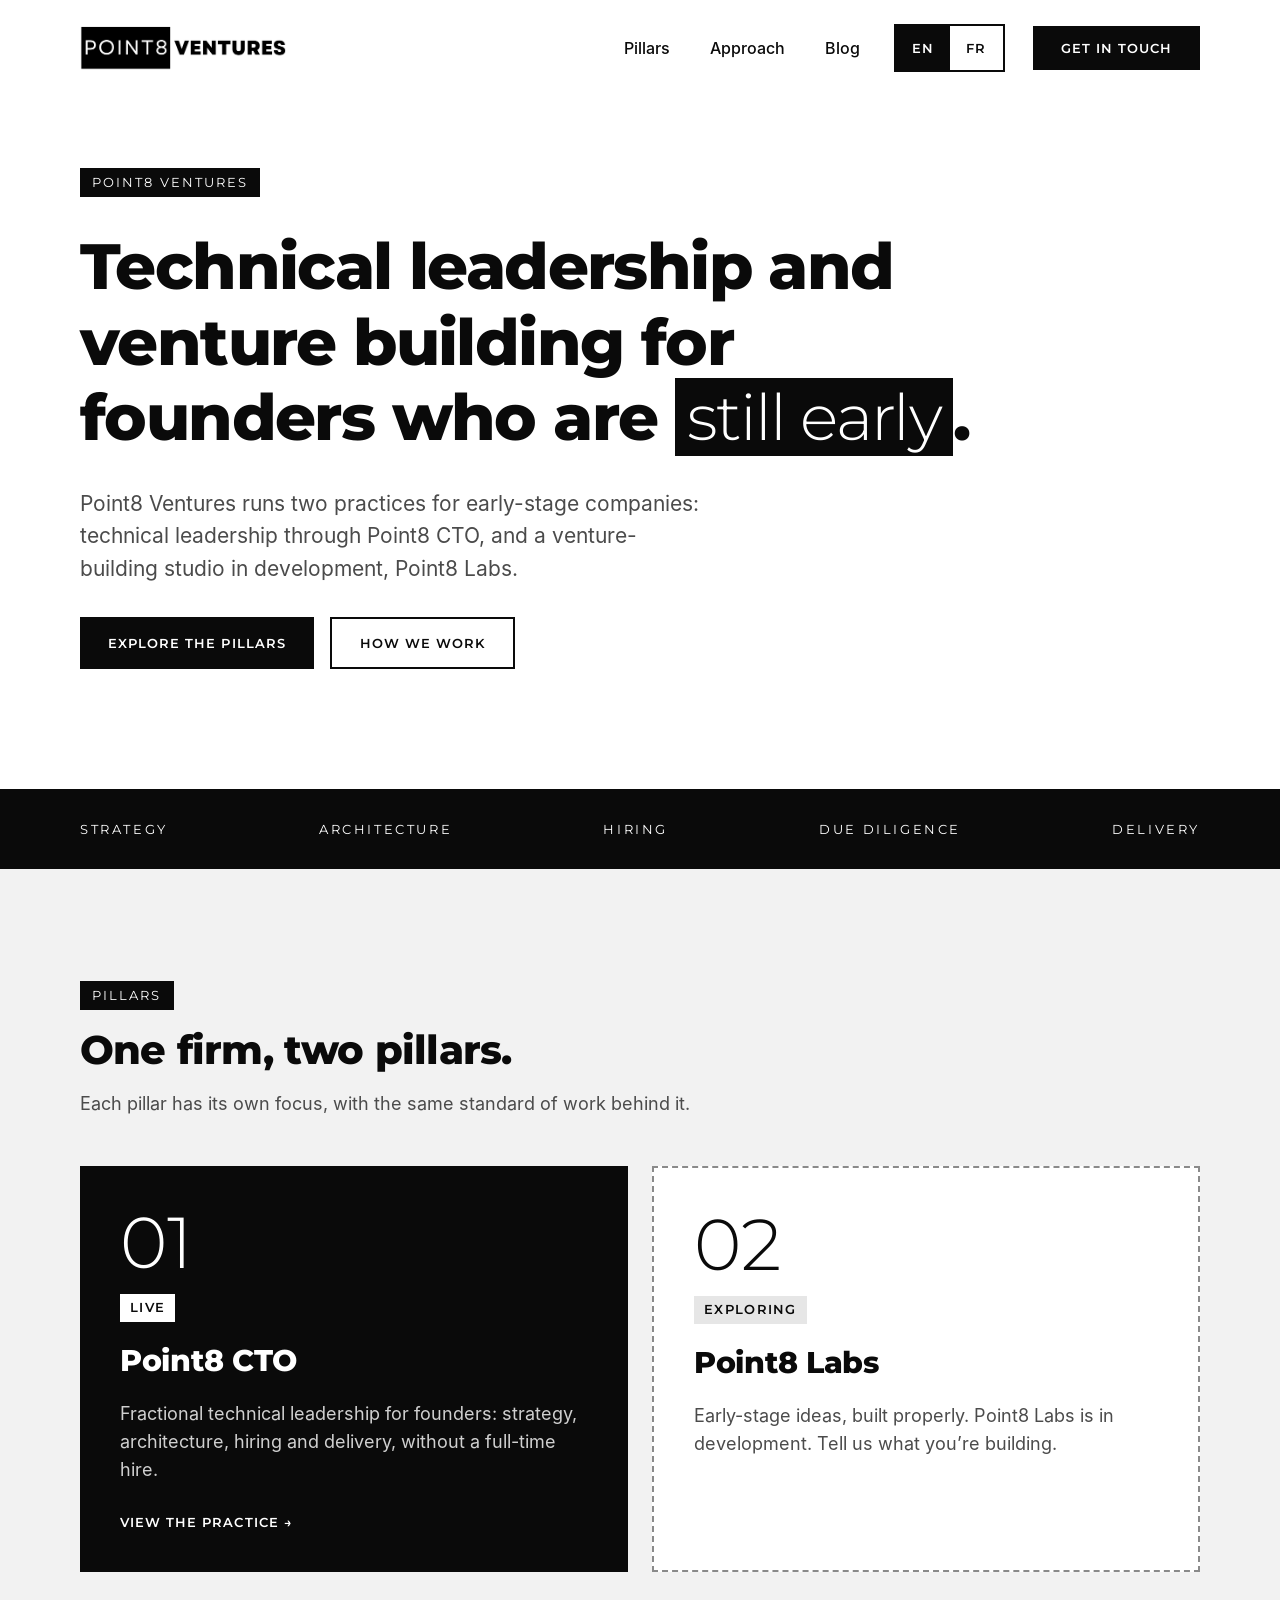
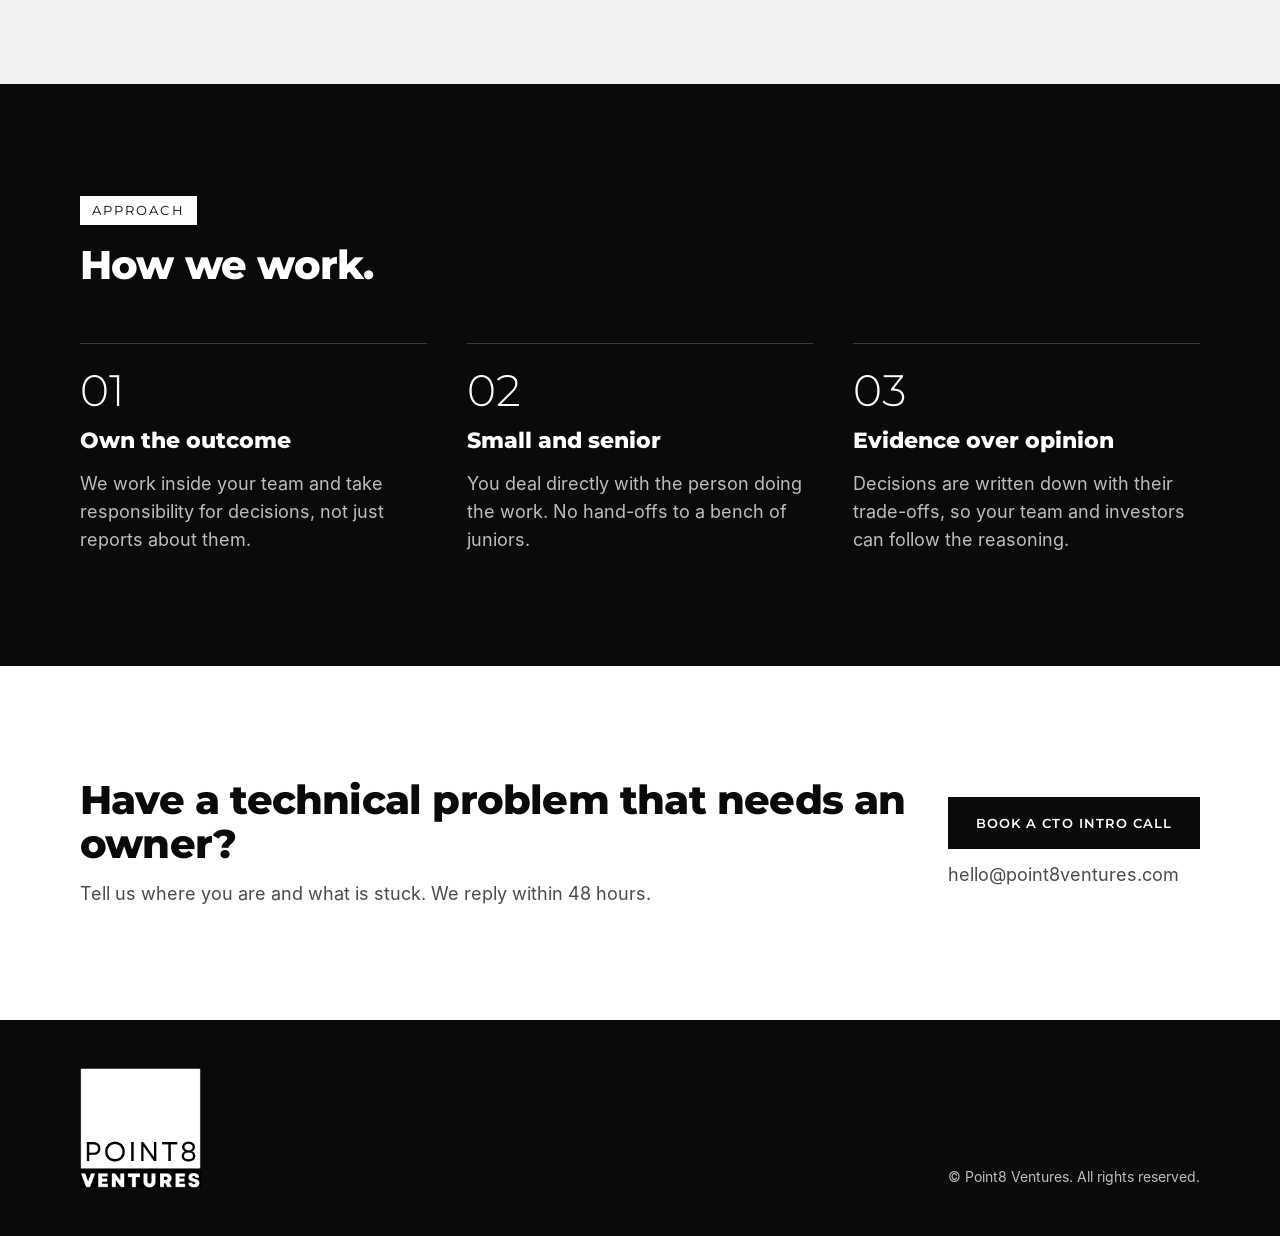
<file: index.html>
<!doctype html>
<html lang="en">
<head>
<meta charset="utf-8">
<meta name="viewport" content="width=device-width, initial-scale=1">
<title>Point8 Ventures | Technical leadership and venture building</title>
<meta name="description" content="Point8 Ventures runs two practices for early-stage companies: fractional technical leadership (Point8 CTO) and a venture-building studio in development (Point8 Labs).">
<meta name="theme-color" content="#0A0A0A">
<meta property="og:type" content="website">
<meta property="og:title" content="Point8 Ventures | Technical leadership and venture building">
<meta property="og:description" content="Point8 Ventures runs two practices for early-stage companies: fractional technical leadership (Point8 CTO) and a venture-building studio in development (Point8 Labs).">
<meta property="og:image" content="/assets/og-image.png">
<link rel="icon" type="image/png" href="/assets/favicon.png">
<link rel="apple-touch-icon" href="/assets/apple-touch-icon.png">
<link rel="stylesheet" href="/assets/site.css">
</head>
<body>
<div style="width: 100%; background: #FFFFFF; color: #0A0A0A; font-family: 'Inter', system-ui, sans-serif; font-size: 18px; line-height: 1.55">
<a class="skip" href="#main">Skip to content</a>
<header>
<!-- NAV -->
<div style="max-width: 1200px; margin: 0 auto; box-sizing: border-box; padding: 24px clamp(20px, 5vw, 40px); display: flex; flex-wrap: wrap; align-items: center; justify-content: space-between; gap: 16px">
<a href="/" style="display: block; line-height: 0"><img src="/assets/logo-horizontal.png" alt="Point8 Ventures" style="height: 44px; width: auto; display: block"></a>
<nav aria-label="Primary" style="display: flex; flex-wrap: wrap; align-items: center; gap: 28px">
<a href="#pillars" style="display: inline-flex; align-items: center; min-height: 44px; padding: 0 6px; color: #0A0A0A; text-decoration: none; font-weight: 500; font-size: 16px">Pillars</a>
<a href="#approach" style="display: inline-flex; align-items: center; min-height: 44px; padding: 0 6px; color: #0A0A0A; text-decoration: none; font-weight: 500; font-size: 16px">Approach</a>
<a href="/blog/" style="display: inline-flex; align-items: center; min-height: 44px; padding: 0 6px; color: #0A0A0A; text-decoration: none; font-weight: 500; font-size: 16px">Blog</a>
<div role="group" aria-label="Language / Langue" style="display: inline-flex; border: 2px solid #0A0A0A"><a href="/" lang="en" aria-current="page" style="display: inline-flex; align-items: center; min-height: 44px; padding: 0 16px; box-sizing: border-box; text-decoration: none; font-family: 'Montserrat', sans-serif; font-weight: 600; font-size: 13px; letter-spacing: 0.08em; background: #0A0A0A; color: #FFFFFF">EN</a><a href="/fr/" lang="fr" style="display: inline-flex; align-items: center; min-height: 44px; padding: 0 16px; box-sizing: border-box; text-decoration: none; font-family: 'Montserrat', sans-serif; font-weight: 600; font-size: 13px; letter-spacing: 0.08em; background: transparent; color: #0A0A0A">FR</a></div>
<a href="#contact" style="display: inline-flex; align-items: center; min-height: 44px; padding: 0 28px; box-sizing: border-box; text-decoration: none; font-family: 'Montserrat', sans-serif; font-weight: 600; font-size: 13px; letter-spacing: 0.08em; text-transform: uppercase; background: #0A0A0A; color: #FFFFFF">Get in touch</a>
</nav>
</div>

</header>
<main id="main"><!-- HERO -->
<div style="max-width: 1200px; margin: 0 auto; box-sizing: border-box; padding: clamp(40px, 12vw, 72px) clamp(20px, 5vw, 40px) clamp(66px, 12vw, 120px); display: flex; flex-wrap: wrap; align-items: center; gap: 56px">
<div style="flex: 1 1 520px; min-width: 0; max-width: 940px; display: flex; flex-direction: column; gap: 32px">
<span style="align-self: flex-start; display: inline-block; background: #0A0A0A; color: #FFFFFF; font-family: 'Montserrat', sans-serif; font-weight: 400; font-size: 13px; letter-spacing: 0.16em; text-transform: uppercase; padding: 8px 12px; line-height: 1">Point8 Ventures</span>
<h1 style="margin: 0; font-family: 'Montserrat', sans-serif; font-weight: 800; font-size: clamp(36px, 9vw, 64px); line-height: 1.18; letter-spacing: -0.025em">Technical leadership and venture building for founders who are <span style="background: #0A0A0A; color: #FFFFFF; font-weight: 300; padding: 0 12px; -webkit-box-decoration-break: clone; box-decoration-break: clone">still early</span>.</h1>
<p style="margin: 0; font-size: 21px; color: #4B4B4B; max-width: 620px">Point8 Ventures runs two practices for early-stage companies: technical leadership through Point8 CTO, and a venture-building studio in development, Point8 Labs.</p>
<div style="display: flex; flex-wrap: wrap; gap: 16px">
<a href="#pillars" style="display: inline-flex; align-items: center; min-height: 52px; padding: 0 28px; box-sizing: border-box; text-decoration: none; font-family: 'Montserrat', sans-serif; font-weight: 600; font-size: 13px; letter-spacing: 0.08em; text-transform: uppercase; background: #0A0A0A; color: #FFFFFF">Explore the pillars</a>
<a href="#approach" style="display: inline-flex; align-items: center; min-height: 52px; padding: 0 28px; box-sizing: border-box; text-decoration: none; font-family: 'Montserrat', sans-serif; font-weight: 600; font-size: 13px; letter-spacing: 0.08em; text-transform: uppercase; border: 2px solid #0A0A0A; color: #0A0A0A">How we work</a>
</div>
</div>
</div>

<!-- BAND -->
<div style="background: #0A0A0A; color: #FFFFFF">
<ul style="max-width: 1200px; margin: 0 auto; box-sizing: border-box; list-style: none; padding: 30px clamp(20px, 5vw, 40px); display: flex; flex-wrap: wrap; justify-content: space-between; gap: 14px 36px; font-family: 'Montserrat', sans-serif; font-weight: 400; font-size: 13px; letter-spacing: 0.2em; text-transform: uppercase">
<li>Strategy</li><li>Architecture</li><li>Hiring</li><li>Due diligence</li><li>Delivery</li>
</ul>
</div>

<!-- PILLARS -->
<div id="pillars" style="background: #F2F2F2">
<div style="max-width: 1200px; margin: 0 auto; box-sizing: border-box; padding: clamp(62px, 12vw, 112px) clamp(20px, 5vw, 40px); display: flex; flex-direction: column; gap: 48px">
<div style="display: flex; flex-direction: column; gap: 18px; max-width: 640px">
<span style="align-self: flex-start; display: inline-block; background: #0A0A0A; color: #FFFFFF; font-family: 'Montserrat', sans-serif; font-weight: 400; font-size: 13px; letter-spacing: 0.16em; text-transform: uppercase; padding: 8px 12px; line-height: 1">Pillars</span>
<h2 style="margin: 0; font-family: 'Montserrat', sans-serif; font-weight: 800; font-size: clamp(28px, 6.5vw, 40px); line-height: 1.1; letter-spacing: -0.02em; color: #0A0A0A">One firm, two pillars.</h2>
<p style="margin: 0; color: #4B4B4B">Each pillar has its own focus, with the same standard of work behind it.</p>
</div>
<div style="display: flex; flex-wrap: wrap; gap: 24px">
<a href="/cto/" style="flex: 1 1 440px; min-width: 0; box-sizing: border-box; display: flex; flex-direction: column; gap: 16px; padding: clamp(24px, 6vw, 40px); background: #0A0A0A; color: #FFFFFF; text-decoration: none">
<span aria-hidden="true" style="font-family: 'Montserrat', sans-serif; font-weight: 300; font-size: clamp(48px, 12vw, 72px); line-height: 1">01</span>
<span style="align-self: flex-start; display: inline-block; background: #FFFFFF; color: #0A0A0A; font-family: 'Montserrat', sans-serif; font-weight: 600; font-size: 13px; letter-spacing: 0.1em; text-transform: uppercase; padding: 6px 10px; line-height: 1.2">Live</span>
<span style="font-family: 'Montserrat', sans-serif; font-weight: 800; font-size: 30px; letter-spacing: -0.01em">Point8 CTO</span>
<span style="color: #D0D0D0">Fractional technical leadership for founders: strategy, architecture, hiring and delivery, without a full-time hire.</span>
<span style="margin-top: auto; padding-top: 12px; font-family: 'Montserrat', sans-serif; font-weight: 600; font-size: 13px; letter-spacing: 0.08em; text-transform: uppercase">View the practice →</span>
</a>
<div style="flex: 1 1 440px; min-width: 0; box-sizing: border-box; display: flex; flex-direction: column; gap: 16px; padding: clamp(24px, 6vw, 40px); background: #FFFFFF; border: 2px dashed #8A8A8A">
<span aria-hidden="true" style="font-family: 'Montserrat', sans-serif; font-weight: 300; font-size: clamp(48px, 12vw, 72px); line-height: 1">02</span>
<span style="align-self: flex-start; display: inline-block; background: #E6E6E6; color: #0A0A0A; font-family: 'Montserrat', sans-serif; font-weight: 600; font-size: 13px; letter-spacing: 0.1em; text-transform: uppercase; padding: 6px 10px; line-height: 1.2">Exploring</span>
<span style="font-family: 'Montserrat', sans-serif; font-weight: 800; font-size: 30px; letter-spacing: -0.01em">Point8 Labs</span>
<span style="color: #4B4B4B">Early-stage ideas, built properly. Point8 Labs is in development. Tell us what you’re building.</span>
</div>
</div>
</div>
</div>

<!-- APPROACH -->
<div id="approach" style="background: #0A0A0A; color: #FFFFFF">
<div style="max-width: 1200px; margin: 0 auto; box-sizing: border-box; padding: clamp(62px, 12vw, 112px) clamp(20px, 5vw, 40px); display: flex; flex-direction: column; gap: 56px">
<div style="display: flex; flex-direction: column; gap: 18px; max-width: 640px">
<span style="align-self: flex-start; display: inline-block; background: #FFFFFF; color: #0A0A0A; font-family: 'Montserrat', sans-serif; font-weight: 400; font-size: 13px; letter-spacing: 0.16em; text-transform: uppercase; padding: 8px 12px; line-height: 1">Approach</span>
<h2 style="margin: 0; font-family: 'Montserrat', sans-serif; font-weight: 800; font-size: clamp(28px, 6.5vw, 40px); line-height: 1.1; letter-spacing: -0.02em; color: #FFFFFF">How we work.</h2>
</div>
<div style="display: flex; flex-wrap: wrap; gap: 40px">
<div style="flex: 1 1 280px; min-width: 0; display: flex; flex-direction: column; gap: 12px; border-top: 1px solid #3A3A3A; padding-top: 24px">
<span aria-hidden="true" style="font-family: 'Montserrat', sans-serif; font-weight: 300; font-size: clamp(34px, 8vw, 44px); line-height: 1; color: #FFFFFF">01</span>
<span style="font-family: 'Montserrat', sans-serif; font-weight: 800; font-size: 22px; color: #FFFFFF">Own the outcome</span>
<span style="color: #BDBDBD">We work inside your team and take responsibility for decisions, not just reports about them.</span>
</div>
<div style="flex: 1 1 280px; min-width: 0; display: flex; flex-direction: column; gap: 12px; border-top: 1px solid #3A3A3A; padding-top: 24px">
<span aria-hidden="true" style="font-family: 'Montserrat', sans-serif; font-weight: 300; font-size: clamp(34px, 8vw, 44px); line-height: 1; color: #FFFFFF">02</span>
<span style="font-family: 'Montserrat', sans-serif; font-weight: 800; font-size: 22px; color: #FFFFFF">Small and senior</span>
<span style="color: #BDBDBD">You deal directly with the person doing the work. No hand-offs to a bench of juniors.</span>
</div>
<div style="flex: 1 1 280px; min-width: 0; display: flex; flex-direction: column; gap: 12px; border-top: 1px solid #3A3A3A; padding-top: 24px">
<span aria-hidden="true" style="font-family: 'Montserrat', sans-serif; font-weight: 300; font-size: clamp(34px, 8vw, 44px); line-height: 1; color: #FFFFFF">03</span>
<span style="font-family: 'Montserrat', sans-serif; font-weight: 800; font-size: 22px; color: #FFFFFF">Evidence over opinion</span>
<span style="color: #BDBDBD">Decisions are written down with their trade-offs, so your team and investors can follow the reasoning.</span>
</div>
</div>
</div>
</div>

<!-- CONTACT -->
<div id="contact" style="max-width: 1200px; margin: 0 auto; box-sizing: border-box; padding: clamp(62px, 12vw, 112px) clamp(20px, 5vw, 40px); display: flex; flex-wrap: wrap; align-items: center; justify-content: space-between; gap: 32px">
<div style="flex: 1 1 480px; min-width: 0; display: flex; flex-direction: column; gap: 14px">
<h2 style="margin: 0; font-family: 'Montserrat', sans-serif; font-weight: 800; font-size: clamp(28px, 6.5vw, 40px); line-height: 1.1; letter-spacing: -0.02em; color: #0A0A0A">Have a technical problem that needs an owner?</h2>
<p style="margin: 0; color: #4B4B4B">Tell us where you are and what is stuck. We reply within 48 hours.</p>
</div>
<div style="display: flex; flex-direction: column; gap: 12px; align-items: flex-start">
<a href="https://calendar.app.google/M366KqrWx67xcpdGA" style="display: inline-flex; align-items: center; min-height: 52px; padding: 0 28px; box-sizing: border-box; text-decoration: none; font-family: 'Montserrat', sans-serif; font-weight: 600; font-size: 13px; letter-spacing: 0.08em; text-transform: uppercase; background: #0A0A0A; color: #FFFFFF">Book a CTO intro call</a>
<span style="color: #4B4B4B">hello@point8ventures.com</span>
</div>
</div>

</main>
<footer><!-- FOOTER -->
<div style="background: #0A0A0A; color: #BDBDBD">
<div style="max-width: 1200px; margin: 0 auto; box-sizing: border-box; padding: 48px clamp(20px, 5vw, 40px); display: flex; flex-wrap: wrap; align-items: flex-end; justify-content: space-between; gap: 24px; font-size: 14px">
<img src="/assets/logo-stacked.png" alt="Point8 Ventures" style="height: 120px; width: auto; display: block; filter: invert(1)">
<div style="display: flex; flex-direction: column; gap: 6px; text-align: right">
<span>© Point8 Ventures. All rights reserved.</span>
<!-- <span>[YOUR CITY] · [LINKEDIN URL]</span> -->
</div>
</div>
</div>
</footer>
</div>
</body>
</html>
</file>
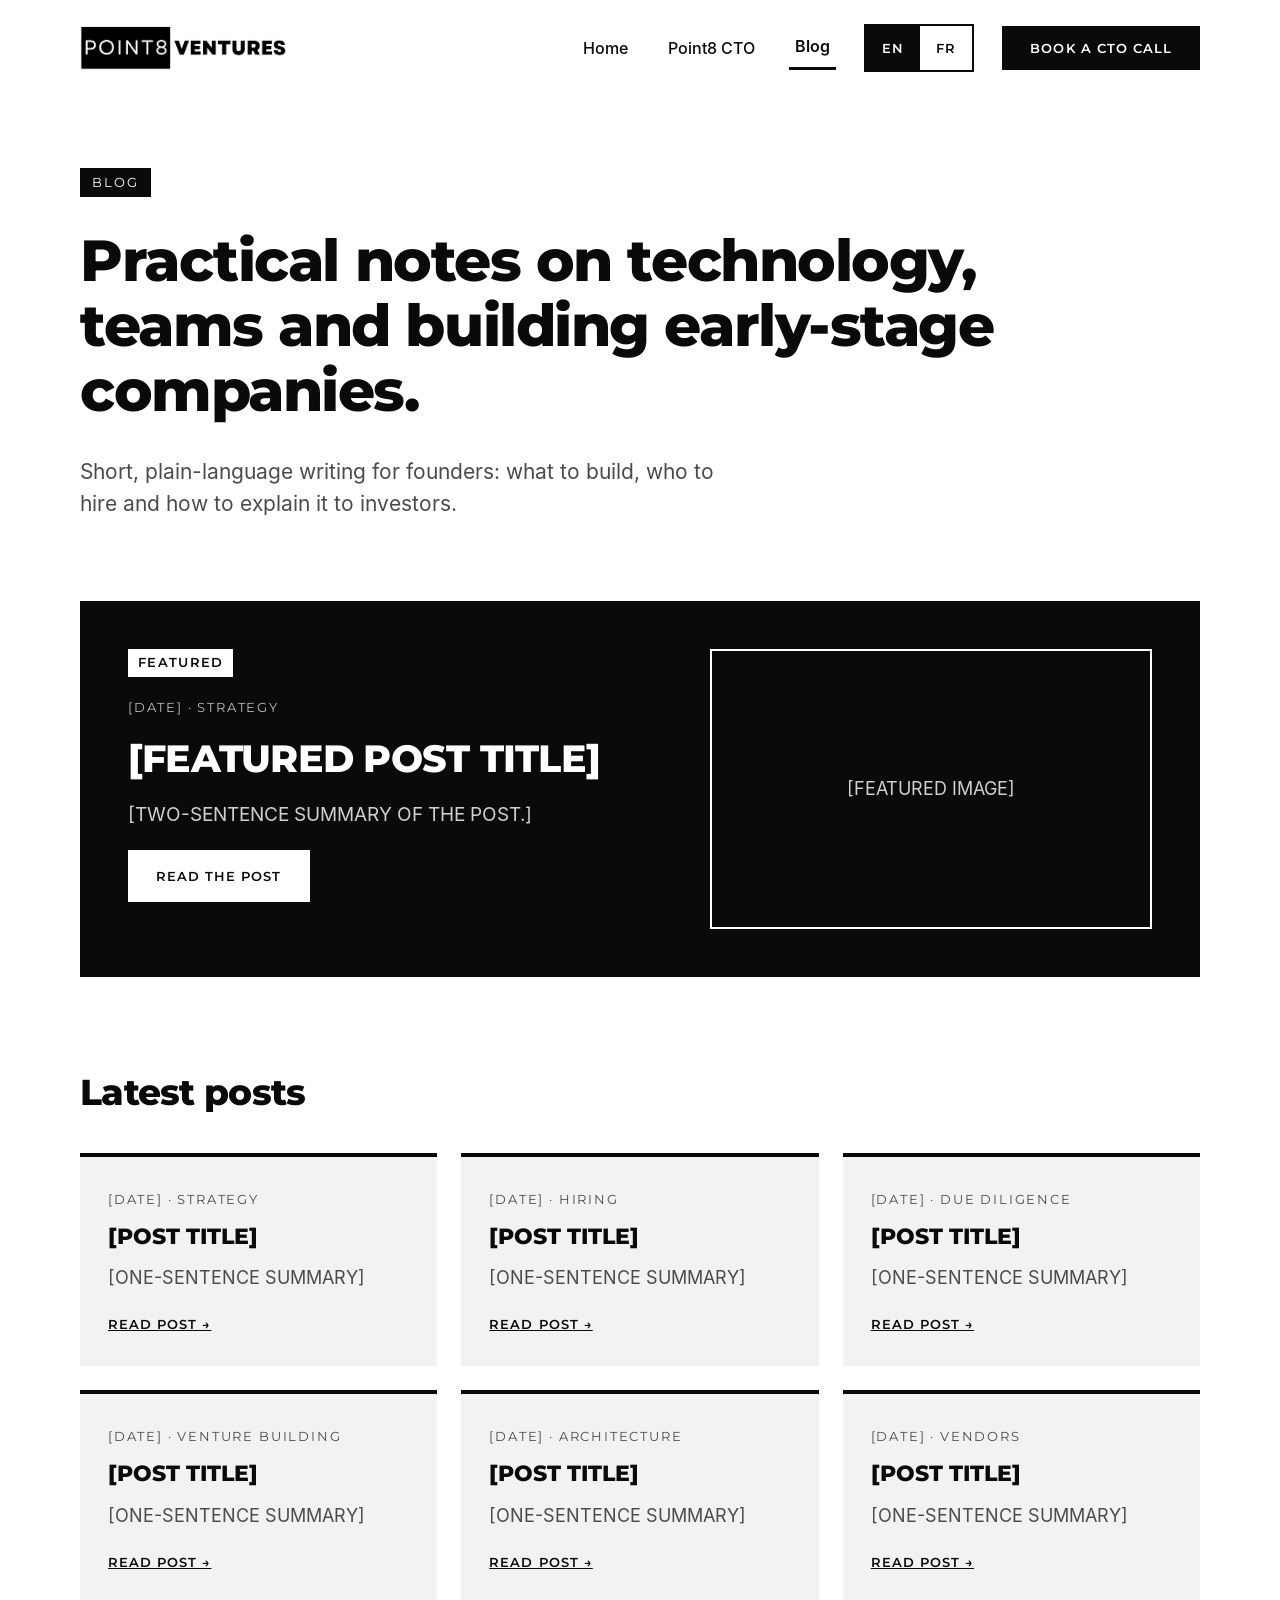
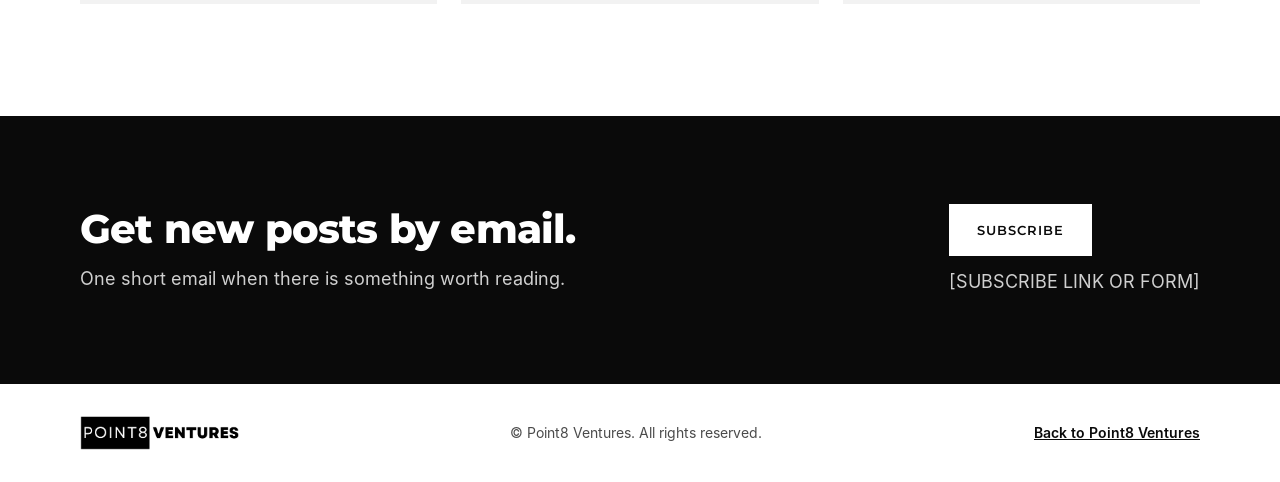
<file: blog/index.html>
<!doctype html>
<html lang="en">
<head>
<meta charset="utf-8">
<meta name="viewport" content="width=device-width, initial-scale=1">
<title>Blog | Point8 Ventures</title>
<meta name="description" content="Practical notes on technology, teams and building early-stage companies, for founders.">
<meta name="theme-color" content="#0A0A0A">
<meta property="og:type" content="website">
<meta property="og:title" content="Blog | Point8 Ventures">
<meta property="og:description" content="Practical notes on technology, teams and building early-stage companies, for founders.">
<meta property="og:image" content="/assets/og-image.png">
<link rel="icon" type="image/png" href="/assets/favicon.png">
<link rel="apple-touch-icon" href="/assets/apple-touch-icon.png">
<link rel="stylesheet" href="/assets/site.css">
</head>
<body>
<div style="width: 100%; background: #FFFFFF; color: #0A0A0A; font-family: 'Inter', system-ui, sans-serif; font-size: 18px; line-height: 1.55">
<a class="skip" href="#main">Skip to content</a>
<header>
<!-- NAV -->
<div style="max-width: 1200px; margin: 0 auto; box-sizing: border-box; padding: 24px clamp(20px, 5vw, 40px); display: flex; flex-wrap: wrap; align-items: center; justify-content: space-between; gap: 16px">
<a href="/" style="display: block; line-height: 0"><img src="/assets/logo-horizontal.png" alt="Point8 Ventures" style="height: 44px; width: auto; display: block"></a>
<nav aria-label="Primary" style="display: flex; flex-wrap: wrap; align-items: center; gap: 28px">
<a href="/" style="display: inline-flex; align-items: center; min-height: 44px; padding: 0 6px; color: #0A0A0A; text-decoration: none; font-weight: 500; font-size: 16px">Home</a>
<a href="/cto/" style="display: inline-flex; align-items: center; min-height: 44px; padding: 0 6px; color: #0A0A0A; text-decoration: none; font-weight: 500; font-size: 16px">Point8 CTO</a>
<a href="/blog/" aria-current="page" style="display: inline-flex; align-items: center; min-height: 44px; padding: 0 6px; color: #0A0A0A; text-decoration: none; font-weight: 600; font-size: 16px; border-bottom: 3px solid #0A0A0A; box-sizing: border-box">Blog</a>
<div role="group" aria-label="Language / Langue" style="display: inline-flex; border: 2px solid #0A0A0A"><a href="/blog/" lang="en" aria-current="page" style="display: inline-flex; align-items: center; min-height: 44px; padding: 0 16px; box-sizing: border-box; text-decoration: none; font-family: 'Montserrat', sans-serif; font-weight: 600; font-size: 13px; letter-spacing: 0.08em; background: #0A0A0A; color: #FFFFFF">EN</a><a href="/fr/blog/" lang="fr" style="display: inline-flex; align-items: center; min-height: 44px; padding: 0 16px; box-sizing: border-box; text-decoration: none; font-family: 'Montserrat', sans-serif; font-weight: 600; font-size: 13px; letter-spacing: 0.08em; background: transparent; color: #0A0A0A">FR</a></div>
<a href="/cto/" style="display: inline-flex; align-items: center; min-height: 44px; padding: 0 28px; box-sizing: border-box; text-decoration: none; font-family: 'Montserrat', sans-serif; font-weight: 600; font-size: 13px; letter-spacing: 0.08em; text-transform: uppercase; background: #0A0A0A; color: #FFFFFF">Book a CTO call</a>
</nav>
</div>

</header>
<main id="main"><!-- HERO -->
<div style="max-width: 1200px; margin: 0 auto; box-sizing: border-box; padding: clamp(40px, 12vw, 72px) clamp(20px, 5vw, 40px) clamp(44px, 12vw, 80px); display: flex; flex-direction: column; gap: 32px; max-width: 1200px">
<span style="align-self: flex-start; display: inline-block; background: #0A0A0A; color: #FFFFFF; font-family: 'Montserrat', sans-serif; font-weight: 400; font-size: 13px; letter-spacing: 0.16em; text-transform: uppercase; padding: 8px 12px; line-height: 1">Blog</span>
<h1 style="margin: 0; font-family: 'Montserrat', sans-serif; font-weight: 800; font-size: clamp(34px, 8.5vw, 58px); line-height: 1.12; letter-spacing: -0.025em; max-width: 920px">Practical notes on technology, teams and building early-stage companies.</h1>
<p style="margin: 0; font-size: 21px; color: #4B4B4B; max-width: 640px">Short, plain-language writing for founders: what to build, who to hire and how to explain it to investors.</p>
</div>

<!-- FEATURED -->
<div style="max-width: 1200px; margin: 0 auto; box-sizing: border-box; padding: 0 40px 96px">
<article style="box-sizing: border-box; display: flex; flex-wrap: wrap; gap: 40px; padding: clamp(24px, 6vw, 48px); background: #0A0A0A; color: #FFFFFF">
<div style="flex: 1 1 420px; min-width: 0; display: flex; flex-direction: column; gap: 20px">
<span style="align-self: flex-start; display: inline-block; background: #FFFFFF; color: #0A0A0A; font-family: 'Montserrat', sans-serif; font-weight: 600; font-size: 13px; letter-spacing: 0.1em; text-transform: uppercase; padding: 6px 10px; line-height: 1.2">Featured</span>
<p style="margin: 0; font-family: 'Montserrat', sans-serif; font-weight: 400; font-size: 13px; letter-spacing: 0.14em; text-transform: uppercase; color: #BDBDBD">[DATE] · Strategy</p>
<h2 style="margin: 0; font-family: 'Montserrat', sans-serif; font-weight: 800; font-size: clamp(28px, 6.5vw, 38px); line-height: 1.15; letter-spacing: -0.02em"><a href="#posts" style="color: #FFFFFF; text-decoration: none">[FEATURED POST TITLE]</a></h2>
<p style="margin: 0; color: #D0D0D0; font-size: 19px">[TWO-SENTENCE SUMMARY OF THE POST.]</p>
<div><a href="#posts" style="display: inline-flex; align-items: center; min-height: 52px; padding: 0 28px; box-sizing: border-box; text-decoration: none; font-family: 'Montserrat', sans-serif; font-weight: 600; font-size: 13px; letter-spacing: 0.08em; text-transform: uppercase; background: #FFFFFF; color: #0A0A0A">Read the post</a></div>
</div>
<div role="img" aria-label="Placeholder for the featured post image" style="flex: 1 1 320px; min-width: 240px; min-height: 280px; box-sizing: border-box; display: flex; align-items: center; justify-content: center; border: 2px solid #FFFFFF; color: #D0D0D0; text-align: center; padding: 24px">[FEATURED IMAGE]</div>
</article>
</div>

<!-- POSTS -->
<div id="posts" style="background: #FFFFFF">
<div style="max-width: 1200px; margin: 0 auto; box-sizing: border-box; padding: 0 clamp(20px, 5vw, 40px) clamp(62px, 12vw, 112px); display: flex; flex-direction: column; gap: 40px">
<h2 style="margin: 0; font-family: 'Montserrat', sans-serif; font-weight: 800; font-size: clamp(28px, 6vw, 36px); line-height: 1.1; letter-spacing: -0.02em; color: #0A0A0A">Latest posts</h2>
<div style="display: flex; flex-wrap: wrap; gap: 24px">
<article style="flex: 1 1 320px; min-width: 0; box-sizing: border-box; display: flex; flex-direction: column; gap: 14px; padding: 32px 28px; background: #F2F2F2; border-top: 4px solid #0A0A0A">
<p style="margin: 0; font-family: 'Montserrat', sans-serif; font-weight: 400; font-size: 13px; letter-spacing: 0.14em; text-transform: uppercase; color: #4B4B4B">[DATE] · Strategy</p>
<h3 style="margin: 0; font-family: 'Montserrat', sans-serif; font-weight: 800; font-size: 22px; line-height: 1.25"><a href="#posts" style="color: #0A0A0A; text-decoration: none">[POST TITLE]</a></h3>
<p style="margin: 0; color: #4B4B4B">[ONE-SENTENCE SUMMARY]</p>
<a href="#posts" style="margin-top: auto; padding-top: 8px; align-self: flex-start; color: #0A0A0A; font-family: 'Montserrat', sans-serif; font-weight: 600; font-size: 13px; letter-spacing: 0.08em; text-transform: uppercase">Read post →</a>
</article><article style="flex: 1 1 320px; min-width: 0; box-sizing: border-box; display: flex; flex-direction: column; gap: 14px; padding: 32px 28px; background: #F2F2F2; border-top: 4px solid #0A0A0A">
<p style="margin: 0; font-family: 'Montserrat', sans-serif; font-weight: 400; font-size: 13px; letter-spacing: 0.14em; text-transform: uppercase; color: #4B4B4B">[DATE] · Hiring</p>
<h3 style="margin: 0; font-family: 'Montserrat', sans-serif; font-weight: 800; font-size: 22px; line-height: 1.25"><a href="#posts" style="color: #0A0A0A; text-decoration: none">[POST TITLE]</a></h3>
<p style="margin: 0; color: #4B4B4B">[ONE-SENTENCE SUMMARY]</p>
<a href="#posts" style="margin-top: auto; padding-top: 8px; align-self: flex-start; color: #0A0A0A; font-family: 'Montserrat', sans-serif; font-weight: 600; font-size: 13px; letter-spacing: 0.08em; text-transform: uppercase">Read post →</a>
</article><article style="flex: 1 1 320px; min-width: 0; box-sizing: border-box; display: flex; flex-direction: column; gap: 14px; padding: 32px 28px; background: #F2F2F2; border-top: 4px solid #0A0A0A">
<p style="margin: 0; font-family: 'Montserrat', sans-serif; font-weight: 400; font-size: 13px; letter-spacing: 0.14em; text-transform: uppercase; color: #4B4B4B">[DATE] · Due diligence</p>
<h3 style="margin: 0; font-family: 'Montserrat', sans-serif; font-weight: 800; font-size: 22px; line-height: 1.25"><a href="#posts" style="color: #0A0A0A; text-decoration: none">[POST TITLE]</a></h3>
<p style="margin: 0; color: #4B4B4B">[ONE-SENTENCE SUMMARY]</p>
<a href="#posts" style="margin-top: auto; padding-top: 8px; align-self: flex-start; color: #0A0A0A; font-family: 'Montserrat', sans-serif; font-weight: 600; font-size: 13px; letter-spacing: 0.08em; text-transform: uppercase">Read post →</a>
</article><article style="flex: 1 1 320px; min-width: 0; box-sizing: border-box; display: flex; flex-direction: column; gap: 14px; padding: 32px 28px; background: #F2F2F2; border-top: 4px solid #0A0A0A">
<p style="margin: 0; font-family: 'Montserrat', sans-serif; font-weight: 400; font-size: 13px; letter-spacing: 0.14em; text-transform: uppercase; color: #4B4B4B">[DATE] · Venture building</p>
<h3 style="margin: 0; font-family: 'Montserrat', sans-serif; font-weight: 800; font-size: 22px; line-height: 1.25"><a href="#posts" style="color: #0A0A0A; text-decoration: none">[POST TITLE]</a></h3>
<p style="margin: 0; color: #4B4B4B">[ONE-SENTENCE SUMMARY]</p>
<a href="#posts" style="margin-top: auto; padding-top: 8px; align-self: flex-start; color: #0A0A0A; font-family: 'Montserrat', sans-serif; font-weight: 600; font-size: 13px; letter-spacing: 0.08em; text-transform: uppercase">Read post →</a>
</article><article style="flex: 1 1 320px; min-width: 0; box-sizing: border-box; display: flex; flex-direction: column; gap: 14px; padding: 32px 28px; background: #F2F2F2; border-top: 4px solid #0A0A0A">
<p style="margin: 0; font-family: 'Montserrat', sans-serif; font-weight: 400; font-size: 13px; letter-spacing: 0.14em; text-transform: uppercase; color: #4B4B4B">[DATE] · Architecture</p>
<h3 style="margin: 0; font-family: 'Montserrat', sans-serif; font-weight: 800; font-size: 22px; line-height: 1.25"><a href="#posts" style="color: #0A0A0A; text-decoration: none">[POST TITLE]</a></h3>
<p style="margin: 0; color: #4B4B4B">[ONE-SENTENCE SUMMARY]</p>
<a href="#posts" style="margin-top: auto; padding-top: 8px; align-self: flex-start; color: #0A0A0A; font-family: 'Montserrat', sans-serif; font-weight: 600; font-size: 13px; letter-spacing: 0.08em; text-transform: uppercase">Read post →</a>
</article><article style="flex: 1 1 320px; min-width: 0; box-sizing: border-box; display: flex; flex-direction: column; gap: 14px; padding: 32px 28px; background: #F2F2F2; border-top: 4px solid #0A0A0A">
<p style="margin: 0; font-family: 'Montserrat', sans-serif; font-weight: 400; font-size: 13px; letter-spacing: 0.14em; text-transform: uppercase; color: #4B4B4B">[DATE] · Vendors</p>
<h3 style="margin: 0; font-family: 'Montserrat', sans-serif; font-weight: 800; font-size: 22px; line-height: 1.25"><a href="#posts" style="color: #0A0A0A; text-decoration: none">[POST TITLE]</a></h3>
<p style="margin: 0; color: #4B4B4B">[ONE-SENTENCE SUMMARY]</p>
<a href="#posts" style="margin-top: auto; padding-top: 8px; align-self: flex-start; color: #0A0A0A; font-family: 'Montserrat', sans-serif; font-weight: 600; font-size: 13px; letter-spacing: 0.08em; text-transform: uppercase">Read post →</a>
</article>
</div>
</div>
</div>

<!-- SUBSCRIBE -->
<div id="subscribe" style="background: #0A0A0A; color: #FFFFFF">
<div style="max-width: 1200px; margin: 0 auto; box-sizing: border-box; padding: clamp(48px, 12vw, 88px) clamp(20px, 5vw, 40px); display: flex; flex-wrap: wrap; align-items: center; justify-content: space-between; gap: 32px">
<div style="flex: 1 1 480px; min-width: 0; display: flex; flex-direction: column; gap: 14px">
<h2 style="margin: 0; font-family: 'Montserrat', sans-serif; font-weight: 800; font-size: clamp(28px, 6.5vw, 40px); line-height: 1.1; letter-spacing: -0.02em; color: #FFFFFF">Get new posts by email.</h2>
<p style="margin: 0; color: #D0D0D0">One short email when there is something worth reading.</p>
</div>
<div style="display: flex; flex-direction: column; gap: 12px; align-items: flex-start">
<a href="#subscribe" style="display: inline-flex; align-items: center; min-height: 52px; padding: 0 28px; box-sizing: border-box; text-decoration: none; font-family: 'Montserrat', sans-serif; font-weight: 600; font-size: 13px; letter-spacing: 0.08em; text-transform: uppercase; background: #FFFFFF; color: #0A0A0A">Subscribe</a>
<span style="color: #D0D0D0">[SUBSCRIBE LINK OR FORM]</span>
</div>
</div>
</div>

</main>
<footer><!-- FOOTER -->
<div style="max-width: 1200px; margin: 0 auto; box-sizing: border-box; padding: 32px clamp(20px, 5vw, 40px); display: flex; flex-wrap: wrap; align-items: center; justify-content: space-between; gap: 16px; color: #4B4B4B; font-size: 14px">
<a href="/" style="display: block; line-height: 0"><img src="/assets/logo-horizontal.png" alt="Point8 Ventures" style="height: 34px; width: auto; display: block"></a>
<span>© Point8 Ventures. All rights reserved.</span>
<a href="/" style="color: #0A0A0A; font-weight: 600">Back to Point8 Ventures</a>
</div>
</footer>
</div>
</body>
</html>
</file>
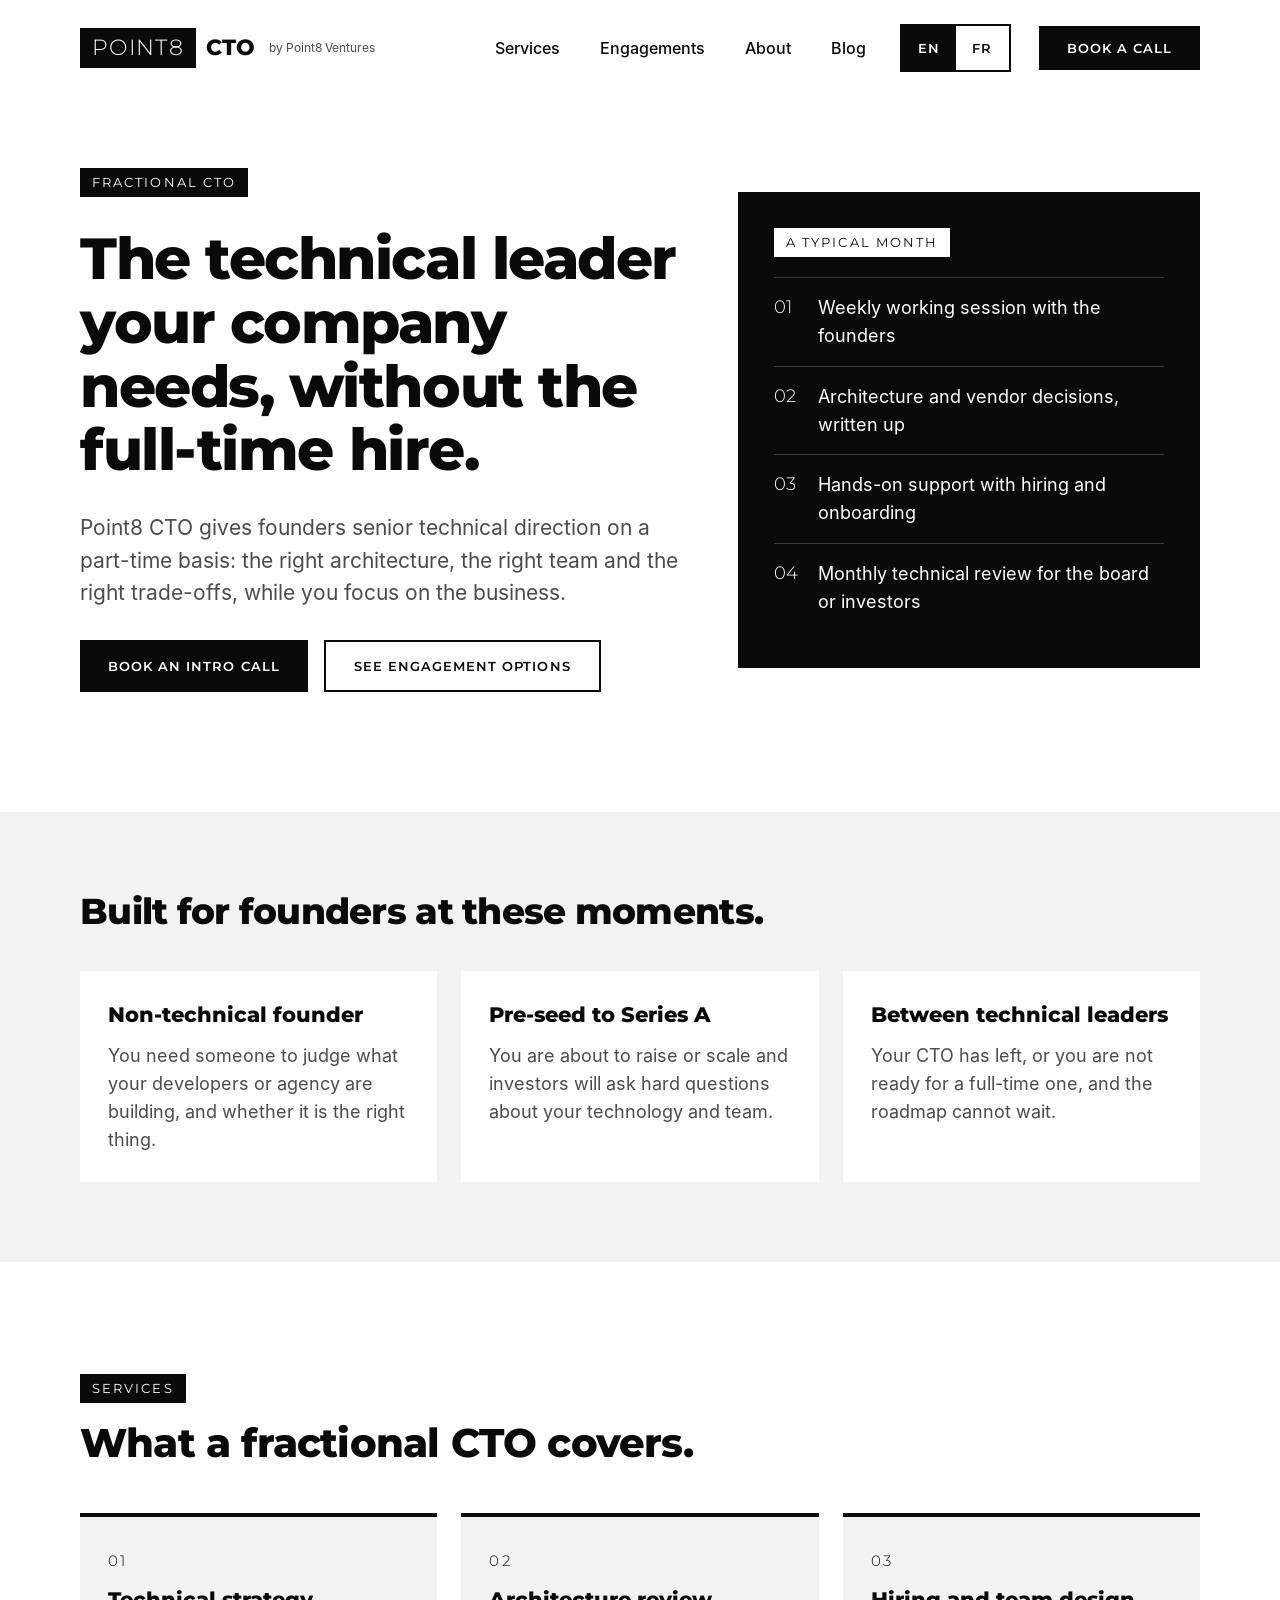
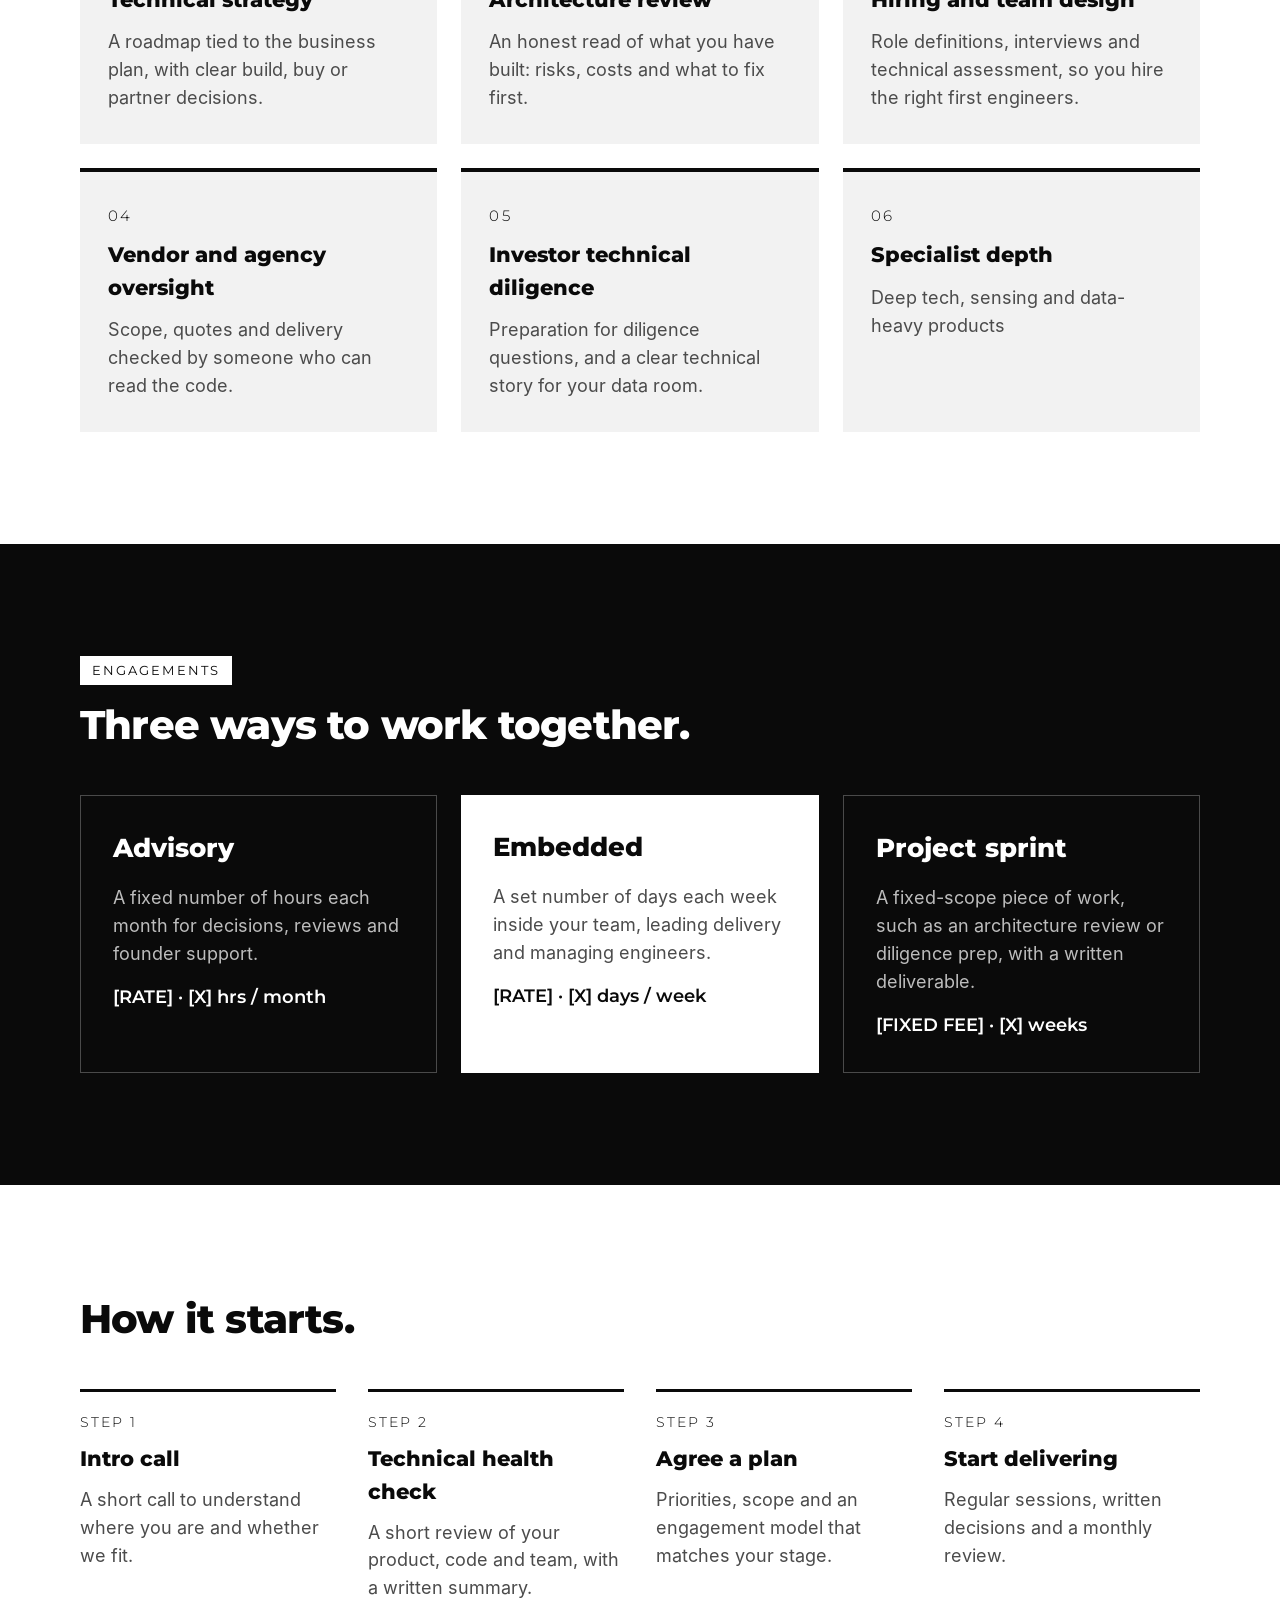
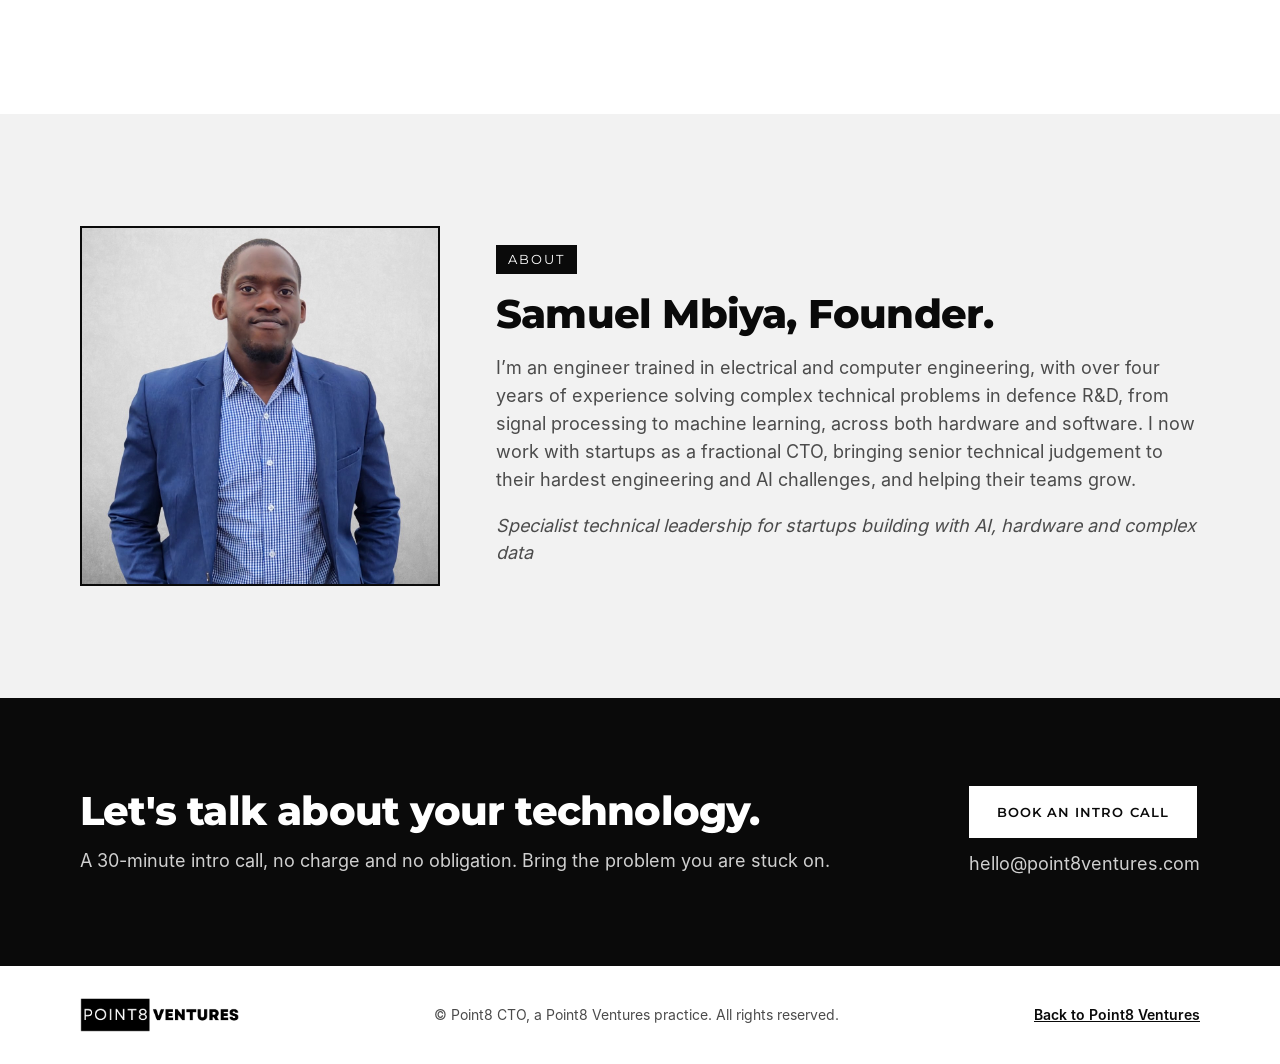
<file: cto/index.html>
<!doctype html>
<html lang="en">
<head>
<meta charset="utf-8">
<meta name="viewport" content="width=device-width, initial-scale=1">
<title>Point8 CTO | Fractional CTO for early-stage founders</title>
<meta name="description" content="Senior technical direction on a part-time basis: strategy, architecture review, hiring, vendor oversight and investor technical diligence.">
<meta name="theme-color" content="#0A0A0A">
<meta property="og:type" content="website">
<meta property="og:title" content="Point8 CTO | Fractional CTO for early-stage founders">
<meta property="og:description" content="Senior technical direction on a part-time basis: strategy, architecture review, hiring, vendor oversight and investor technical diligence.">
<meta property="og:image" content="/assets/og-image.png">
<link rel="icon" type="image/png" href="/assets/favicon.png">
<link rel="apple-touch-icon" href="/assets/apple-touch-icon.png">
<link rel="stylesheet" href="/assets/site.css">
</head>
<body>
<div style="width: 100%; background: #FFFFFF; color: #0A0A0A; font-family: 'Inter', system-ui, sans-serif; font-size: 18px; line-height: 1.55">
<a class="skip" href="#main">Skip to content</a>
<header>
<!-- NAV -->
<div style="max-width: 1200px; margin: 0 auto; box-sizing: border-box; padding: 24px clamp(20px, 5vw, 40px); display: flex; flex-wrap: wrap; align-items: center; justify-content: space-between; gap: 16px">
<a href="/" aria-label="Point8 CTO, by Point8 Ventures" style="display: flex; align-items: center; gap: 14px; text-decoration: none; color: #0A0A0A">
<span style="display: inline-flex; align-items: center; gap: 10px"><span style="background: #0A0A0A; color: #FFFFFF; font-family: 'Montserrat', sans-serif; font-weight: 300; font-size: 22px; letter-spacing: 0.06em; padding: 9px 12px; line-height: 1">POINT8</span><span style="font-family: 'Montserrat', sans-serif; font-weight: 800; font-size: 22px; line-height: 1">CTO</span></span>
<span style="font-size: 12px; color: #4B4B4B">by Point8 Ventures</span>
</a>
<nav aria-label="Primary" style="display: flex; flex-wrap: wrap; align-items: center; gap: 28px">
<a href="#services" style="display: inline-flex; align-items: center; min-height: 44px; padding: 0 6px; color: #0A0A0A; text-decoration: none; font-weight: 500; font-size: 16px">Services</a>
<a href="#engagements" style="display: inline-flex; align-items: center; min-height: 44px; padding: 0 6px; color: #0A0A0A; text-decoration: none; font-weight: 500; font-size: 16px">Engagements</a>
<a href="#about" style="display: inline-flex; align-items: center; min-height: 44px; padding: 0 6px; color: #0A0A0A; text-decoration: none; font-weight: 500; font-size: 16px">About</a>
<a href="/blog/" style="display: inline-flex; align-items: center; min-height: 44px; padding: 0 6px; color: #0A0A0A; text-decoration: none; font-weight: 500; font-size: 16px">Blog</a>
<div role="group" aria-label="Language / Langue" style="display: inline-flex; border: 2px solid #0A0A0A"><a href="/cto/" lang="en" aria-current="page" style="display: inline-flex; align-items: center; min-height: 44px; padding: 0 16px; box-sizing: border-box; text-decoration: none; font-family: 'Montserrat', sans-serif; font-weight: 600; font-size: 13px; letter-spacing: 0.08em; background: #0A0A0A; color: #FFFFFF">EN</a><a href="/fr/cto/" lang="fr" style="display: inline-flex; align-items: center; min-height: 44px; padding: 0 16px; box-sizing: border-box; text-decoration: none; font-family: 'Montserrat', sans-serif; font-weight: 600; font-size: 13px; letter-spacing: 0.08em; background: transparent; color: #0A0A0A">FR</a></div>
<a href="#book" style="display: inline-flex; align-items: center; min-height: 44px; padding: 0 28px; box-sizing: border-box; text-decoration: none; font-family: 'Montserrat', sans-serif; font-weight: 600; font-size: 13px; letter-spacing: 0.08em; text-transform: uppercase; background: #0A0A0A; color: #FFFFFF">Book a call</a>
</nav>
</div>

</header>
<main id="main"><!-- HERO -->
<div style="max-width: 1200px; margin: 0 auto; box-sizing: border-box; padding: clamp(40px, 12vw, 72px) clamp(20px, 5vw, 40px) clamp(66px, 12vw, 120px); display: flex; flex-wrap: wrap; align-items: center; gap: 56px">
<div style="flex: 1 1 520px; min-width: 0; display: flex; flex-direction: column; gap: 30px">
<span style="align-self: flex-start; display: inline-block; background: #0A0A0A; color: #FFFFFF; font-family: 'Montserrat', sans-serif; font-weight: 400; font-size: 13px; letter-spacing: 0.16em; text-transform: uppercase; padding: 8px 12px; line-height: 1">Fractional CTO</span>
<h1 style="margin: 0; font-family: 'Montserrat', sans-serif; font-weight: 800; font-size: clamp(34px, 8.5vw, 58px); line-height: 1.1; letter-spacing: -0.025em">The technical leader your company needs, without the full-time hire.</h1>
<p style="margin: 0; font-size: 21px; color: #4B4B4B; max-width: 620px">Point8 CTO gives founders senior technical direction on a part-time basis: the right architecture, the right team and the right trade-offs, while you focus on the business.</p>
<div style="display: flex; flex-wrap: wrap; gap: 16px">
<a href="#book" style="display: inline-flex; align-items: center; min-height: 52px; padding: 0 28px; box-sizing: border-box; text-decoration: none; font-family: 'Montserrat', sans-serif; font-weight: 600; font-size: 13px; letter-spacing: 0.08em; text-transform: uppercase; background: #0A0A0A; color: #FFFFFF">Book an intro call</a>
<a href="#engagements" style="display: inline-flex; align-items: center; min-height: 52px; padding: 0 28px; box-sizing: border-box; text-decoration: none; font-family: 'Montserrat', sans-serif; font-weight: 600; font-size: 13px; letter-spacing: 0.08em; text-transform: uppercase; border: 2px solid #0A0A0A; color: #0A0A0A">See engagement options</a>
</div>
</div>
<div style="flex: 1 1 380px; min-width: 0; box-sizing: border-box; display: flex; flex-direction: column; gap: 20px; padding: clamp(24px, 6vw, 36px); background: #0A0A0A; color: #FFFFFF">
<span style="align-self: flex-start; display: inline-block; background: #FFFFFF; color: #0A0A0A; font-family: 'Montserrat', sans-serif; font-weight: 400; font-size: 13px; letter-spacing: 0.16em; text-transform: uppercase; padding: 8px 12px; line-height: 1">A typical month</span>
<div style="display: flex; flex-direction: column">
<div style="display: flex; gap: 16px; padding: 16px 0; border-top: 1px solid #3A3A3A"><span style="font-family: 'Montserrat', sans-serif; font-weight: 300; min-width: 28px">01</span><span>Weekly working session with the founders</span></div>
<div style="display: flex; gap: 16px; padding: 16px 0; border-top: 1px solid #3A3A3A"><span style="font-family: 'Montserrat', sans-serif; font-weight: 300; min-width: 28px">02</span><span>Architecture and vendor decisions, written up</span></div>
<div style="display: flex; gap: 16px; padding: 16px 0; border-top: 1px solid #3A3A3A"><span style="font-family: 'Montserrat', sans-serif; font-weight: 300; min-width: 28px">03</span><span>Hands-on support with hiring and onboarding</span></div>
<div style="display: flex; gap: 16px; padding: 16px 0; border-top: 1px solid #3A3A3A"><span style="font-family: 'Montserrat', sans-serif; font-weight: 300; min-width: 28px">04</span><span>Monthly technical review for the board or investors</span></div>
</div>
</div>
</div>

<!-- WHO IT'S FOR -->
<div style="background: #F2F2F2">
<div style="max-width: 1200px; margin: 0 auto; box-sizing: border-box; padding: clamp(44px, 12vw, 80px) clamp(20px, 5vw, 40px); display: flex; flex-direction: column; gap: 40px">
<h2 style="margin: 0; font-family: 'Montserrat', sans-serif; font-weight: 800; font-size: clamp(28px, 6vw, 36px); line-height: 1.1; letter-spacing: -0.02em; color: #0A0A0A">Built for founders at these moments.</h2>
<div style="display: flex; flex-wrap: wrap; gap: 24px">
<div style="flex: 1 1 300px; min-width: 0; display: flex; flex-direction: column; gap: 10px; padding: 28px; background: #FFFFFF">
<span style="font-family: 'Montserrat', sans-serif; font-weight: 800; font-size: 21px">Non-technical founder</span>
<span style="color: #4B4B4B">You need someone to judge what your developers or agency are building, and whether it is the right thing.</span>
</div><div style="flex: 1 1 300px; min-width: 0; display: flex; flex-direction: column; gap: 10px; padding: 28px; background: #FFFFFF">
<span style="font-family: 'Montserrat', sans-serif; font-weight: 800; font-size: 21px">Pre-seed to Series A</span>
<span style="color: #4B4B4B">You are about to raise or scale and investors will ask hard questions about your technology and team.</span>
</div><div style="flex: 1 1 300px; min-width: 0; display: flex; flex-direction: column; gap: 10px; padding: 28px; background: #FFFFFF">
<span style="font-family: 'Montserrat', sans-serif; font-weight: 800; font-size: 21px">Between technical leaders</span>
<span style="color: #4B4B4B">Your CTO has left, or you are not ready for a full-time one, and the roadmap cannot wait.</span>
</div>
</div>
</div>
</div>

<!-- SERVICES -->
<div id="services" style="max-width: 1200px; margin: 0 auto; box-sizing: border-box; padding: clamp(62px, 12vw, 112px) clamp(20px, 5vw, 40px); display: flex; flex-direction: column; gap: 48px">
<div style="display: flex; flex-direction: column; gap: 18px; max-width: 640px">
<span style="align-self: flex-start; display: inline-block; background: #0A0A0A; color: #FFFFFF; font-family: 'Montserrat', sans-serif; font-weight: 400; font-size: 13px; letter-spacing: 0.16em; text-transform: uppercase; padding: 8px 12px; line-height: 1">Services</span>
<h2 style="margin: 0; font-family: 'Montserrat', sans-serif; font-weight: 800; font-size: clamp(28px, 6.5vw, 40px); line-height: 1.1; letter-spacing: -0.02em; color: #0A0A0A">What a fractional CTO covers.</h2>
</div>
<div style="display: flex; flex-wrap: wrap; gap: 24px">
<div style="flex: 1 1 320px; min-width: 0; box-sizing: border-box; display: flex; flex-direction: column; gap: 12px; padding: 32px 28px; background: #F2F2F2; border-top: 4px solid #0A0A0A">
<span aria-hidden="true" style="font-family: 'Montserrat', sans-serif; font-weight: 300; font-size: 15px; letter-spacing: 0.16em">01</span>
<span style="font-family: 'Montserrat', sans-serif; font-weight: 800; font-size: 21px">Technical strategy</span>
<span style="color: #4B4B4B">A roadmap tied to the business plan, with clear build, buy or partner decisions.</span>
</div><div style="flex: 1 1 320px; min-width: 0; box-sizing: border-box; display: flex; flex-direction: column; gap: 12px; padding: 32px 28px; background: #F2F2F2; border-top: 4px solid #0A0A0A">
<span aria-hidden="true" style="font-family: 'Montserrat', sans-serif; font-weight: 300; font-size: 15px; letter-spacing: 0.16em">02</span>
<span style="font-family: 'Montserrat', sans-serif; font-weight: 800; font-size: 21px">Architecture review</span>
<span style="color: #4B4B4B">An honest read of what you have built: risks, costs and what to fix first.</span>
</div><div style="flex: 1 1 320px; min-width: 0; box-sizing: border-box; display: flex; flex-direction: column; gap: 12px; padding: 32px 28px; background: #F2F2F2; border-top: 4px solid #0A0A0A">
<span aria-hidden="true" style="font-family: 'Montserrat', sans-serif; font-weight: 300; font-size: 15px; letter-spacing: 0.16em">03</span>
<span style="font-family: 'Montserrat', sans-serif; font-weight: 800; font-size: 21px">Hiring and team design</span>
<span style="color: #4B4B4B">Role definitions, interviews and technical assessment, so you hire the right first engineers.</span>
</div><div style="flex: 1 1 320px; min-width: 0; box-sizing: border-box; display: flex; flex-direction: column; gap: 12px; padding: 32px 28px; background: #F2F2F2; border-top: 4px solid #0A0A0A">
<span aria-hidden="true" style="font-family: 'Montserrat', sans-serif; font-weight: 300; font-size: 15px; letter-spacing: 0.16em">04</span>
<span style="font-family: 'Montserrat', sans-serif; font-weight: 800; font-size: 21px">Vendor and agency oversight</span>
<span style="color: #4B4B4B">Scope, quotes and delivery checked by someone who can read the code.</span>
</div><div style="flex: 1 1 320px; min-width: 0; box-sizing: border-box; display: flex; flex-direction: column; gap: 12px; padding: 32px 28px; background: #F2F2F2; border-top: 4px solid #0A0A0A">
<span aria-hidden="true" style="font-family: 'Montserrat', sans-serif; font-weight: 300; font-size: 15px; letter-spacing: 0.16em">05</span>
<span style="font-family: 'Montserrat', sans-serif; font-weight: 800; font-size: 21px">Investor technical diligence</span>
<span style="color: #4B4B4B">Preparation for diligence questions, and a clear technical story for your data room.</span>
</div><div style="flex: 1 1 320px; min-width: 0; box-sizing: border-box; display: flex; flex-direction: column; gap: 12px; padding: 32px 28px; background: #F2F2F2; border-top: 4px solid #0A0A0A">
<span aria-hidden="true" style="font-family: 'Montserrat', sans-serif; font-weight: 300; font-size: 15px; letter-spacing: 0.16em">06</span>
<span style="font-family: 'Montserrat', sans-serif; font-weight: 800; font-size: 21px">Specialist depth</span>
<span style="color: #4B4B4B">Deep tech, sensing and data-heavy products</span>
</div>
</div>
</div>

<!-- ENGAGEMENTS -->
<div id="engagements" style="background: #0A0A0A; color: #FFFFFF">
<div style="max-width: 1200px; margin: 0 auto; box-sizing: border-box; padding: clamp(62px, 12vw, 112px) clamp(20px, 5vw, 40px); display: flex; flex-direction: column; gap: 48px">
<div style="display: flex; flex-direction: column; gap: 18px; max-width: 640px">
<span style="align-self: flex-start; display: inline-block; background: #FFFFFF; color: #0A0A0A; font-family: 'Montserrat', sans-serif; font-weight: 400; font-size: 13px; letter-spacing: 0.16em; text-transform: uppercase; padding: 8px 12px; line-height: 1">Engagements</span>
<h2 style="margin: 0; font-family: 'Montserrat', sans-serif; font-weight: 800; font-size: clamp(28px, 6.5vw, 40px); line-height: 1.1; letter-spacing: -0.02em; color: #FFFFFF">Three ways to work together.</h2>
</div>
<div style="display: flex; flex-wrap: wrap; gap: 24px">
<div style="flex: 1 1 320px; min-width: 0; box-sizing: border-box; display: flex; flex-direction: column; gap: 16px; padding: 32px; border: 1px solid #4A4A4A">
<span style="font-family: 'Montserrat', sans-serif; font-weight: 800; font-size: 26px">Advisory</span>
<span style="color: #BDBDBD">A fixed number of hours each month for decisions, reviews and founder support.</span>
<span style="font-family: 'Montserrat', sans-serif; font-weight: 600; font-size: 18px">[RATE] · [X] hrs / month</span>
</div>
<div style="flex: 1 1 320px; min-width: 0; box-sizing: border-box; display: flex; flex-direction: column; gap: 16px; padding: 32px; background: #FFFFFF; color: #0A0A0A">
<span style="font-family: 'Montserrat', sans-serif; font-weight: 800; font-size: 26px">Embedded</span>
<span style="color: #4B4B4B">A set number of days each week inside your team, leading delivery and managing engineers.</span>
<span style="font-family: 'Montserrat', sans-serif; font-weight: 600; font-size: 18px">[RATE] · [X] days / week</span>
</div>
<div style="flex: 1 1 320px; min-width: 0; box-sizing: border-box; display: flex; flex-direction: column; gap: 16px; padding: 32px; border: 1px solid #4A4A4A">
<span style="font-family: 'Montserrat', sans-serif; font-weight: 800; font-size: 26px">Project sprint</span>
<span style="color: #BDBDBD">A fixed-scope piece of work, such as an architecture review or diligence prep, with a written deliverable.</span>
<span style="font-family: 'Montserrat', sans-serif; font-weight: 600; font-size: 18px">[FIXED FEE] · [X] weeks</span>
</div>
</div>
</div>
</div>

<!-- PROCESS -->
<div style="max-width: 1200px; margin: 0 auto; box-sizing: border-box; padding: clamp(62px, 12vw, 112px) clamp(20px, 5vw, 40px); display: flex; flex-direction: column; gap: 48px">
<h2 style="margin: 0; font-family: 'Montserrat', sans-serif; font-weight: 800; font-size: clamp(28px, 6.5vw, 40px); line-height: 1.1; letter-spacing: -0.02em; color: #0A0A0A">How it starts.</h2>
<div style="display: flex; flex-wrap: wrap; gap: 32px">
<div style="flex: 1 1 220px; min-width: 0; display: flex; flex-direction: column; gap: 10px; border-top: 3px solid #0A0A0A; padding-top: 20px">
<span style="font-family: 'Montserrat', sans-serif; font-weight: 300; font-size: 14px; letter-spacing: 0.14em; text-transform: uppercase">Step 1</span>
<span style="font-family: 'Montserrat', sans-serif; font-weight: 800; font-size: 21px">Intro call</span>
<span style="color: #4B4B4B">A short call to understand where you are and whether we fit.</span>
</div><div style="flex: 1 1 220px; min-width: 0; display: flex; flex-direction: column; gap: 10px; border-top: 3px solid #0A0A0A; padding-top: 20px">
<span style="font-family: 'Montserrat', sans-serif; font-weight: 300; font-size: 14px; letter-spacing: 0.14em; text-transform: uppercase">Step 2</span>
<span style="font-family: 'Montserrat', sans-serif; font-weight: 800; font-size: 21px">Technical health check</span>
<span style="color: #4B4B4B">A short review of your product, code and team, with a written summary.</span>
</div><div style="flex: 1 1 220px; min-width: 0; display: flex; flex-direction: column; gap: 10px; border-top: 3px solid #0A0A0A; padding-top: 20px">
<span style="font-family: 'Montserrat', sans-serif; font-weight: 300; font-size: 14px; letter-spacing: 0.14em; text-transform: uppercase">Step 3</span>
<span style="font-family: 'Montserrat', sans-serif; font-weight: 800; font-size: 21px">Agree a plan</span>
<span style="color: #4B4B4B">Priorities, scope and an engagement model that matches your stage.</span>
</div><div style="flex: 1 1 220px; min-width: 0; display: flex; flex-direction: column; gap: 10px; border-top: 3px solid #0A0A0A; padding-top: 20px">
<span style="font-family: 'Montserrat', sans-serif; font-weight: 300; font-size: 14px; letter-spacing: 0.14em; text-transform: uppercase">Step 4</span>
<span style="font-family: 'Montserrat', sans-serif; font-weight: 800; font-size: 21px">Start delivering</span>
<span style="color: #4B4B4B">Regular sessions, written decisions and a monthly review.</span>
</div>
</div>
</div>

<!-- ABOUT -->
<div id="about" style="background: #F2F2F2">
<div style="max-width: 1200px; margin: 0 auto; box-sizing: border-box; padding: clamp(62px, 12vw, 112px) clamp(20px, 5vw, 40px); display: flex; flex-wrap: wrap; align-items: center; gap: 56px">
<img src="/assets/portrait.jpg" alt="Portrait of Samuel Mbiya" width="1080" height="1080" loading="lazy" decoding="async" style="flex: 0 1 360px; min-width: 240px; width: 360px; height: auto; aspect-ratio: 1 / 1; object-fit: cover; display: block; border: 2px solid #0A0A0A; box-sizing: border-box; background: #E6E6E6">
<div style="flex: 1 1 480px; min-width: 0; display: flex; flex-direction: column; gap: 18px">
<span style="align-self: flex-start; display: inline-block; background: #0A0A0A; color: #FFFFFF; font-family: 'Montserrat', sans-serif; font-weight: 400; font-size: 13px; letter-spacing: 0.16em; text-transform: uppercase; padding: 8px 12px; line-height: 1">About</span>
<h2 style="margin: 0; font-family: 'Montserrat', sans-serif; font-weight: 800; font-size: clamp(28px, 6.5vw, 40px); line-height: 1.1; letter-spacing: -0.02em; color: #0A0A0A">Samuel Mbiya, Founder.</h2>
<p style="margin: 0; color: #4B4B4B">I’m an engineer trained in electrical and computer engineering, with over four years of experience solving complex technical problems in defence R&D, from signal processing to machine learning, across both hardware and software. I now work with startups as a fractional CTO, bringing senior technical judgement to their hardest engineering and AI challenges, and helping their teams grow.</p>
<p style="margin: 0; color: #4B4B4B"><em>Specialist technical leadership for startups building with AI, hardware and complex data</em></p>
</div>
</div>
</div>

<!-- BOOK A CALL -->
<div id="book" style="background: #0A0A0A; color: #FFFFFF">
<div style="max-width: 1200px; margin: 0 auto; box-sizing: border-box; padding: clamp(48px, 12vw, 88px) clamp(20px, 5vw, 40px); display: flex; flex-wrap: wrap; align-items: center; justify-content: space-between; gap: 32px">
<div style="flex: 1 1 480px; min-width: 0; display: flex; flex-direction: column; gap: 14px">
<h2 style="margin: 0; font-family: 'Montserrat', sans-serif; font-weight: 800; font-size: clamp(28px, 6.5vw, 40px); line-height: 1.1; letter-spacing: -0.02em; color: #FFFFFF">Let's talk about your technology.</h2>
<p style="margin: 0; color: #D0D0D0">A 30-minute intro call, no charge and no obligation. Bring the problem you are stuck on.</p>
</div>
<div style="display: flex; flex-direction: column; gap: 12px; align-items: flex-start">
<a href="https://calendar.app.google/M366KqrWx67xcpdGA" style="display: inline-flex; align-items: center; min-height: 52px; padding: 0 28px; box-sizing: border-box; text-decoration: none; font-family: 'Montserrat', sans-serif; font-weight: 600; font-size: 13px; letter-spacing: 0.08em; text-transform: uppercase; background: #FFFFFF; color: #0A0A0A">Book an intro call</a>
<span style="color: #D0D0D0">hello@point8ventures.com</span>
</div>
</div>
</div>

</main>
<footer><!-- FOOTER -->
<div style="max-width: 1200px; margin: 0 auto; box-sizing: border-box; padding: 32px clamp(20px, 5vw, 40px); display: flex; flex-wrap: wrap; align-items: center; justify-content: space-between; gap: 16px; color: #4B4B4B; font-size: 14px">
<a href="/" style="display: block; line-height: 0"><img src="/assets/logo-horizontal.png" alt="Point8 Ventures" style="height: 34px; width: auto; display: block"></a>
<span>© Point8 CTO, a Point8 Ventures practice. All rights reserved.</span>
<a href="/" style="color: #0A0A0A; font-weight: 600">Back to Point8 Ventures</a>
</div>
</footer>
</div>
</body>
</html>
</file>
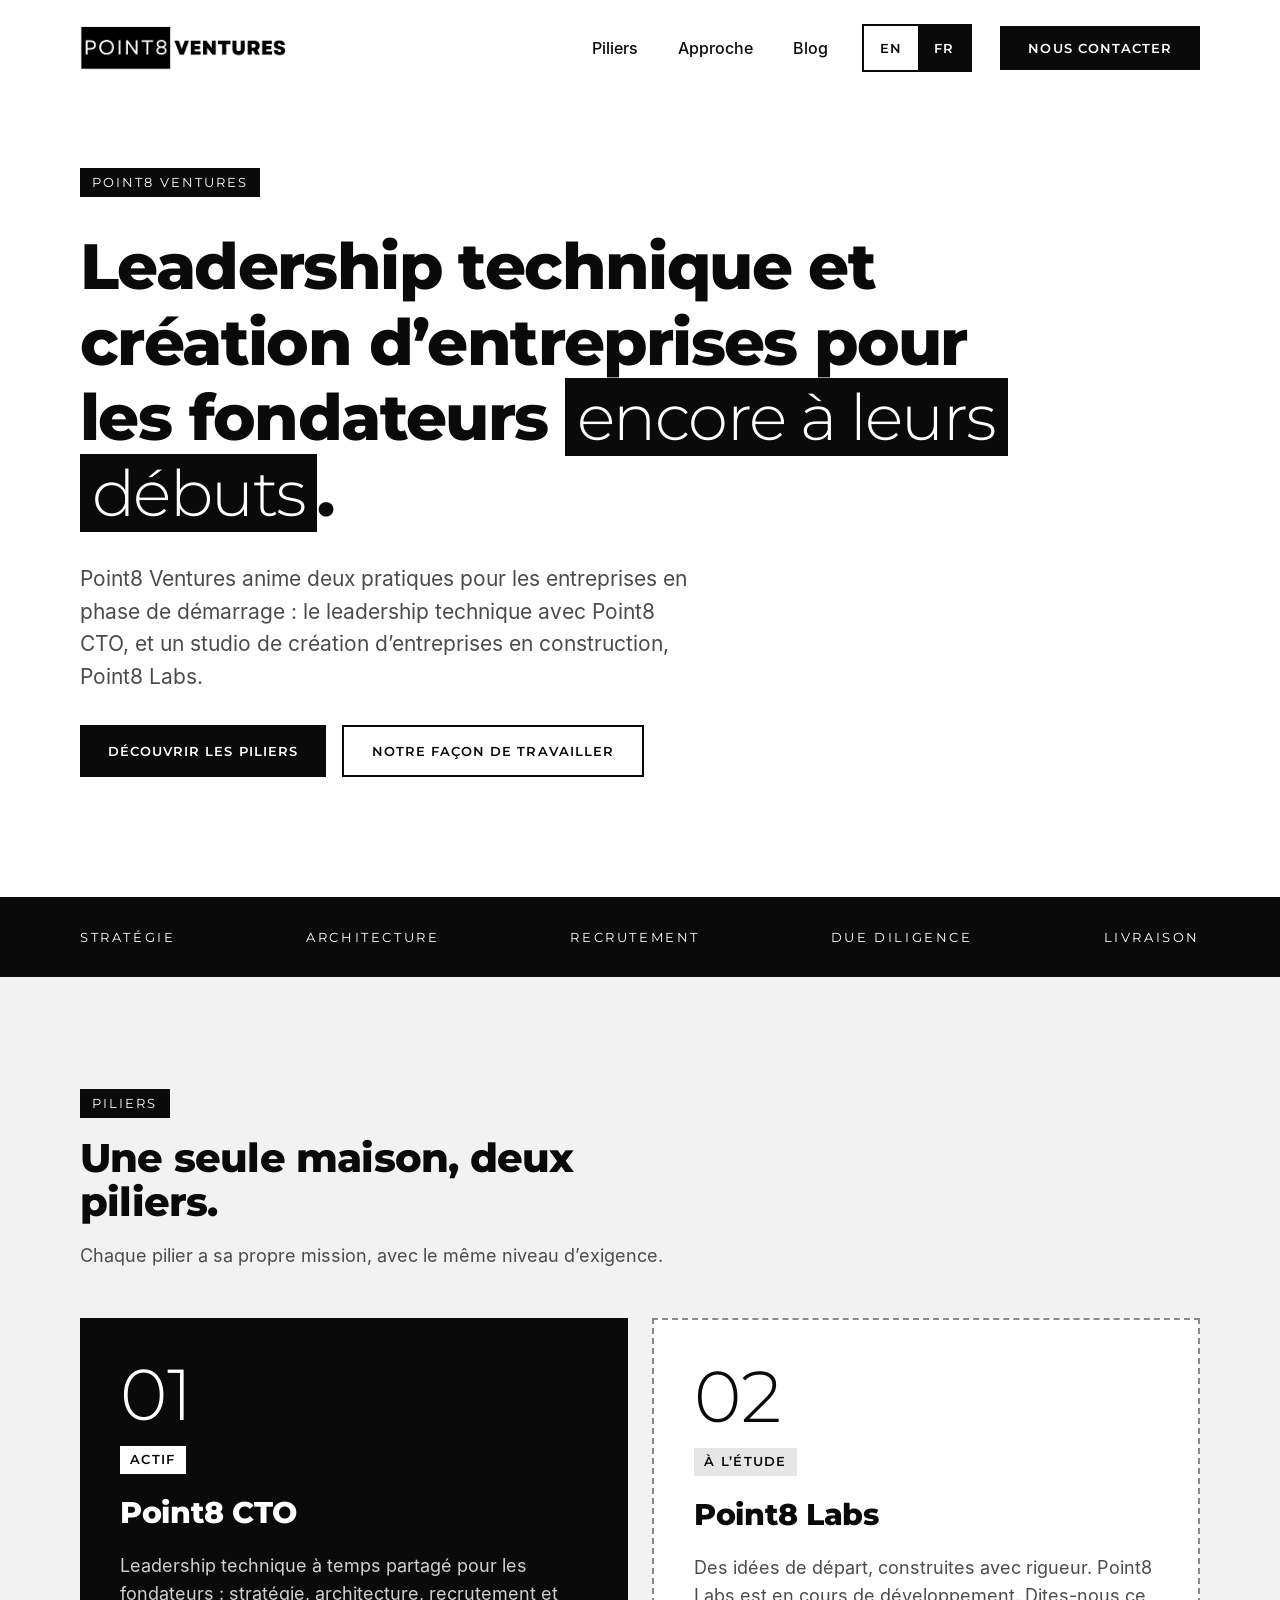
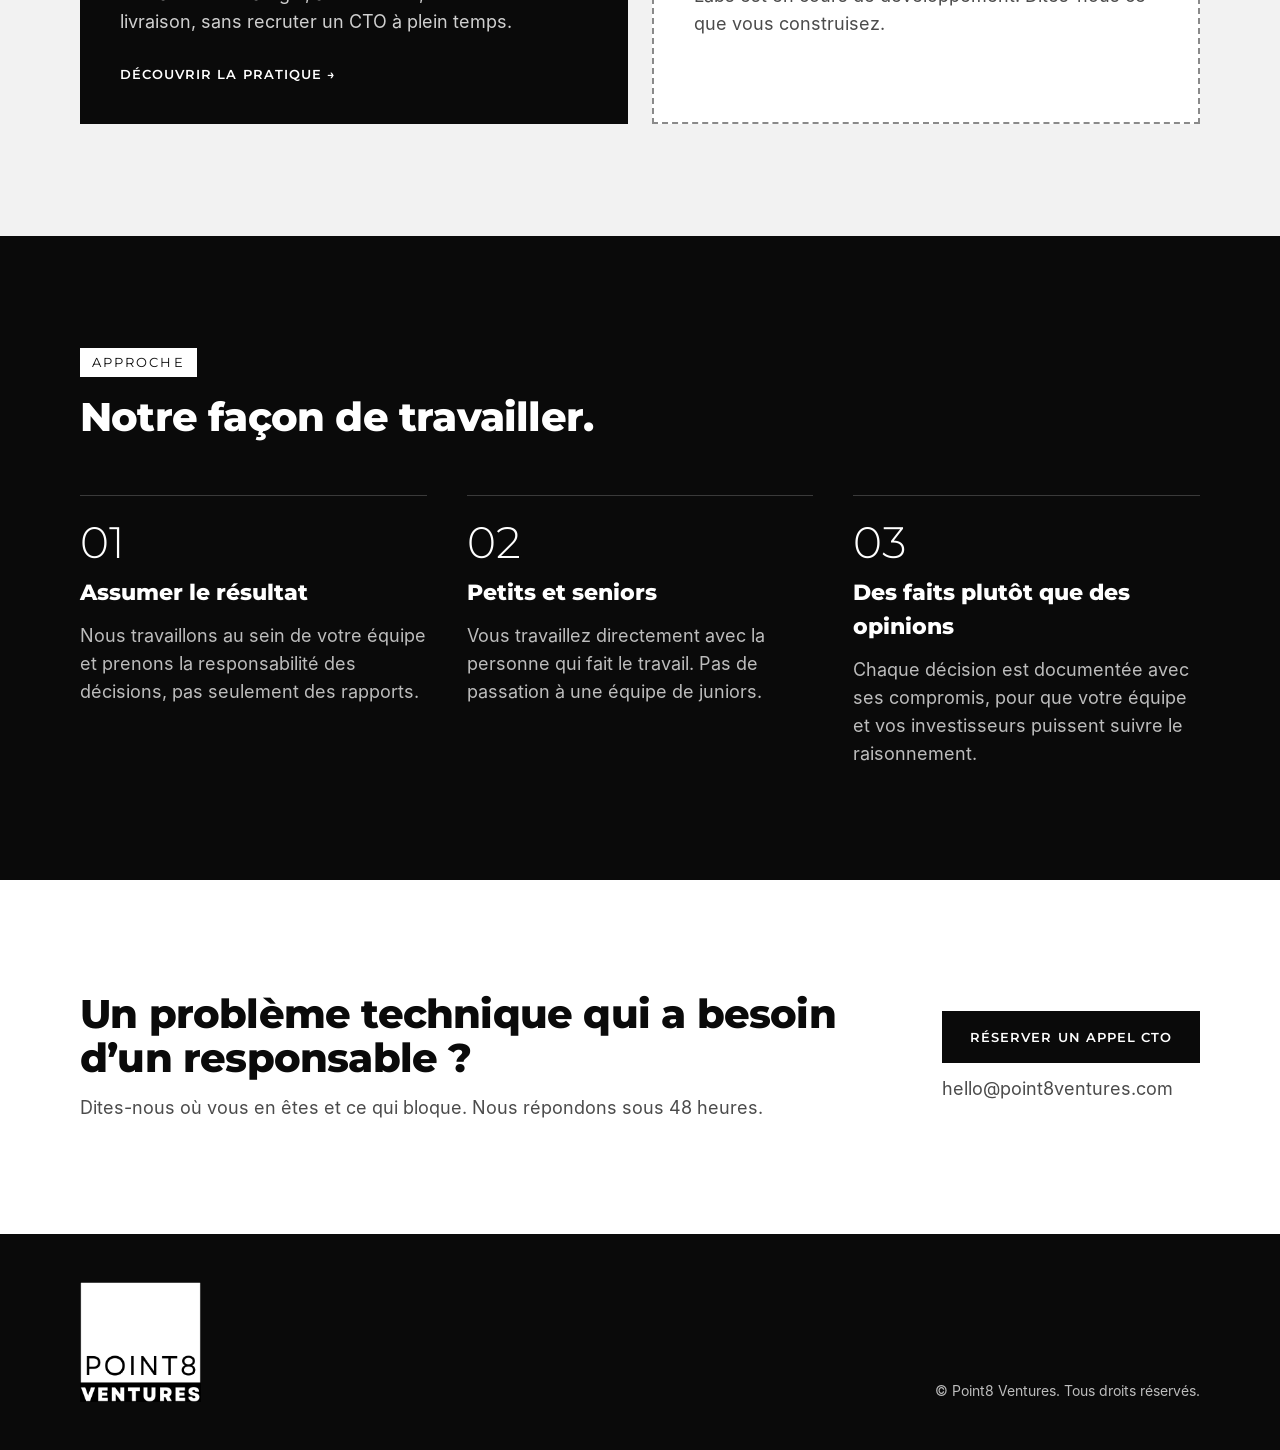
<file: fr/index.html>
<!doctype html>
<html lang="fr">
<head>
<meta charset="utf-8">
<meta name="viewport" content="width=device-width, initial-scale=1">
<title>Point8 Ventures | Leadership technique et création d’entreprises</title>
<meta name="description" content="Point8 Ventures anime deux pratiques pour les entreprises en phase de démarrage : le leadership technique à temps partagé (Point8 CTO) et un studio de création d’entreprises en construction (Point8 Labs).">
<meta name="theme-color" content="#0A0A0A">
<meta property="og:type" content="website">
<meta property="og:title" content="Point8 Ventures | Leadership technique et création d’entreprises">
<meta property="og:description" content="Point8 Ventures anime deux pratiques pour les entreprises en phase de démarrage : le leadership technique à temps partagé (Point8 CTO) et un studio de création d’entreprises en construction (Point8 Labs).">
<meta property="og:image" content="/assets/og-image.png">
<link rel="icon" type="image/png" href="/assets/favicon.png">
<link rel="apple-touch-icon" href="/assets/apple-touch-icon.png">
<link rel="stylesheet" href="/assets/site.css">
</head>
<body>
<div style="width: 100%; background: #FFFFFF; color: #0A0A0A; font-family: 'Inter', system-ui, sans-serif; font-size: 18px; line-height: 1.55">
<a class="skip" href="#main">Aller au contenu</a>
<header>
<!-- NAV -->
<div style="max-width: 1200px; margin: 0 auto; box-sizing: border-box; padding: 24px clamp(20px, 5vw, 40px); display: flex; flex-wrap: wrap; align-items: center; justify-content: space-between; gap: 16px">
<a href="/fr/" style="display: block; line-height: 0"><img src="/assets/logo-horizontal.png" alt="Point8 Ventures" style="height: 44px; width: auto; display: block"></a>
<nav aria-label="Principale" style="display: flex; flex-wrap: wrap; align-items: center; gap: 28px">
<a href="#pillars" style="display: inline-flex; align-items: center; min-height: 44px; padding: 0 6px; color: #0A0A0A; text-decoration: none; font-weight: 500; font-size: 16px">Piliers</a>
<a href="#approach" style="display: inline-flex; align-items: center; min-height: 44px; padding: 0 6px; color: #0A0A0A; text-decoration: none; font-weight: 500; font-size: 16px">Approche</a>
<a href="/fr/blog/" style="display: inline-flex; align-items: center; min-height: 44px; padding: 0 6px; color: #0A0A0A; text-decoration: none; font-weight: 500; font-size: 16px">Blog</a>
<div role="group" aria-label="Language / Langue" style="display: inline-flex; border: 2px solid #0A0A0A"><a href="/" lang="en" style="display: inline-flex; align-items: center; min-height: 44px; padding: 0 16px; box-sizing: border-box; text-decoration: none; font-family: 'Montserrat', sans-serif; font-weight: 600; font-size: 13px; letter-spacing: 0.08em; background: transparent; color: #0A0A0A">EN</a><a href="/fr/" lang="fr" aria-current="page" style="display: inline-flex; align-items: center; min-height: 44px; padding: 0 16px; box-sizing: border-box; text-decoration: none; font-family: 'Montserrat', sans-serif; font-weight: 600; font-size: 13px; letter-spacing: 0.08em; background: #0A0A0A; color: #FFFFFF">FR</a></div>
<a href="#contact" style="display: inline-flex; align-items: center; min-height: 44px; padding: 0 28px; box-sizing: border-box; text-decoration: none; font-family: 'Montserrat', sans-serif; font-weight: 600; font-size: 13px; letter-spacing: 0.08em; text-transform: uppercase; background: #0A0A0A; color: #FFFFFF">Nous contacter</a>
</nav>
</div>

</header>
<main id="main"><!-- HERO -->
<div style="max-width: 1200px; margin: 0 auto; box-sizing: border-box; padding: clamp(40px, 12vw, 72px) clamp(20px, 5vw, 40px) clamp(66px, 12vw, 120px); display: flex; flex-wrap: wrap; align-items: center; gap: 56px">
<div style="flex: 1 1 520px; min-width: 0; max-width: 940px; display: flex; flex-direction: column; gap: 32px">
<span style="align-self: flex-start; display: inline-block; background: #0A0A0A; color: #FFFFFF; font-family: 'Montserrat', sans-serif; font-weight: 400; font-size: 13px; letter-spacing: 0.16em; text-transform: uppercase; padding: 8px 12px; line-height: 1">Point8 Ventures</span>
<h1 style="margin: 0; font-family: 'Montserrat', sans-serif; font-weight: 800; font-size: clamp(36px, 9vw, 64px); line-height: 1.18; letter-spacing: -0.025em">Leadership technique et création d’entreprises pour les fondateurs <span style="background: #0A0A0A; color: #FFFFFF; font-weight: 300; padding: 0 12px; -webkit-box-decoration-break: clone; box-decoration-break: clone">encore à leurs débuts</span>.</h1>
<p style="margin: 0; font-size: 21px; color: #4B4B4B; max-width: 620px">Point8 Ventures anime deux pratiques pour les entreprises en phase de démarrage : le leadership technique avec Point8 CTO, et un studio de création d’entreprises en construction, Point8 Labs.</p>
<div style="display: flex; flex-wrap: wrap; gap: 16px">
<a href="#pillars" style="display: inline-flex; align-items: center; min-height: 52px; padding: 0 28px; box-sizing: border-box; text-decoration: none; font-family: 'Montserrat', sans-serif; font-weight: 600; font-size: 13px; letter-spacing: 0.08em; text-transform: uppercase; background: #0A0A0A; color: #FFFFFF">Découvrir les piliers</a>
<a href="#approach" style="display: inline-flex; align-items: center; min-height: 52px; padding: 0 28px; box-sizing: border-box; text-decoration: none; font-family: 'Montserrat', sans-serif; font-weight: 600; font-size: 13px; letter-spacing: 0.08em; text-transform: uppercase; border: 2px solid #0A0A0A; color: #0A0A0A">Notre façon de travailler</a>
</div>
</div>
</div>

<!-- BAND -->
<div style="background: #0A0A0A; color: #FFFFFF">
<ul style="max-width: 1200px; margin: 0 auto; box-sizing: border-box; list-style: none; padding: 30px clamp(20px, 5vw, 40px); display: flex; flex-wrap: wrap; justify-content: space-between; gap: 14px 36px; font-family: 'Montserrat', sans-serif; font-weight: 400; font-size: 13px; letter-spacing: 0.2em; text-transform: uppercase">
<li>Stratégie</li><li>Architecture</li><li>Recrutement</li><li>Due diligence</li><li>Livraison</li>
</ul>
</div>

<!-- PILLARS -->
<div id="pillars" style="background: #F2F2F2">
<div style="max-width: 1200px; margin: 0 auto; box-sizing: border-box; padding: clamp(62px, 12vw, 112px) clamp(20px, 5vw, 40px); display: flex; flex-direction: column; gap: 48px">
<div style="display: flex; flex-direction: column; gap: 18px; max-width: 640px">
<span style="align-self: flex-start; display: inline-block; background: #0A0A0A; color: #FFFFFF; font-family: 'Montserrat', sans-serif; font-weight: 400; font-size: 13px; letter-spacing: 0.16em; text-transform: uppercase; padding: 8px 12px; line-height: 1">Piliers</span>
<h2 style="margin: 0; font-family: 'Montserrat', sans-serif; font-weight: 800; font-size: clamp(28px, 6.5vw, 40px); line-height: 1.1; letter-spacing: -0.02em; color: #0A0A0A">Une seule maison, deux piliers.</h2>
<p style="margin: 0; color: #4B4B4B">Chaque pilier a sa propre mission, avec le même niveau d’exigence.</p>
</div>
<div style="display: flex; flex-wrap: wrap; gap: 24px">
<a href="/fr/cto/" style="flex: 1 1 440px; min-width: 0; box-sizing: border-box; display: flex; flex-direction: column; gap: 16px; padding: clamp(24px, 6vw, 40px); background: #0A0A0A; color: #FFFFFF; text-decoration: none">
<span aria-hidden="true" style="font-family: 'Montserrat', sans-serif; font-weight: 300; font-size: clamp(48px, 12vw, 72px); line-height: 1">01</span>
<span style="align-self: flex-start; display: inline-block; background: #FFFFFF; color: #0A0A0A; font-family: 'Montserrat', sans-serif; font-weight: 600; font-size: 13px; letter-spacing: 0.1em; text-transform: uppercase; padding: 6px 10px; line-height: 1.2">Actif</span>
<span style="font-family: 'Montserrat', sans-serif; font-weight: 800; font-size: 30px; letter-spacing: -0.01em">Point8 CTO</span>
<span style="color: #D0D0D0">Leadership technique à temps partagé pour les fondateurs : stratégie, architecture, recrutement et livraison, sans recruter un CTO à plein temps.</span>
<span style="margin-top: auto; padding-top: 12px; font-family: 'Montserrat', sans-serif; font-weight: 600; font-size: 13px; letter-spacing: 0.08em; text-transform: uppercase">Découvrir la pratique →</span>
</a>
<div style="flex: 1 1 440px; min-width: 0; box-sizing: border-box; display: flex; flex-direction: column; gap: 16px; padding: clamp(24px, 6vw, 40px); background: #FFFFFF; border: 2px dashed #8A8A8A">
<span aria-hidden="true" style="font-family: 'Montserrat', sans-serif; font-weight: 300; font-size: clamp(48px, 12vw, 72px); line-height: 1">02</span>
<span style="align-self: flex-start; display: inline-block; background: #E6E6E6; color: #0A0A0A; font-family: 'Montserrat', sans-serif; font-weight: 600; font-size: 13px; letter-spacing: 0.1em; text-transform: uppercase; padding: 6px 10px; line-height: 1.2">À l’étude</span>
<span style="font-family: 'Montserrat', sans-serif; font-weight: 800; font-size: 30px; letter-spacing: -0.01em">Point8 Labs</span>
<span style="color: #4B4B4B">Des idées de départ, construites avec rigueur. Point8 Labs est en cours de développement. Dites-nous ce que vous construisez.</span>
</div>
</div>
</div>
</div>

<!-- APPROACH -->
<div id="approach" style="background: #0A0A0A; color: #FFFFFF">
<div style="max-width: 1200px; margin: 0 auto; box-sizing: border-box; padding: clamp(62px, 12vw, 112px) clamp(20px, 5vw, 40px); display: flex; flex-direction: column; gap: 56px">
<div style="display: flex; flex-direction: column; gap: 18px; max-width: 640px">
<span style="align-self: flex-start; display: inline-block; background: #FFFFFF; color: #0A0A0A; font-family: 'Montserrat', sans-serif; font-weight: 400; font-size: 13px; letter-spacing: 0.16em; text-transform: uppercase; padding: 8px 12px; line-height: 1">Approche</span>
<h2 style="margin: 0; font-family: 'Montserrat', sans-serif; font-weight: 800; font-size: clamp(28px, 6.5vw, 40px); line-height: 1.1; letter-spacing: -0.02em; color: #FFFFFF">Notre façon de travailler.</h2>
</div>
<div style="display: flex; flex-wrap: wrap; gap: 40px">
<div style="flex: 1 1 280px; min-width: 0; display: flex; flex-direction: column; gap: 12px; border-top: 1px solid #3A3A3A; padding-top: 24px">
<span aria-hidden="true" style="font-family: 'Montserrat', sans-serif; font-weight: 300; font-size: clamp(34px, 8vw, 44px); line-height: 1; color: #FFFFFF">01</span>
<span style="font-family: 'Montserrat', sans-serif; font-weight: 800; font-size: 22px; color: #FFFFFF">Assumer le résultat</span>
<span style="color: #BDBDBD">Nous travaillons au sein de votre équipe et prenons la responsabilité des décisions, pas seulement des rapports.</span>
</div>
<div style="flex: 1 1 280px; min-width: 0; display: flex; flex-direction: column; gap: 12px; border-top: 1px solid #3A3A3A; padding-top: 24px">
<span aria-hidden="true" style="font-family: 'Montserrat', sans-serif; font-weight: 300; font-size: clamp(34px, 8vw, 44px); line-height: 1; color: #FFFFFF">02</span>
<span style="font-family: 'Montserrat', sans-serif; font-weight: 800; font-size: 22px; color: #FFFFFF">Petits et seniors</span>
<span style="color: #BDBDBD">Vous travaillez directement avec la personne qui fait le travail. Pas de passation à une équipe de juniors.</span>
</div>
<div style="flex: 1 1 280px; min-width: 0; display: flex; flex-direction: column; gap: 12px; border-top: 1px solid #3A3A3A; padding-top: 24px">
<span aria-hidden="true" style="font-family: 'Montserrat', sans-serif; font-weight: 300; font-size: clamp(34px, 8vw, 44px); line-height: 1; color: #FFFFFF">03</span>
<span style="font-family: 'Montserrat', sans-serif; font-weight: 800; font-size: 22px; color: #FFFFFF">Des faits plutôt que des opinions</span>
<span style="color: #BDBDBD">Chaque décision est documentée avec ses compromis, pour que votre équipe et vos investisseurs puissent suivre le raisonnement.</span>
</div>
</div>
</div>
</div>

<!-- CONTACT -->
<div id="contact" style="max-width: 1200px; margin: 0 auto; box-sizing: border-box; padding: clamp(62px, 12vw, 112px) clamp(20px, 5vw, 40px); display: flex; flex-wrap: wrap; align-items: center; justify-content: space-between; gap: 32px">
<div style="flex: 1 1 480px; min-width: 0; display: flex; flex-direction: column; gap: 14px">
<h2 style="margin: 0; font-family: 'Montserrat', sans-serif; font-weight: 800; font-size: clamp(28px, 6.5vw, 40px); line-height: 1.1; letter-spacing: -0.02em; color: #0A0A0A">Un problème technique qui a besoin d’un responsable ?</h2>
<p style="margin: 0; color: #4B4B4B">Dites-nous où vous en êtes et ce qui bloque. Nous répondons sous 48 heures.</p>
</div>
<div style="display: flex; flex-direction: column; gap: 12px; align-items: flex-start">
<a href="https://calendar.app.google/M366KqrWx67xcpdGA" style="display: inline-flex; align-items: center; min-height: 52px; padding: 0 28px; box-sizing: border-box; text-decoration: none; font-family: 'Montserrat', sans-serif; font-weight: 600; font-size: 13px; letter-spacing: 0.08em; text-transform: uppercase; background: #0A0A0A; color: #FFFFFF">Réserver un appel CTO</a>
<span style="color: #4B4B4B">hello@point8ventures.com</span>
</div>
</div>

</main>
<footer><!-- FOOTER -->
<div style="background: #0A0A0A; color: #BDBDBD">
<div style="max-width: 1200px; margin: 0 auto; box-sizing: border-box; padding: 48px clamp(20px, 5vw, 40px); display: flex; flex-wrap: wrap; align-items: flex-end; justify-content: space-between; gap: 24px; font-size: 14px">
<img src="/assets/logo-stacked.png" alt="Point8 Ventures" style="height: 120px; width: auto; display: block; filter: invert(1)">
<div style="display: flex; flex-direction: column; gap: 6px; text-align: right">
<span>© Point8 Ventures. Tous droits réservés.</span>
<!-- <span>Afrique du Sud</span> -->
</div>
</div>
</div>
</footer>
</div>
</body>
</html>
</file>
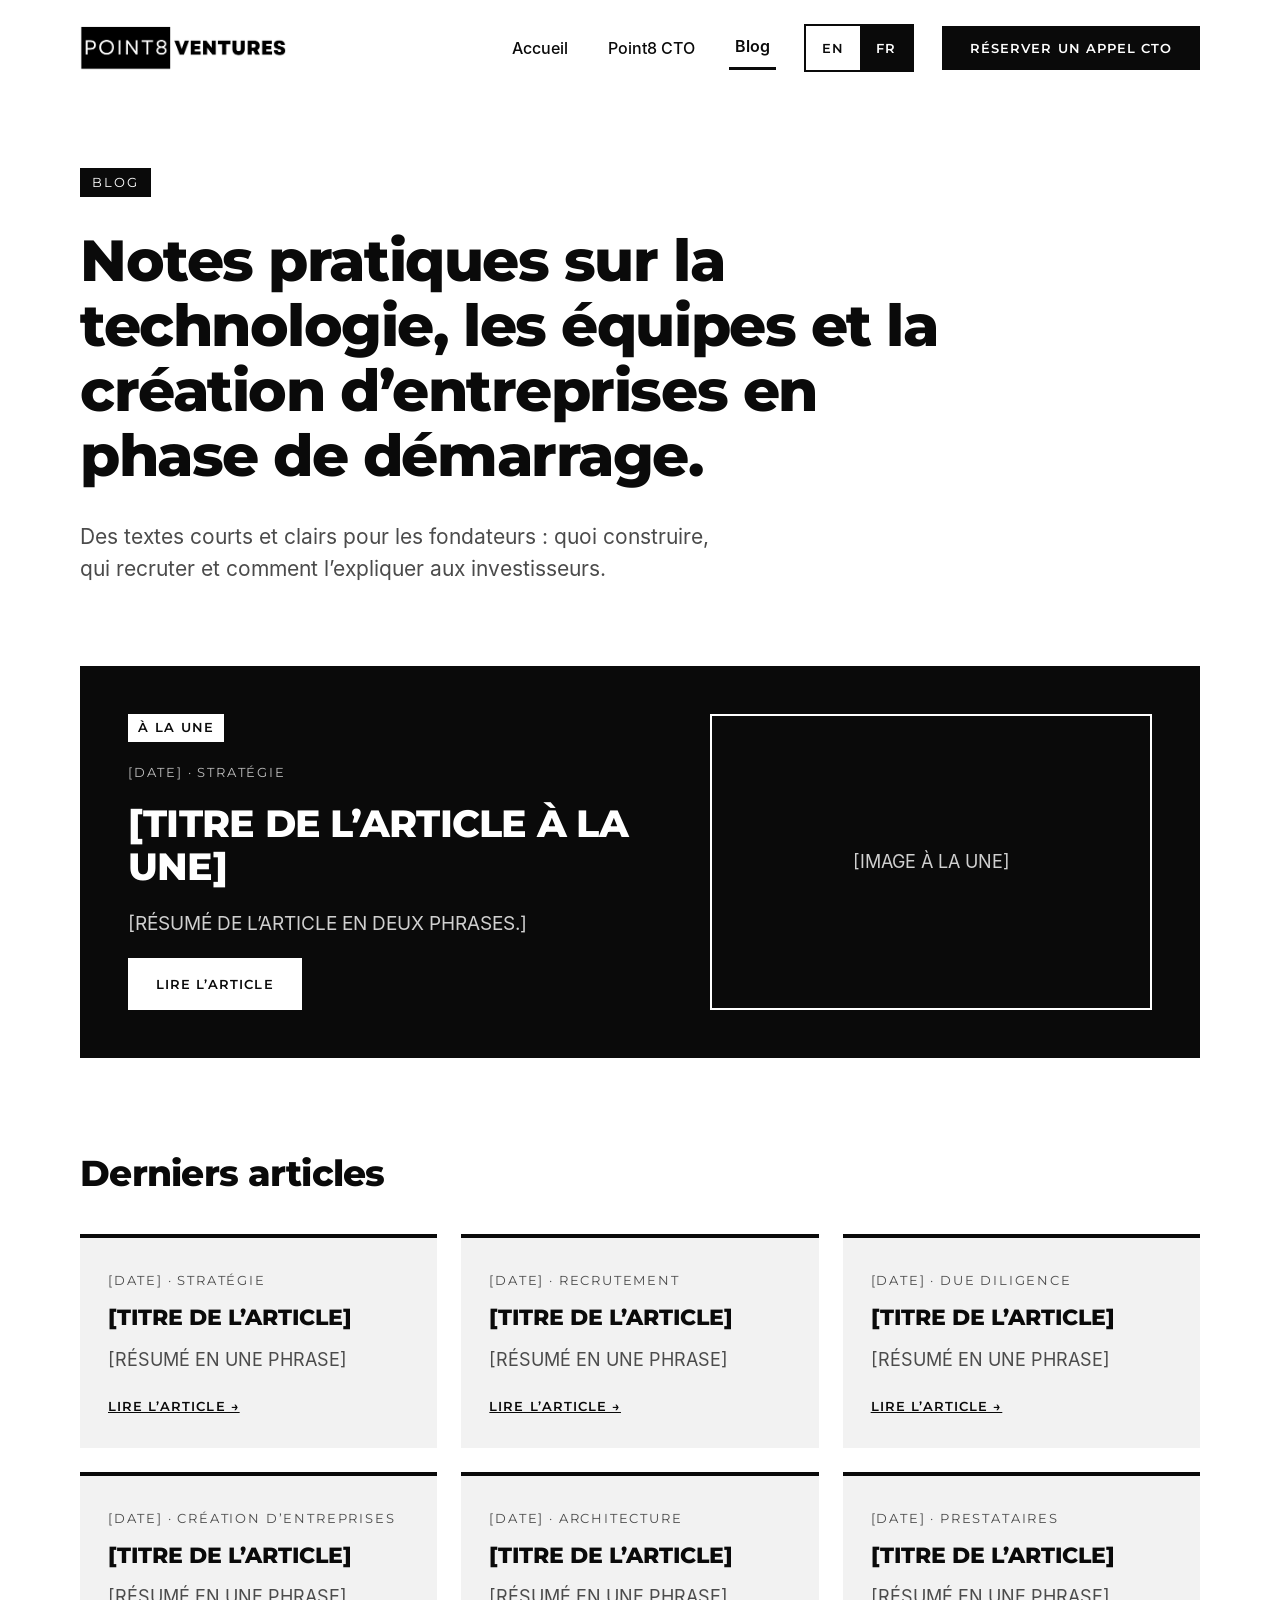
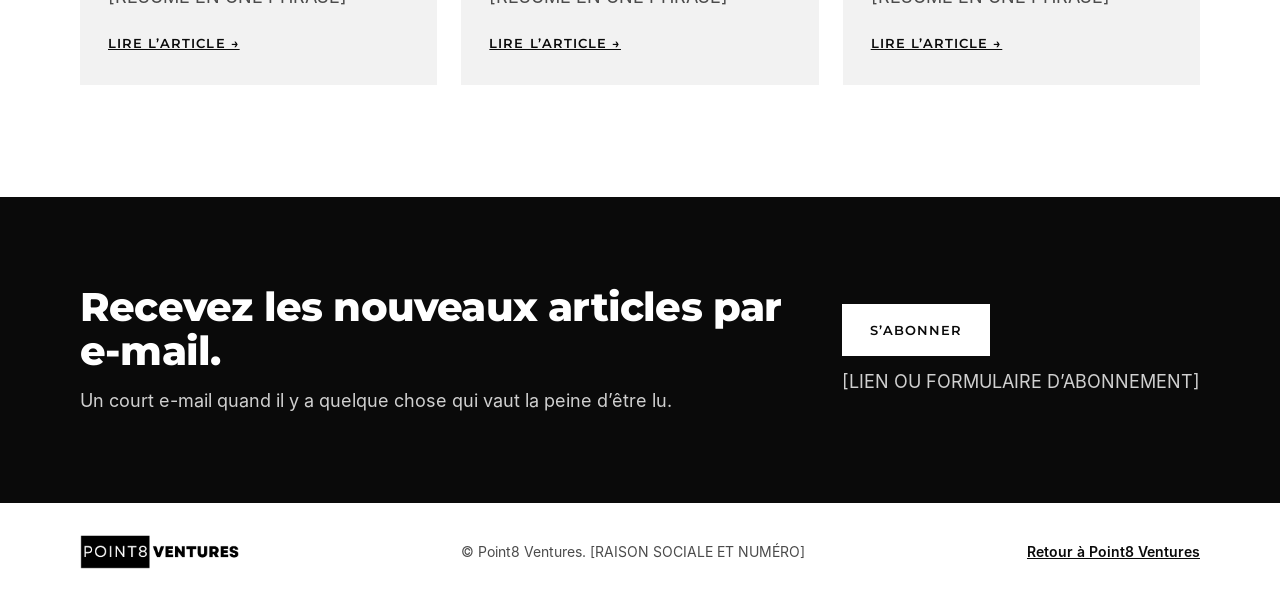
<file: fr/blog/index.html>
<!doctype html>
<html lang="fr">
<head>
<meta charset="utf-8">
<meta name="viewport" content="width=device-width, initial-scale=1">
<title>Blog | Point8 Ventures</title>
<meta name="description" content="Notes pratiques sur la technologie, les équipes et la création d’entreprises en phase de démarrage, pour les fondateurs.">
<meta name="theme-color" content="#0A0A0A">
<meta property="og:type" content="website">
<meta property="og:title" content="Blog | Point8 Ventures">
<meta property="og:description" content="Notes pratiques sur la technologie, les équipes et la création d’entreprises en phase de démarrage, pour les fondateurs.">
<meta property="og:image" content="/assets/og-image.png">
<link rel="icon" type="image/png" href="/assets/favicon.png">
<link rel="apple-touch-icon" href="/assets/apple-touch-icon.png">
<link rel="stylesheet" href="/assets/site.css">
</head>
<body>
<div style="width: 100%; background: #FFFFFF; color: #0A0A0A; font-family: 'Inter', system-ui, sans-serif; font-size: 18px; line-height: 1.55">
<a class="skip" href="#main">Aller au contenu</a>
<header>
<!-- NAV -->
<div style="max-width: 1200px; margin: 0 auto; box-sizing: border-box; padding: 24px clamp(20px, 5vw, 40px); display: flex; flex-wrap: wrap; align-items: center; justify-content: space-between; gap: 16px">
<a href="/fr/" style="display: block; line-height: 0"><img src="/assets/logo-horizontal.png" alt="Point8 Ventures" style="height: 44px; width: auto; display: block"></a>
<nav aria-label="Principale" style="display: flex; flex-wrap: wrap; align-items: center; gap: 28px">
<a href="/fr/" style="display: inline-flex; align-items: center; min-height: 44px; padding: 0 6px; color: #0A0A0A; text-decoration: none; font-weight: 500; font-size: 16px">Accueil</a>
<a href="/fr/cto/" style="display: inline-flex; align-items: center; min-height: 44px; padding: 0 6px; color: #0A0A0A; text-decoration: none; font-weight: 500; font-size: 16px">Point8 CTO</a>
<a href="/fr/blog/" aria-current="page" style="display: inline-flex; align-items: center; min-height: 44px; padding: 0 6px; color: #0A0A0A; text-decoration: none; font-weight: 600; font-size: 16px; border-bottom: 3px solid #0A0A0A; box-sizing: border-box">Blog</a>
<div role="group" aria-label="Language / Langue" style="display: inline-flex; border: 2px solid #0A0A0A"><a href="/blog/" lang="en" style="display: inline-flex; align-items: center; min-height: 44px; padding: 0 16px; box-sizing: border-box; text-decoration: none; font-family: 'Montserrat', sans-serif; font-weight: 600; font-size: 13px; letter-spacing: 0.08em; background: transparent; color: #0A0A0A">EN</a><a href="/fr/blog/" lang="fr" aria-current="page" style="display: inline-flex; align-items: center; min-height: 44px; padding: 0 16px; box-sizing: border-box; text-decoration: none; font-family: 'Montserrat', sans-serif; font-weight: 600; font-size: 13px; letter-spacing: 0.08em; background: #0A0A0A; color: #FFFFFF">FR</a></div>
<a href="/fr/cto/" style="display: inline-flex; align-items: center; min-height: 44px; padding: 0 28px; box-sizing: border-box; text-decoration: none; font-family: 'Montserrat', sans-serif; font-weight: 600; font-size: 13px; letter-spacing: 0.08em; text-transform: uppercase; background: #0A0A0A; color: #FFFFFF">Réserver un appel CTO</a>
</nav>
</div>

</header>
<main id="main"><!-- HERO -->
<div style="max-width: 1200px; margin: 0 auto; box-sizing: border-box; padding: clamp(40px, 12vw, 72px) clamp(20px, 5vw, 40px) clamp(44px, 12vw, 80px); display: flex; flex-direction: column; gap: 32px; max-width: 1200px">
<span style="align-self: flex-start; display: inline-block; background: #0A0A0A; color: #FFFFFF; font-family: 'Montserrat', sans-serif; font-weight: 400; font-size: 13px; letter-spacing: 0.16em; text-transform: uppercase; padding: 8px 12px; line-height: 1">Blog</span>
<h1 style="margin: 0; font-family: 'Montserrat', sans-serif; font-weight: 800; font-size: clamp(34px, 8.5vw, 58px); line-height: 1.12; letter-spacing: -0.025em; max-width: 920px">Notes pratiques sur la technologie, les équipes et la création d’entreprises en phase de démarrage.</h1>
<p style="margin: 0; font-size: 21px; color: #4B4B4B; max-width: 640px">Des textes courts et clairs pour les fondateurs : quoi construire, qui recruter et comment l’expliquer aux investisseurs.</p>
</div>

<!-- FEATURED -->
<div style="max-width: 1200px; margin: 0 auto; box-sizing: border-box; padding: 0 40px 96px">
<article style="box-sizing: border-box; display: flex; flex-wrap: wrap; gap: 40px; padding: clamp(24px, 6vw, 48px); background: #0A0A0A; color: #FFFFFF">
<div style="flex: 1 1 420px; min-width: 0; display: flex; flex-direction: column; gap: 20px">
<span style="align-self: flex-start; display: inline-block; background: #FFFFFF; color: #0A0A0A; font-family: 'Montserrat', sans-serif; font-weight: 600; font-size: 13px; letter-spacing: 0.1em; text-transform: uppercase; padding: 6px 10px; line-height: 1.2">À la une</span>
<p style="margin: 0; font-family: 'Montserrat', sans-serif; font-weight: 400; font-size: 13px; letter-spacing: 0.14em; text-transform: uppercase; color: #BDBDBD">[DATE] · Stratégie</p>
<h2 style="margin: 0; font-family: 'Montserrat', sans-serif; font-weight: 800; font-size: clamp(28px, 6.5vw, 38px); line-height: 1.15; letter-spacing: -0.02em"><a href="#posts" style="color: #FFFFFF; text-decoration: none">[TITRE DE L’ARTICLE À LA UNE]</a></h2>
<p style="margin: 0; color: #D0D0D0; font-size: 19px">[RÉSUMÉ DE L’ARTICLE EN DEUX PHRASES.]</p>
<div><a href="#posts" style="display: inline-flex; align-items: center; min-height: 52px; padding: 0 28px; box-sizing: border-box; text-decoration: none; font-family: 'Montserrat', sans-serif; font-weight: 600; font-size: 13px; letter-spacing: 0.08em; text-transform: uppercase; background: #FFFFFF; color: #0A0A0A">Lire l’article</a></div>
</div>
<div role="img" aria-label="Emplacement de l’image de l’article à la une" style="flex: 1 1 320px; min-width: 240px; min-height: 280px; box-sizing: border-box; display: flex; align-items: center; justify-content: center; border: 2px solid #FFFFFF; color: #D0D0D0; text-align: center; padding: 24px">[IMAGE À LA UNE]</div>
</article>
</div>

<!-- POSTS -->
<div id="posts" style="background: #FFFFFF">
<div style="max-width: 1200px; margin: 0 auto; box-sizing: border-box; padding: 0 clamp(20px, 5vw, 40px) clamp(62px, 12vw, 112px); display: flex; flex-direction: column; gap: 40px">
<h2 style="margin: 0; font-family: 'Montserrat', sans-serif; font-weight: 800; font-size: clamp(28px, 6vw, 36px); line-height: 1.1; letter-spacing: -0.02em; color: #0A0A0A">Derniers articles</h2>
<div style="display: flex; flex-wrap: wrap; gap: 24px">
<article style="flex: 1 1 320px; min-width: 0; box-sizing: border-box; display: flex; flex-direction: column; gap: 14px; padding: 32px 28px; background: #F2F2F2; border-top: 4px solid #0A0A0A">
<p style="margin: 0; font-family: 'Montserrat', sans-serif; font-weight: 400; font-size: 13px; letter-spacing: 0.14em; text-transform: uppercase; color: #4B4B4B">[DATE] · Stratégie</p>
<h3 style="margin: 0; font-family: 'Montserrat', sans-serif; font-weight: 800; font-size: 22px; line-height: 1.25"><a href="#posts" style="color: #0A0A0A; text-decoration: none">[TITRE DE L’ARTICLE]</a></h3>
<p style="margin: 0; color: #4B4B4B">[RÉSUMÉ EN UNE PHRASE]</p>
<a href="#posts" style="margin-top: auto; padding-top: 8px; align-self: flex-start; color: #0A0A0A; font-family: 'Montserrat', sans-serif; font-weight: 600; font-size: 13px; letter-spacing: 0.08em; text-transform: uppercase">Lire l’article →</a>
</article><article style="flex: 1 1 320px; min-width: 0; box-sizing: border-box; display: flex; flex-direction: column; gap: 14px; padding: 32px 28px; background: #F2F2F2; border-top: 4px solid #0A0A0A">
<p style="margin: 0; font-family: 'Montserrat', sans-serif; font-weight: 400; font-size: 13px; letter-spacing: 0.14em; text-transform: uppercase; color: #4B4B4B">[DATE] · Recrutement</p>
<h3 style="margin: 0; font-family: 'Montserrat', sans-serif; font-weight: 800; font-size: 22px; line-height: 1.25"><a href="#posts" style="color: #0A0A0A; text-decoration: none">[TITRE DE L’ARTICLE]</a></h3>
<p style="margin: 0; color: #4B4B4B">[RÉSUMÉ EN UNE PHRASE]</p>
<a href="#posts" style="margin-top: auto; padding-top: 8px; align-self: flex-start; color: #0A0A0A; font-family: 'Montserrat', sans-serif; font-weight: 600; font-size: 13px; letter-spacing: 0.08em; text-transform: uppercase">Lire l’article →</a>
</article><article style="flex: 1 1 320px; min-width: 0; box-sizing: border-box; display: flex; flex-direction: column; gap: 14px; padding: 32px 28px; background: #F2F2F2; border-top: 4px solid #0A0A0A">
<p style="margin: 0; font-family: 'Montserrat', sans-serif; font-weight: 400; font-size: 13px; letter-spacing: 0.14em; text-transform: uppercase; color: #4B4B4B">[DATE] · Due diligence</p>
<h3 style="margin: 0; font-family: 'Montserrat', sans-serif; font-weight: 800; font-size: 22px; line-height: 1.25"><a href="#posts" style="color: #0A0A0A; text-decoration: none">[TITRE DE L’ARTICLE]</a></h3>
<p style="margin: 0; color: #4B4B4B">[RÉSUMÉ EN UNE PHRASE]</p>
<a href="#posts" style="margin-top: auto; padding-top: 8px; align-self: flex-start; color: #0A0A0A; font-family: 'Montserrat', sans-serif; font-weight: 600; font-size: 13px; letter-spacing: 0.08em; text-transform: uppercase">Lire l’article →</a>
</article><article style="flex: 1 1 320px; min-width: 0; box-sizing: border-box; display: flex; flex-direction: column; gap: 14px; padding: 32px 28px; background: #F2F2F2; border-top: 4px solid #0A0A0A">
<p style="margin: 0; font-family: 'Montserrat', sans-serif; font-weight: 400; font-size: 13px; letter-spacing: 0.14em; text-transform: uppercase; color: #4B4B4B">[DATE] · Création d’entreprises</p>
<h3 style="margin: 0; font-family: 'Montserrat', sans-serif; font-weight: 800; font-size: 22px; line-height: 1.25"><a href="#posts" style="color: #0A0A0A; text-decoration: none">[TITRE DE L’ARTICLE]</a></h3>
<p style="margin: 0; color: #4B4B4B">[RÉSUMÉ EN UNE PHRASE]</p>
<a href="#posts" style="margin-top: auto; padding-top: 8px; align-self: flex-start; color: #0A0A0A; font-family: 'Montserrat', sans-serif; font-weight: 600; font-size: 13px; letter-spacing: 0.08em; text-transform: uppercase">Lire l’article →</a>
</article><article style="flex: 1 1 320px; min-width: 0; box-sizing: border-box; display: flex; flex-direction: column; gap: 14px; padding: 32px 28px; background: #F2F2F2; border-top: 4px solid #0A0A0A">
<p style="margin: 0; font-family: 'Montserrat', sans-serif; font-weight: 400; font-size: 13px; letter-spacing: 0.14em; text-transform: uppercase; color: #4B4B4B">[DATE] · Architecture</p>
<h3 style="margin: 0; font-family: 'Montserrat', sans-serif; font-weight: 800; font-size: 22px; line-height: 1.25"><a href="#posts" style="color: #0A0A0A; text-decoration: none">[TITRE DE L’ARTICLE]</a></h3>
<p style="margin: 0; color: #4B4B4B">[RÉSUMÉ EN UNE PHRASE]</p>
<a href="#posts" style="margin-top: auto; padding-top: 8px; align-self: flex-start; color: #0A0A0A; font-family: 'Montserrat', sans-serif; font-weight: 600; font-size: 13px; letter-spacing: 0.08em; text-transform: uppercase">Lire l’article →</a>
</article><article style="flex: 1 1 320px; min-width: 0; box-sizing: border-box; display: flex; flex-direction: column; gap: 14px; padding: 32px 28px; background: #F2F2F2; border-top: 4px solid #0A0A0A">
<p style="margin: 0; font-family: 'Montserrat', sans-serif; font-weight: 400; font-size: 13px; letter-spacing: 0.14em; text-transform: uppercase; color: #4B4B4B">[DATE] · Prestataires</p>
<h3 style="margin: 0; font-family: 'Montserrat', sans-serif; font-weight: 800; font-size: 22px; line-height: 1.25"><a href="#posts" style="color: #0A0A0A; text-decoration: none">[TITRE DE L’ARTICLE]</a></h3>
<p style="margin: 0; color: #4B4B4B">[RÉSUMÉ EN UNE PHRASE]</p>
<a href="#posts" style="margin-top: auto; padding-top: 8px; align-self: flex-start; color: #0A0A0A; font-family: 'Montserrat', sans-serif; font-weight: 600; font-size: 13px; letter-spacing: 0.08em; text-transform: uppercase">Lire l’article →</a>
</article>
</div>
</div>
</div>

<!-- SUBSCRIBE -->
<div id="subscribe" style="background: #0A0A0A; color: #FFFFFF">
<div style="max-width: 1200px; margin: 0 auto; box-sizing: border-box; padding: clamp(48px, 12vw, 88px) clamp(20px, 5vw, 40px); display: flex; flex-wrap: wrap; align-items: center; justify-content: space-between; gap: 32px">
<div style="flex: 1 1 480px; min-width: 0; display: flex; flex-direction: column; gap: 14px">
<h2 style="margin: 0; font-family: 'Montserrat', sans-serif; font-weight: 800; font-size: clamp(28px, 6.5vw, 40px); line-height: 1.1; letter-spacing: -0.02em; color: #FFFFFF">Recevez les nouveaux articles par e-mail.</h2>
<p style="margin: 0; color: #D0D0D0">Un court e-mail quand il y a quelque chose qui vaut la peine d’être lu.</p>
</div>
<div style="display: flex; flex-direction: column; gap: 12px; align-items: flex-start">
<a href="#subscribe" style="display: inline-flex; align-items: center; min-height: 52px; padding: 0 28px; box-sizing: border-box; text-decoration: none; font-family: 'Montserrat', sans-serif; font-weight: 600; font-size: 13px; letter-spacing: 0.08em; text-transform: uppercase; background: #FFFFFF; color: #0A0A0A">S’abonner</a>
<span style="color: #D0D0D0">[LIEN OU FORMULAIRE D’ABONNEMENT]</span>
</div>
</div>
</div>

</main>
<footer><!-- FOOTER -->
<div style="max-width: 1200px; margin: 0 auto; box-sizing: border-box; padding: 32px clamp(20px, 5vw, 40px); display: flex; flex-wrap: wrap; align-items: center; justify-content: space-between; gap: 16px; color: #4B4B4B; font-size: 14px">
<a href="/fr/" style="display: block; line-height: 0"><img src="/assets/logo-horizontal.png" alt="Point8 Ventures" style="height: 34px; width: auto; display: block"></a>
<span>© Point8 Ventures. [RAISON SOCIALE ET NUMÉRO]</span>
<a href="/fr/" style="color: #0A0A0A; font-weight: 600">Retour à Point8 Ventures</a>
</div>
</footer>
</div>
</body>
</html>
</file>
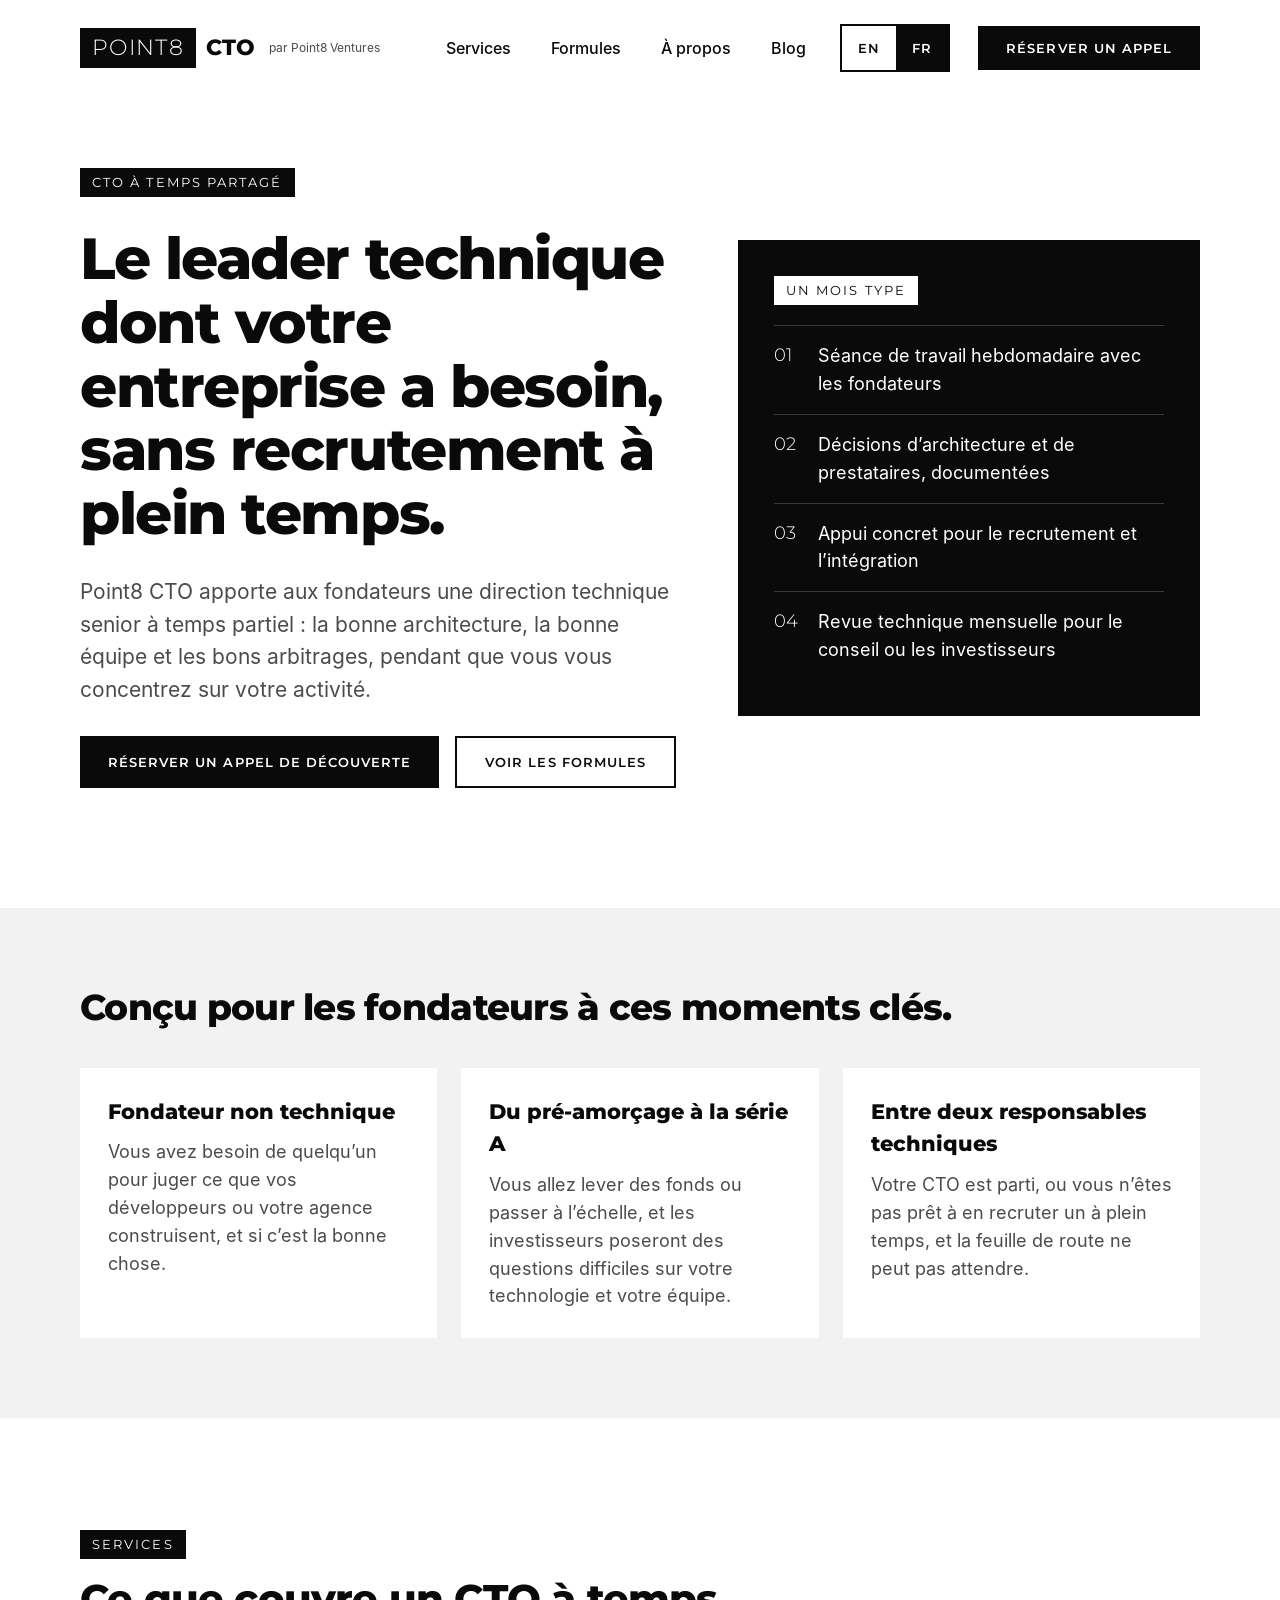
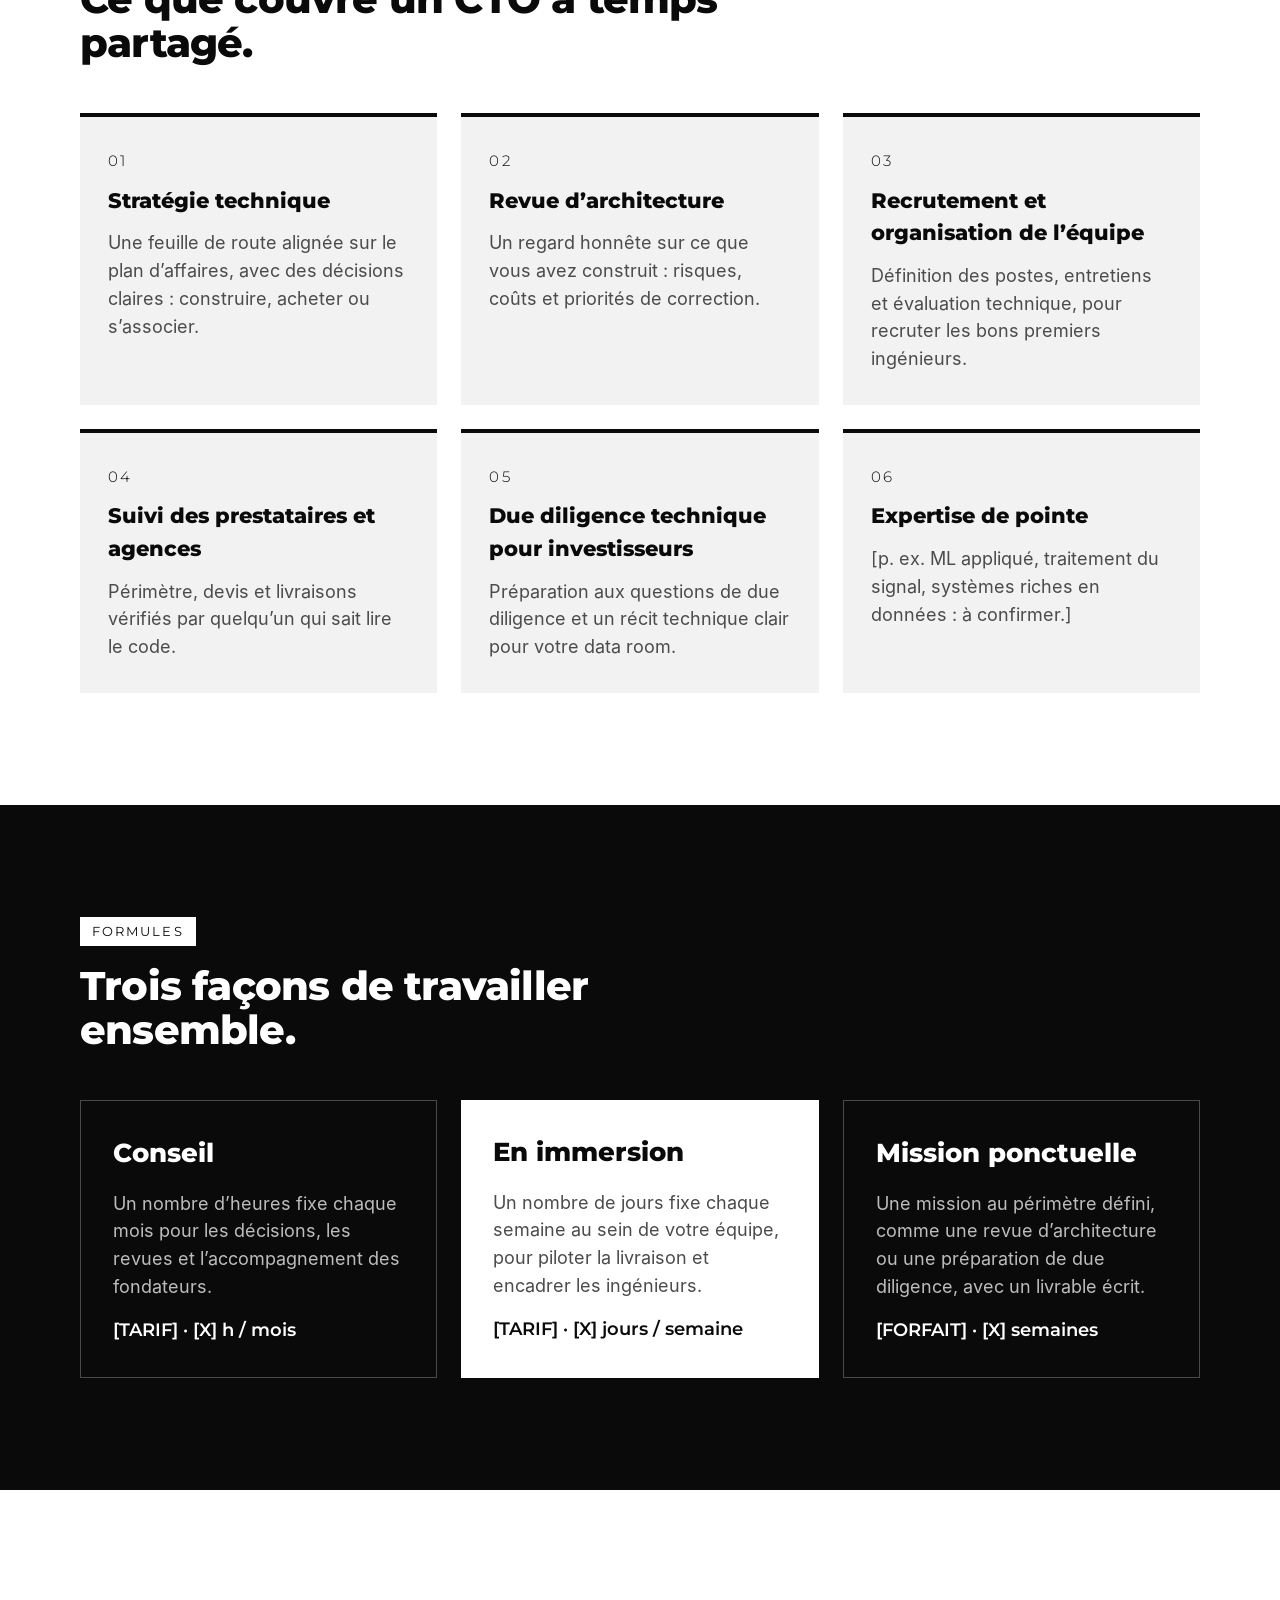
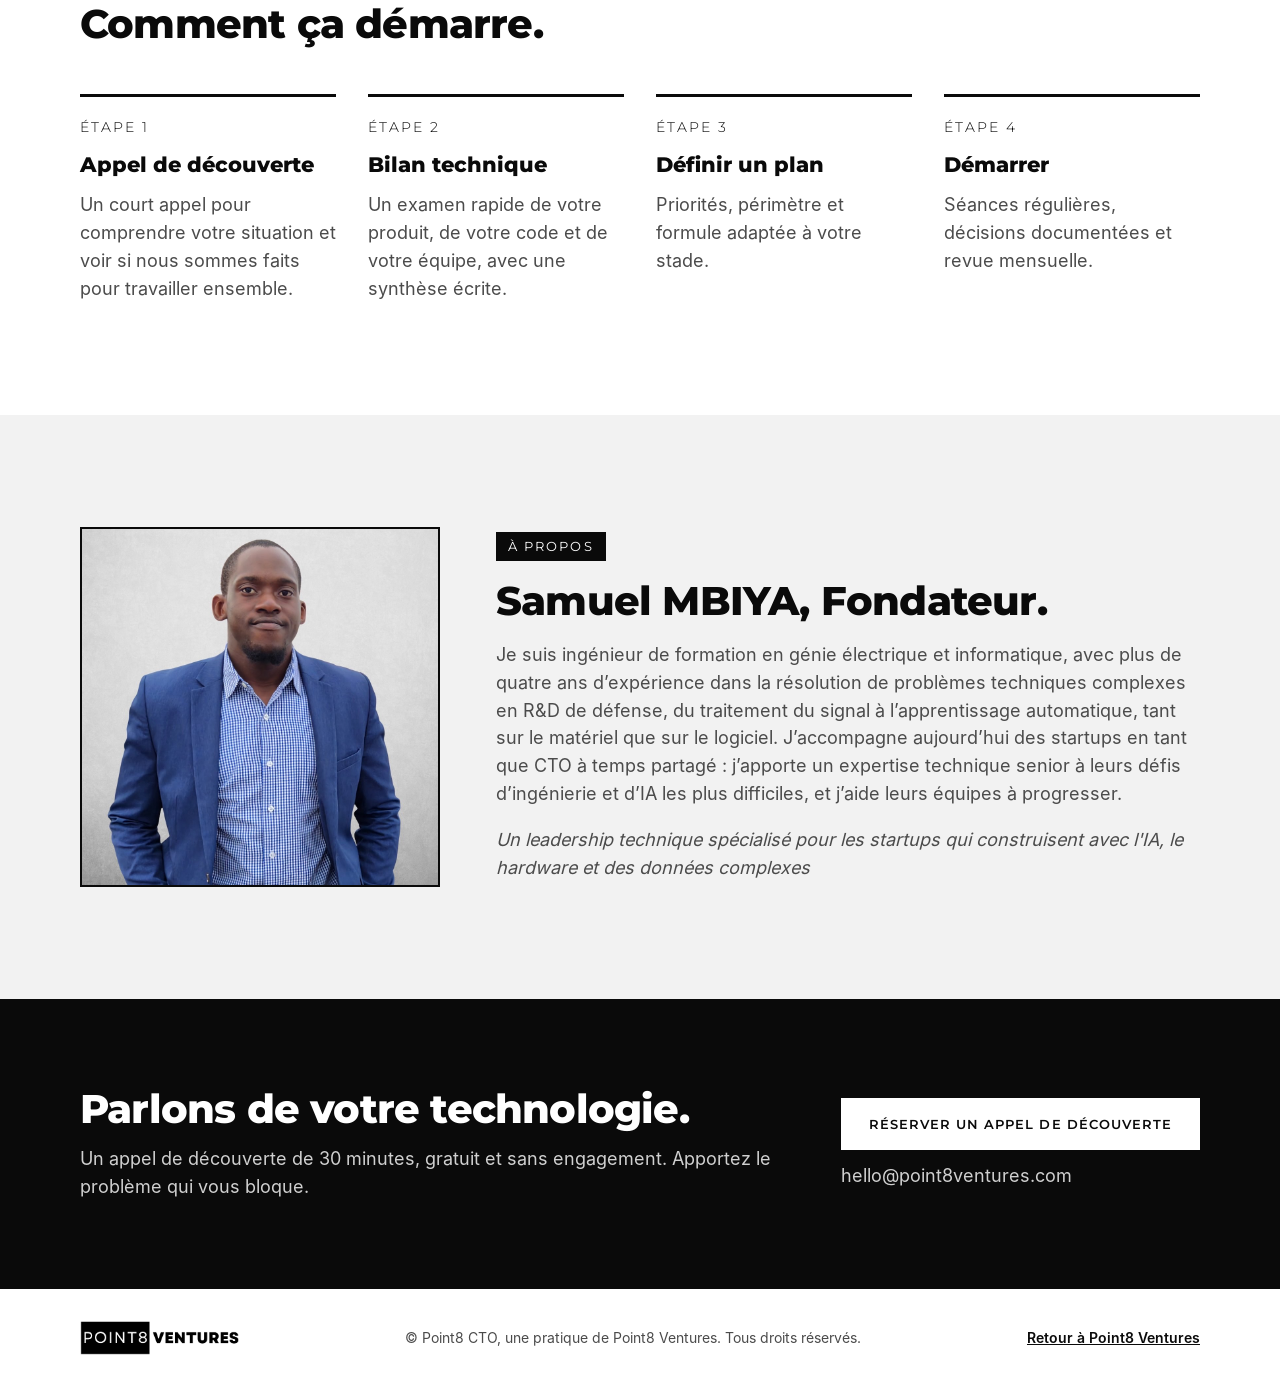
<file: fr/cto/index.html>
<!doctype html>
<html lang="fr">
<head>
<meta charset="utf-8">
<meta name="viewport" content="width=device-width, initial-scale=1">
<title>Point8 CTO | CTO à temps partagé pour fondateurs</title>
<meta name="description" content="Une direction technique senior à temps partiel : stratégie, revue d’architecture, recrutement, suivi des prestataires et due diligence technique pour investisseurs.">
<meta name="theme-color" content="#0A0A0A">
<meta property="og:type" content="website">
<meta property="og:title" content="Point8 CTO | CTO à temps partagé pour fondateurs">
<meta property="og:description" content="Une direction technique senior à temps partiel : stratégie, revue d’architecture, recrutement, suivi des prestataires et due diligence technique pour investisseurs.">
<meta property="og:image" content="/assets/og-image.png">
<link rel="icon" type="image/png" href="/assets/favicon.png">
<link rel="apple-touch-icon" href="/assets/apple-touch-icon.png">
<link rel="stylesheet" href="/assets/site.css">
</head>
<body>
<div style="width: 100%; background: #FFFFFF; color: #0A0A0A; font-family: 'Inter', system-ui, sans-serif; font-size: 18px; line-height: 1.55">
<a class="skip" href="#main">Aller au contenu</a>
<header>
<!-- NAV -->
<div style="max-width: 1200px; margin: 0 auto; box-sizing: border-box; padding: 24px clamp(20px, 5vw, 40px); display: flex; flex-wrap: wrap; align-items: center; justify-content: space-between; gap: 16px">
<a href="/fr/" aria-label="Point8 CTO, by Point8 Ventures" style="display: flex; align-items: center; gap: 14px; text-decoration: none; color: #0A0A0A">
<span style="display: inline-flex; align-items: center; gap: 10px"><span style="background: #0A0A0A; color: #FFFFFF; font-family: 'Montserrat', sans-serif; font-weight: 300; font-size: 22px; letter-spacing: 0.06em; padding: 9px 12px; line-height: 1">POINT8</span><span style="font-family: 'Montserrat', sans-serif; font-weight: 800; font-size: 22px; line-height: 1">CTO</span></span>
<span style="font-size: 12px; color: #4B4B4B">par Point8 Ventures</span>
</a>
<nav aria-label="Principale" style="display: flex; flex-wrap: wrap; align-items: center; gap: 28px">
<a href="#services" style="display: inline-flex; align-items: center; min-height: 44px; padding: 0 6px; color: #0A0A0A; text-decoration: none; font-weight: 500; font-size: 16px">Services</a>
<a href="#engagements" style="display: inline-flex; align-items: center; min-height: 44px; padding: 0 6px; color: #0A0A0A; text-decoration: none; font-weight: 500; font-size: 16px">Formules</a>
<a href="#about" style="display: inline-flex; align-items: center; min-height: 44px; padding: 0 6px; color: #0A0A0A; text-decoration: none; font-weight: 500; font-size: 16px">À propos</a>
<a href="/fr/blog/" style="display: inline-flex; align-items: center; min-height: 44px; padding: 0 6px; color: #0A0A0A; text-decoration: none; font-weight: 500; font-size: 16px">Blog</a>
<div role="group" aria-label="Language / Langue" style="display: inline-flex; border: 2px solid #0A0A0A"><a href="/cto/" lang="en" style="display: inline-flex; align-items: center; min-height: 44px; padding: 0 16px; box-sizing: border-box; text-decoration: none; font-family: 'Montserrat', sans-serif; font-weight: 600; font-size: 13px; letter-spacing: 0.08em; background: transparent; color: #0A0A0A">EN</a><a href="/fr/cto/" lang="fr" aria-current="page" style="display: inline-flex; align-items: center; min-height: 44px; padding: 0 16px; box-sizing: border-box; text-decoration: none; font-family: 'Montserrat', sans-serif; font-weight: 600; font-size: 13px; letter-spacing: 0.08em; background: #0A0A0A; color: #FFFFFF">FR</a></div>
<a href="#book" style="display: inline-flex; align-items: center; min-height: 44px; padding: 0 28px; box-sizing: border-box; text-decoration: none; font-family: 'Montserrat', sans-serif; font-weight: 600; font-size: 13px; letter-spacing: 0.08em; text-transform: uppercase; background: #0A0A0A; color: #FFFFFF">Réserver un appel</a>
</nav>
</div>

</header>
<main id="main"><!-- HERO -->
<div style="max-width: 1200px; margin: 0 auto; box-sizing: border-box; padding: clamp(40px, 12vw, 72px) clamp(20px, 5vw, 40px) clamp(66px, 12vw, 120px); display: flex; flex-wrap: wrap; align-items: center; gap: 56px">
<div style="flex: 1 1 520px; min-width: 0; display: flex; flex-direction: column; gap: 30px">
<span style="align-self: flex-start; display: inline-block; background: #0A0A0A; color: #FFFFFF; font-family: 'Montserrat', sans-serif; font-weight: 400; font-size: 13px; letter-spacing: 0.16em; text-transform: uppercase; padding: 8px 12px; line-height: 1">CTO à temps partagé</span>
<h1 style="margin: 0; font-family: 'Montserrat', sans-serif; font-weight: 800; font-size: clamp(34px, 8.5vw, 58px); line-height: 1.1; letter-spacing: -0.025em">Le leader technique dont votre entreprise a besoin, sans recrutement à plein temps.</h1>
<p style="margin: 0; font-size: 21px; color: #4B4B4B; max-width: 620px">Point8 CTO apporte aux fondateurs une direction technique senior à temps partiel : la bonne architecture, la bonne équipe et les bons arbitrages, pendant que vous vous concentrez sur votre activité.</p>
<div style="display: flex; flex-wrap: wrap; gap: 16px">
<a href="#book" style="display: inline-flex; align-items: center; min-height: 52px; padding: 0 28px; box-sizing: border-box; text-decoration: none; font-family: 'Montserrat', sans-serif; font-weight: 600; font-size: 13px; letter-spacing: 0.08em; text-transform: uppercase; background: #0A0A0A; color: #FFFFFF">Réserver un appel de découverte</a>
<a href="#engagements" style="display: inline-flex; align-items: center; min-height: 52px; padding: 0 28px; box-sizing: border-box; text-decoration: none; font-family: 'Montserrat', sans-serif; font-weight: 600; font-size: 13px; letter-spacing: 0.08em; text-transform: uppercase; border: 2px solid #0A0A0A; color: #0A0A0A">Voir les formules</a>
</div>
</div>
<div style="flex: 1 1 380px; min-width: 0; box-sizing: border-box; display: flex; flex-direction: column; gap: 20px; padding: clamp(24px, 6vw, 36px); background: #0A0A0A; color: #FFFFFF">
<span style="align-self: flex-start; display: inline-block; background: #FFFFFF; color: #0A0A0A; font-family: 'Montserrat', sans-serif; font-weight: 400; font-size: 13px; letter-spacing: 0.16em; text-transform: uppercase; padding: 8px 12px; line-height: 1">Un mois type</span>
<div style="display: flex; flex-direction: column">
<div style="display: flex; gap: 16px; padding: 16px 0; border-top: 1px solid #3A3A3A"><span style="font-family: 'Montserrat', sans-serif; font-weight: 300; min-width: 28px">01</span><span>Séance de travail hebdomadaire avec les fondateurs</span></div>
<div style="display: flex; gap: 16px; padding: 16px 0; border-top: 1px solid #3A3A3A"><span style="font-family: 'Montserrat', sans-serif; font-weight: 300; min-width: 28px">02</span><span>Décisions d’architecture et de prestataires, documentées</span></div>
<div style="display: flex; gap: 16px; padding: 16px 0; border-top: 1px solid #3A3A3A"><span style="font-family: 'Montserrat', sans-serif; font-weight: 300; min-width: 28px">03</span><span>Appui concret pour le recrutement et l’intégration</span></div>
<div style="display: flex; gap: 16px; padding: 16px 0; border-top: 1px solid #3A3A3A"><span style="font-family: 'Montserrat', sans-serif; font-weight: 300; min-width: 28px">04</span><span>Revue technique mensuelle pour le conseil ou les investisseurs</span></div>
</div>
</div>
</div>

<!-- WHO IT'S FOR -->
<div style="background: #F2F2F2">
<div style="max-width: 1200px; margin: 0 auto; box-sizing: border-box; padding: clamp(44px, 12vw, 80px) clamp(20px, 5vw, 40px); display: flex; flex-direction: column; gap: 40px">
<h2 style="margin: 0; font-family: 'Montserrat', sans-serif; font-weight: 800; font-size: clamp(28px, 6vw, 36px); line-height: 1.1; letter-spacing: -0.02em; color: #0A0A0A">Conçu pour les fondateurs à ces moments clés.</h2>
<div style="display: flex; flex-wrap: wrap; gap: 24px">
<div style="flex: 1 1 300px; min-width: 0; display: flex; flex-direction: column; gap: 10px; padding: 28px; background: #FFFFFF">
<span style="font-family: 'Montserrat', sans-serif; font-weight: 800; font-size: 21px">Fondateur non technique</span>
<span style="color: #4B4B4B">Vous avez besoin de quelqu’un pour juger ce que vos développeurs ou votre agence construisent, et si c’est la bonne chose.</span>
</div><div style="flex: 1 1 300px; min-width: 0; display: flex; flex-direction: column; gap: 10px; padding: 28px; background: #FFFFFF">
<span style="font-family: 'Montserrat', sans-serif; font-weight: 800; font-size: 21px">Du pré-amorçage à la série A</span>
<span style="color: #4B4B4B">Vous allez lever des fonds ou passer à l’échelle, et les investisseurs poseront des questions difficiles sur votre technologie et votre équipe.</span>
</div><div style="flex: 1 1 300px; min-width: 0; display: flex; flex-direction: column; gap: 10px; padding: 28px; background: #FFFFFF">
<span style="font-family: 'Montserrat', sans-serif; font-weight: 800; font-size: 21px">Entre deux responsables techniques</span>
<span style="color: #4B4B4B">Votre CTO est parti, ou vous n’êtes pas prêt à en recruter un à plein temps, et la feuille de route ne peut pas attendre.</span>
</div>
</div>
</div>
</div>

<!-- SERVICES -->
<div id="services" style="max-width: 1200px; margin: 0 auto; box-sizing: border-box; padding: clamp(62px, 12vw, 112px) clamp(20px, 5vw, 40px); display: flex; flex-direction: column; gap: 48px">
<div style="display: flex; flex-direction: column; gap: 18px; max-width: 640px">
<span style="align-self: flex-start; display: inline-block; background: #0A0A0A; color: #FFFFFF; font-family: 'Montserrat', sans-serif; font-weight: 400; font-size: 13px; letter-spacing: 0.16em; text-transform: uppercase; padding: 8px 12px; line-height: 1">Services</span>
<h2 style="margin: 0; font-family: 'Montserrat', sans-serif; font-weight: 800; font-size: clamp(28px, 6.5vw, 40px); line-height: 1.1; letter-spacing: -0.02em; color: #0A0A0A">Ce que couvre un CTO à temps partagé.</h2>
</div>
<div style="display: flex; flex-wrap: wrap; gap: 24px">
<div style="flex: 1 1 320px; min-width: 0; box-sizing: border-box; display: flex; flex-direction: column; gap: 12px; padding: 32px 28px; background: #F2F2F2; border-top: 4px solid #0A0A0A">
<span aria-hidden="true" style="font-family: 'Montserrat', sans-serif; font-weight: 300; font-size: 15px; letter-spacing: 0.16em">01</span>
<span style="font-family: 'Montserrat', sans-serif; font-weight: 800; font-size: 21px">Stratégie technique</span>
<span style="color: #4B4B4B">Une feuille de route alignée sur le plan d’affaires, avec des décisions claires : construire, acheter ou s’associer.</span>
</div><div style="flex: 1 1 320px; min-width: 0; box-sizing: border-box; display: flex; flex-direction: column; gap: 12px; padding: 32px 28px; background: #F2F2F2; border-top: 4px solid #0A0A0A">
<span aria-hidden="true" style="font-family: 'Montserrat', sans-serif; font-weight: 300; font-size: 15px; letter-spacing: 0.16em">02</span>
<span style="font-family: 'Montserrat', sans-serif; font-weight: 800; font-size: 21px">Revue d’architecture</span>
<span style="color: #4B4B4B">Un regard honnête sur ce que vous avez construit : risques, coûts et priorités de correction.</span>
</div><div style="flex: 1 1 320px; min-width: 0; box-sizing: border-box; display: flex; flex-direction: column; gap: 12px; padding: 32px 28px; background: #F2F2F2; border-top: 4px solid #0A0A0A">
<span aria-hidden="true" style="font-family: 'Montserrat', sans-serif; font-weight: 300; font-size: 15px; letter-spacing: 0.16em">03</span>
<span style="font-family: 'Montserrat', sans-serif; font-weight: 800; font-size: 21px">Recrutement et organisation de l’équipe</span>
<span style="color: #4B4B4B">Définition des postes, entretiens et évaluation technique, pour recruter les bons premiers ingénieurs.</span>
</div><div style="flex: 1 1 320px; min-width: 0; box-sizing: border-box; display: flex; flex-direction: column; gap: 12px; padding: 32px 28px; background: #F2F2F2; border-top: 4px solid #0A0A0A">
<span aria-hidden="true" style="font-family: 'Montserrat', sans-serif; font-weight: 300; font-size: 15px; letter-spacing: 0.16em">04</span>
<span style="font-family: 'Montserrat', sans-serif; font-weight: 800; font-size: 21px">Suivi des prestataires et agences</span>
<span style="color: #4B4B4B">Périmètre, devis et livraisons vérifiés par quelqu’un qui sait lire le code.</span>
</div><div style="flex: 1 1 320px; min-width: 0; box-sizing: border-box; display: flex; flex-direction: column; gap: 12px; padding: 32px 28px; background: #F2F2F2; border-top: 4px solid #0A0A0A">
<span aria-hidden="true" style="font-family: 'Montserrat', sans-serif; font-weight: 300; font-size: 15px; letter-spacing: 0.16em">05</span>
<span style="font-family: 'Montserrat', sans-serif; font-weight: 800; font-size: 21px">Due diligence technique pour investisseurs</span>
<span style="color: #4B4B4B">Préparation aux questions de due diligence et un récit technique clair pour votre data room.</span>
</div><div style="flex: 1 1 320px; min-width: 0; box-sizing: border-box; display: flex; flex-direction: column; gap: 12px; padding: 32px 28px; background: #F2F2F2; border-top: 4px solid #0A0A0A">
<span aria-hidden="true" style="font-family: 'Montserrat', sans-serif; font-weight: 300; font-size: 15px; letter-spacing: 0.16em">06</span>
<span style="font-family: 'Montserrat', sans-serif; font-weight: 800; font-size: 21px">Expertise de pointe</span>
<span style="color: #4B4B4B">[p. ex. ML appliqué, traitement du signal, systèmes riches en données : à confirmer.]</span>
</div>
</div>
</div>

<!-- ENGAGEMENTS -->
<div id="engagements" style="background: #0A0A0A; color: #FFFFFF">
<div style="max-width: 1200px; margin: 0 auto; box-sizing: border-box; padding: clamp(62px, 12vw, 112px) clamp(20px, 5vw, 40px); display: flex; flex-direction: column; gap: 48px">
<div style="display: flex; flex-direction: column; gap: 18px; max-width: 640px">
<span style="align-self: flex-start; display: inline-block; background: #FFFFFF; color: #0A0A0A; font-family: 'Montserrat', sans-serif; font-weight: 400; font-size: 13px; letter-spacing: 0.16em; text-transform: uppercase; padding: 8px 12px; line-height: 1">Formules</span>
<h2 style="margin: 0; font-family: 'Montserrat', sans-serif; font-weight: 800; font-size: clamp(28px, 6.5vw, 40px); line-height: 1.1; letter-spacing: -0.02em; color: #FFFFFF">Trois façons de travailler ensemble.</h2>
</div>
<div style="display: flex; flex-wrap: wrap; gap: 24px">
<div style="flex: 1 1 320px; min-width: 0; box-sizing: border-box; display: flex; flex-direction: column; gap: 16px; padding: 32px; border: 1px solid #4A4A4A">
<span style="font-family: 'Montserrat', sans-serif; font-weight: 800; font-size: 26px">Conseil</span>
<span style="color: #BDBDBD">Un nombre d’heures fixe chaque mois pour les décisions, les revues et l’accompagnement des fondateurs.</span>
<span style="font-family: 'Montserrat', sans-serif; font-weight: 600; font-size: 18px">[TARIF] · [X] h / mois</span>
</div>
<div style="flex: 1 1 320px; min-width: 0; box-sizing: border-box; display: flex; flex-direction: column; gap: 16px; padding: 32px; background: #FFFFFF; color: #0A0A0A">
<span style="font-family: 'Montserrat', sans-serif; font-weight: 800; font-size: 26px">En immersion</span>
<span style="color: #4B4B4B">Un nombre de jours fixe chaque semaine au sein de votre équipe, pour piloter la livraison et encadrer les ingénieurs.</span>
<span style="font-family: 'Montserrat', sans-serif; font-weight: 600; font-size: 18px">[TARIF] · [X] jours / semaine</span>
</div>
<div style="flex: 1 1 320px; min-width: 0; box-sizing: border-box; display: flex; flex-direction: column; gap: 16px; padding: 32px; border: 1px solid #4A4A4A">
<span style="font-family: 'Montserrat', sans-serif; font-weight: 800; font-size: 26px">Mission ponctuelle</span>
<span style="color: #BDBDBD">Une mission au périmètre défini, comme une revue d’architecture ou une préparation de due diligence, avec un livrable écrit.</span>
<span style="font-family: 'Montserrat', sans-serif; font-weight: 600; font-size: 18px">[FORFAIT] · [X] semaines</span>
</div>
</div>
</div>
</div>

<!-- PROCESS -->
<div style="max-width: 1200px; margin: 0 auto; box-sizing: border-box; padding: clamp(62px, 12vw, 112px) clamp(20px, 5vw, 40px); display: flex; flex-direction: column; gap: 48px">
<h2 style="margin: 0; font-family: 'Montserrat', sans-serif; font-weight: 800; font-size: clamp(28px, 6.5vw, 40px); line-height: 1.1; letter-spacing: -0.02em; color: #0A0A0A">Comment ça démarre.</h2>
<div style="display: flex; flex-wrap: wrap; gap: 32px">
<div style="flex: 1 1 220px; min-width: 0; display: flex; flex-direction: column; gap: 10px; border-top: 3px solid #0A0A0A; padding-top: 20px">
<span style="font-family: 'Montserrat', sans-serif; font-weight: 300; font-size: 14px; letter-spacing: 0.14em; text-transform: uppercase">Étape 1</span>
<span style="font-family: 'Montserrat', sans-serif; font-weight: 800; font-size: 21px">Appel de découverte</span>
<span style="color: #4B4B4B">Un court appel pour comprendre votre situation et voir si nous sommes faits pour travailler ensemble.</span>
</div><div style="flex: 1 1 220px; min-width: 0; display: flex; flex-direction: column; gap: 10px; border-top: 3px solid #0A0A0A; padding-top: 20px">
<span style="font-family: 'Montserrat', sans-serif; font-weight: 300; font-size: 14px; letter-spacing: 0.14em; text-transform: uppercase">Étape 2</span>
<span style="font-family: 'Montserrat', sans-serif; font-weight: 800; font-size: 21px">Bilan technique</span>
<span style="color: #4B4B4B">Un examen rapide de votre produit, de votre code et de votre équipe, avec une synthèse écrite.</span>
</div><div style="flex: 1 1 220px; min-width: 0; display: flex; flex-direction: column; gap: 10px; border-top: 3px solid #0A0A0A; padding-top: 20px">
<span style="font-family: 'Montserrat', sans-serif; font-weight: 300; font-size: 14px; letter-spacing: 0.14em; text-transform: uppercase">Étape 3</span>
<span style="font-family: 'Montserrat', sans-serif; font-weight: 800; font-size: 21px">Définir un plan</span>
<span style="color: #4B4B4B">Priorités, périmètre et formule adaptée à votre stade.</span>
</div><div style="flex: 1 1 220px; min-width: 0; display: flex; flex-direction: column; gap: 10px; border-top: 3px solid #0A0A0A; padding-top: 20px">
<span style="font-family: 'Montserrat', sans-serif; font-weight: 300; font-size: 14px; letter-spacing: 0.14em; text-transform: uppercase">Étape 4</span>
<span style="font-family: 'Montserrat', sans-serif; font-weight: 800; font-size: 21px">Démarrer</span>
<span style="color: #4B4B4B">Séances régulières, décisions documentées et revue mensuelle.</span>
</div>
</div>
</div>

<!-- ABOUT -->
<div id="about" style="background: #F2F2F2">
<div style="max-width: 1200px; margin: 0 auto; box-sizing: border-box; padding: clamp(62px, 12vw, 112px) clamp(20px, 5vw, 40px); display: flex; flex-wrap: wrap; align-items: center; gap: 56px">
<img src="/assets/portrait.jpg" alt="Portrait de Samuel Mbiya" width="1080" height="1080" loading="lazy" decoding="async" style="flex: 0 1 360px; min-width: 240px; width: 360px; height: auto; aspect-ratio: 1 / 1; object-fit: cover; display: block; border: 2px solid #0A0A0A; box-sizing: border-box; background: #E6E6E6">
<div style="flex: 1 1 480px; min-width: 0; display: flex; flex-direction: column; gap: 18px">
<span style="align-self: flex-start; display: inline-block; background: #0A0A0A; color: #FFFFFF; font-family: 'Montserrat', sans-serif; font-weight: 400; font-size: 13px; letter-spacing: 0.16em; text-transform: uppercase; padding: 8px 12px; line-height: 1">À propos</span>
<h2 style="margin: 0; font-family: 'Montserrat', sans-serif; font-weight: 800; font-size: clamp(28px, 6.5vw, 40px); line-height: 1.1; letter-spacing: -0.02em; color: #0A0A0A">Samuel MBIYA, Fondateur.</h2>
<p style="margin: 0; color: #4B4B4B">Je suis ingénieur de formation en génie électrique et informatique, avec plus de quatre ans d’expérience dans la résolution de problèmes techniques complexes en R&D de défense, du traitement du signal à l’apprentissage automatique, tant sur le matériel que sur le logiciel. J’accompagne aujourd’hui des startups en tant que CTO à temps partagé : j’apporte un expertise technique senior à leurs défis d’ingénierie et d’IA les plus difficiles, et j’aide leurs équipes à progresser.</p>
<p style="margin: 0; color: #4B4B4B"><em>Un leadership technique spécialisé pour les startups qui construisent avec l'IA, le hardware et des données complexes</em></p>
</div>
</div>
</div>

<!-- BOOK A CALL -->
<div id="book" style="background: #0A0A0A; color: #FFFFFF">
<div style="max-width: 1200px; margin: 0 auto; box-sizing: border-box; padding: clamp(48px, 12vw, 88px) clamp(20px, 5vw, 40px); display: flex; flex-wrap: wrap; align-items: center; justify-content: space-between; gap: 32px">
<div style="flex: 1 1 480px; min-width: 0; display: flex; flex-direction: column; gap: 14px">
<h2 style="margin: 0; font-family: 'Montserrat', sans-serif; font-weight: 800; font-size: clamp(28px, 6.5vw, 40px); line-height: 1.1; letter-spacing: -0.02em; color: #FFFFFF">Parlons de votre technologie.</h2>
<p style="margin: 0; color: #D0D0D0">Un appel de découverte de 30 minutes, gratuit et sans engagement. Apportez le problème qui vous bloque.</p>
</div>
<div style="display: flex; flex-direction: column; gap: 12px; align-items: flex-start">
<a href="#book" style="display: inline-flex; align-items: center; min-height: 52px; padding: 0 28px; box-sizing: border-box; text-decoration: none; font-family: 'Montserrat', sans-serif; font-weight: 600; font-size: 13px; letter-spacing: 0.08em; text-transform: uppercase; background: #FFFFFF; color: #0A0A0A">Réserver un appel de découverte</a>
<span style="color: #D0D0D0">hello@point8ventures.com</span>
</div>
</div>
</div>

</main>
<footer><!-- FOOTER -->
<div style="max-width: 1200px; margin: 0 auto; box-sizing: border-box; padding: 32px clamp(20px, 5vw, 40px); display: flex; flex-wrap: wrap; align-items: center; justify-content: space-between; gap: 16px; color: #4B4B4B; font-size: 14px">
<a href="/fr/" style="display: block; line-height: 0"><img src="/assets/logo-horizontal.png" alt="Point8 Ventures" style="height: 34px; width: auto; display: block"></a>
<span>© Point8 CTO, une pratique de Point8 Ventures. Tous droits réservés.</span>
<a href="/fr/" style="color: #0A0A0A; font-weight: 600">Retour à Point8 Ventures</a>
</div>
</footer>
</div>
</body>
</html>
</file>
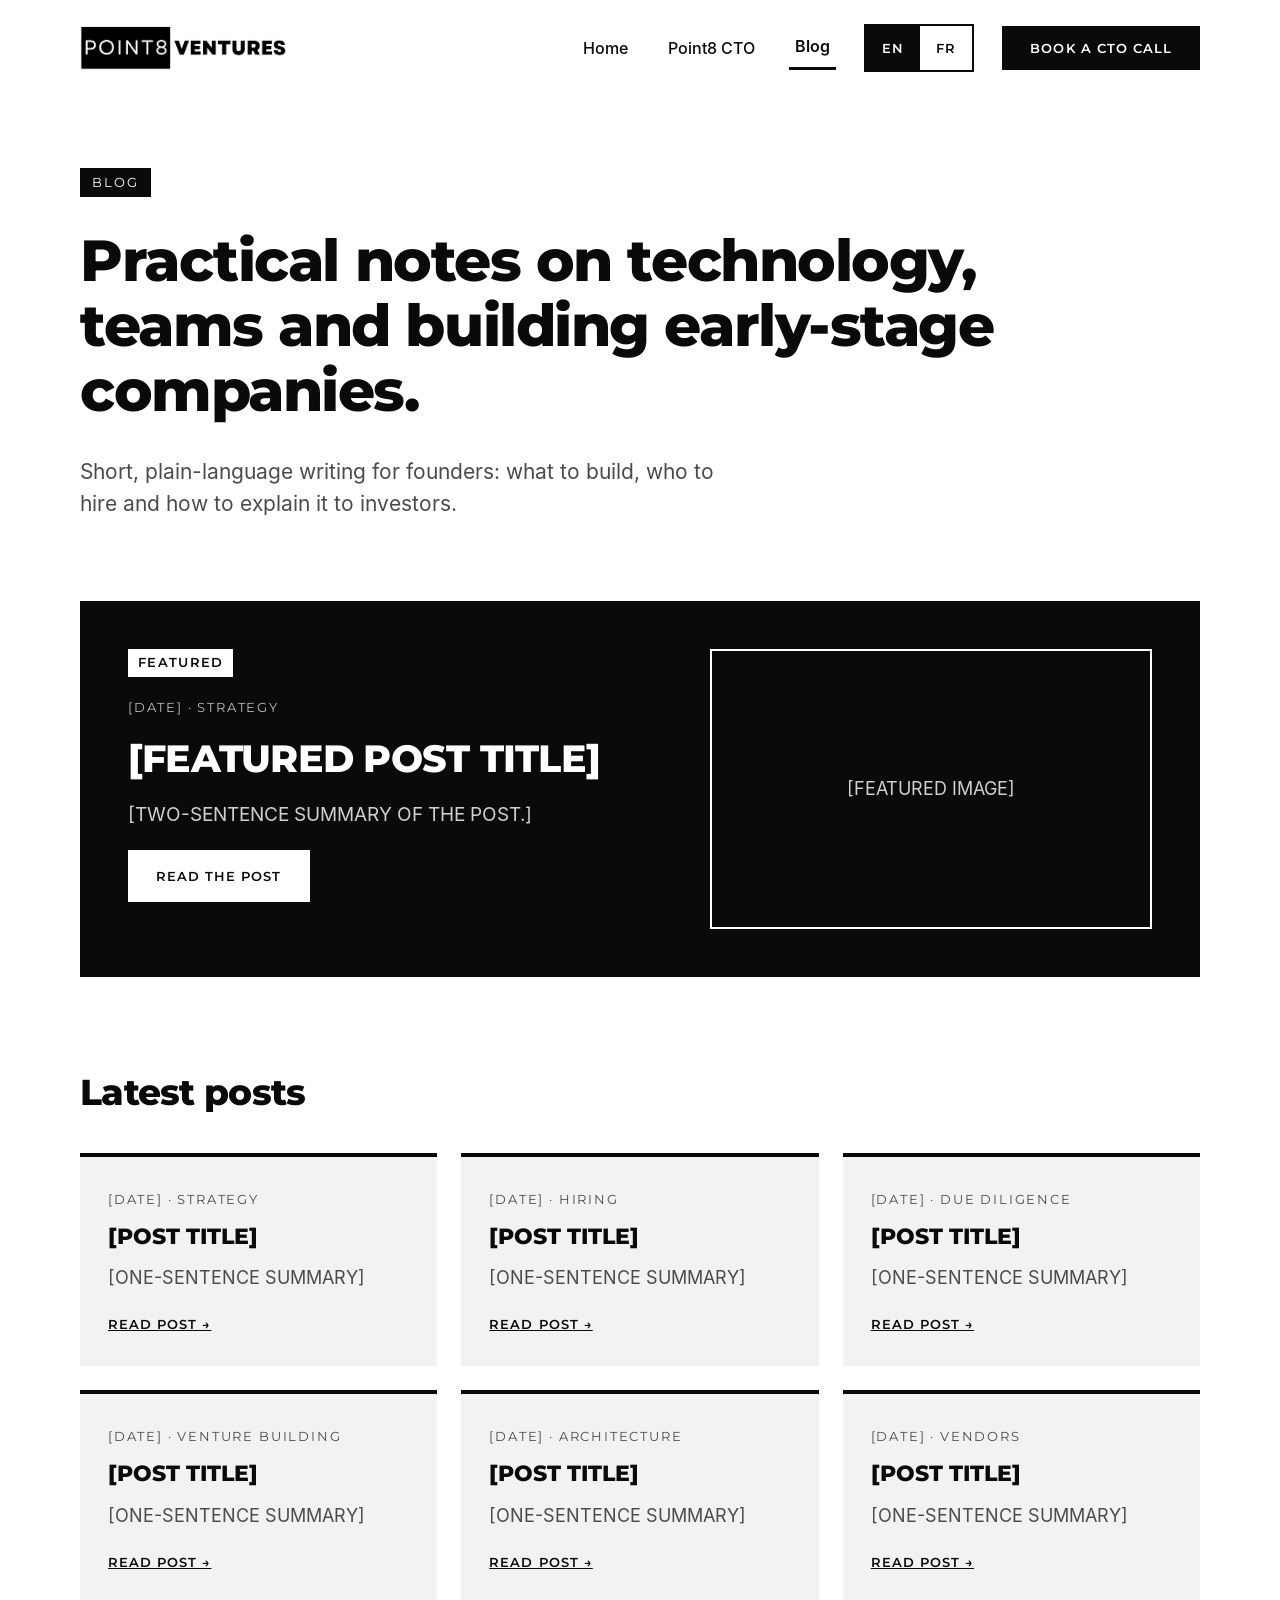
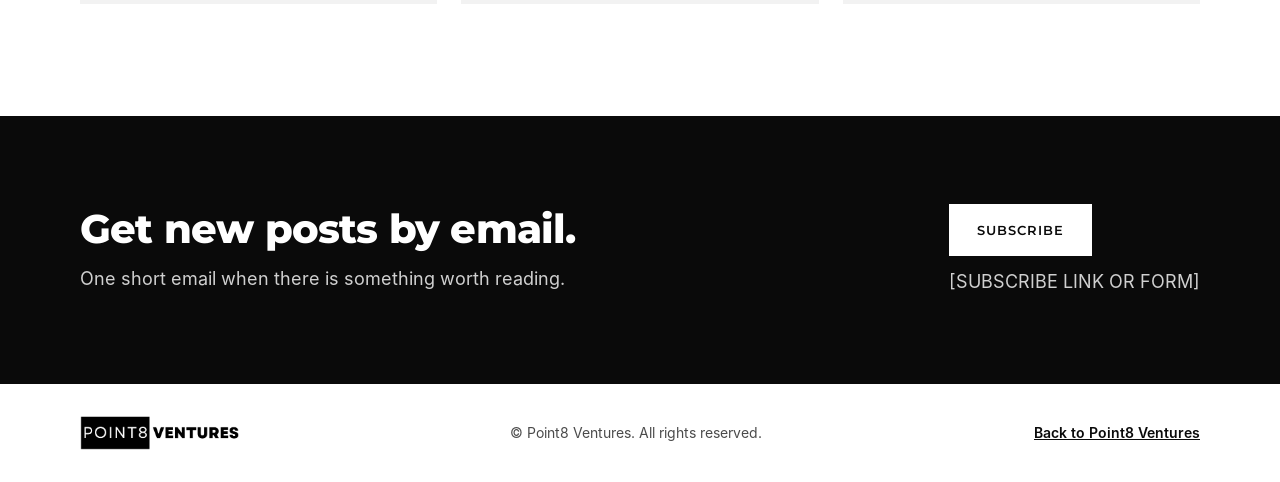
<file: blog.html>
<!doctype html>
<html lang="en">
<head>
<meta charset="utf-8">
<meta name="viewport" content="width=device-width, initial-scale=1">
<title>Blog | Point8 Ventures</title>
<meta name="description" content="Practical notes on technology, teams and building early-stage companies, for founders.">
<meta name="theme-color" content="#0A0A0A">
<meta property="og:type" content="website">
<meta property="og:title" content="Blog | Point8 Ventures">
<meta property="og:description" content="Practical notes on technology, teams and building early-stage companies, for founders.">
<meta property="og:image" content="assets/og-image.png">
<link rel="icon" type="image/png" href="assets/favicon.png">
<link rel="apple-touch-icon" href="assets/apple-touch-icon.png">
<link rel="stylesheet" href="assets/site.css">
</head>
<body>
<div style="width: 100%; background: #FFFFFF; color: #0A0A0A; font-family: 'Inter', system-ui, sans-serif; font-size: 18px; line-height: 1.55">
<a class="skip" href="#main">Skip to content</a>
<header>
<!-- NAV -->
<div style="max-width: 1200px; margin: 0 auto; box-sizing: border-box; padding: 24px 40px; display: flex; flex-wrap: wrap; align-items: center; justify-content: space-between; gap: 16px">
<a href="index.html" style="display: block; line-height: 0"><img src="assets/logo-horizontal.png" alt="Point8 Ventures" style="height: 44px; width: auto; display: block"></a>
<nav aria-label="Primary" style="display: flex; flex-wrap: wrap; align-items: center; gap: 28px">
<a href="index.html" style="display: inline-flex; align-items: center; min-height: 44px; padding: 0 6px; color: #0A0A0A; text-decoration: none; font-weight: 500; font-size: 16px">Home</a>
<a href="cto.html" style="display: inline-flex; align-items: center; min-height: 44px; padding: 0 6px; color: #0A0A0A; text-decoration: none; font-weight: 500; font-size: 16px">Point8 CTO</a>
<a href="blog.html" aria-current="page" style="display: inline-flex; align-items: center; min-height: 44px; padding: 0 6px; color: #0A0A0A; text-decoration: none; font-weight: 600; font-size: 16px; border-bottom: 3px solid #0A0A0A; box-sizing: border-box">Blog</a>
<div role="group" aria-label="Language / Langue" style="display: inline-flex; border: 2px solid #0A0A0A"><a href="blog.html" lang="en" aria-current="page" style="display: inline-flex; align-items: center; min-height: 44px; padding: 0 16px; box-sizing: border-box; text-decoration: none; font-family: 'Montserrat', sans-serif; font-weight: 600; font-size: 13px; letter-spacing: 0.08em; background: #0A0A0A; color: #FFFFFF">EN</a><a href="fr/blog.html" lang="fr" style="display: inline-flex; align-items: center; min-height: 44px; padding: 0 16px; box-sizing: border-box; text-decoration: none; font-family: 'Montserrat', sans-serif; font-weight: 600; font-size: 13px; letter-spacing: 0.08em; background: transparent; color: #0A0A0A">FR</a></div>
<a href="cto.html" style="display: inline-flex; align-items: center; min-height: 44px; padding: 0 28px; box-sizing: border-box; text-decoration: none; font-family: 'Montserrat', sans-serif; font-weight: 600; font-size: 13px; letter-spacing: 0.08em; text-transform: uppercase; background: #0A0A0A; color: #FFFFFF">Book a CTO call</a>
</nav>
</div>

</header>
<main id="main"><!-- HERO -->
<div style="max-width: 1200px; margin: 0 auto; box-sizing: border-box; padding: 72px 40px 80px; display: flex; flex-direction: column; gap: 32px; max-width: 1200px">
<span style="align-self: flex-start; display: inline-block; background: #0A0A0A; color: #FFFFFF; font-family: 'Montserrat', sans-serif; font-weight: 400; font-size: 13px; letter-spacing: 0.16em; text-transform: uppercase; padding: 8px 12px; line-height: 1">Blog</span>
<h1 style="margin: 0; font-family: 'Montserrat', sans-serif; font-weight: 800; font-size: 58px; line-height: 1.12; letter-spacing: -0.025em; max-width: 920px">Practical notes on technology, teams and building early-stage companies.</h1>
<p style="margin: 0; font-size: 21px; color: #4B4B4B; max-width: 640px">Short, plain-language writing for founders: what to build, who to hire and how to explain it to investors.</p>
</div>

<!-- FEATURED -->
<div style="max-width: 1200px; margin: 0 auto; box-sizing: border-box; padding: 0 40px 96px">
<article style="box-sizing: border-box; display: flex; flex-wrap: wrap; gap: 40px; padding: 48px; background: #0A0A0A; color: #FFFFFF">
<div style="flex: 1 1 420px; min-width: 0; display: flex; flex-direction: column; gap: 20px">
<span style="align-self: flex-start; display: inline-block; background: #FFFFFF; color: #0A0A0A; font-family: 'Montserrat', sans-serif; font-weight: 600; font-size: 13px; letter-spacing: 0.1em; text-transform: uppercase; padding: 6px 10px; line-height: 1.2">Featured</span>
<p style="margin: 0; font-family: 'Montserrat', sans-serif; font-weight: 400; font-size: 13px; letter-spacing: 0.14em; text-transform: uppercase; color: #BDBDBD">[DATE] · Strategy</p>
<h2 style="margin: 0; font-family: 'Montserrat', sans-serif; font-weight: 800; font-size: 38px; line-height: 1.15; letter-spacing: -0.02em"><a href="#posts" style="color: #FFFFFF; text-decoration: none">[FEATURED POST TITLE]</a></h2>
<p style="margin: 0; color: #D0D0D0; font-size: 19px">[TWO-SENTENCE SUMMARY OF THE POST.]</p>
<div><a href="#posts" style="display: inline-flex; align-items: center; min-height: 52px; padding: 0 28px; box-sizing: border-box; text-decoration: none; font-family: 'Montserrat', sans-serif; font-weight: 600; font-size: 13px; letter-spacing: 0.08em; text-transform: uppercase; background: #FFFFFF; color: #0A0A0A">Read the post</a></div>
</div>
<div role="img" aria-label="Placeholder for the featured post image" style="flex: 1 1 320px; min-width: 240px; min-height: 280px; box-sizing: border-box; display: flex; align-items: center; justify-content: center; border: 2px solid #FFFFFF; color: #D0D0D0; text-align: center; padding: 24px">[FEATURED IMAGE]</div>
</article>
</div>

<!-- POSTS -->
<div id="posts" style="background: #FFFFFF">
<div style="max-width: 1200px; margin: 0 auto; box-sizing: border-box; padding: 0 40px 112px; display: flex; flex-direction: column; gap: 40px">
<h2 style="margin: 0; font-family: 'Montserrat', sans-serif; font-weight: 800; font-size: 36px; line-height: 1.1; letter-spacing: -0.02em; color: #0A0A0A">Latest posts</h2>
<div style="display: flex; flex-wrap: wrap; gap: 24px">
<article style="flex: 1 1 320px; min-width: 0; box-sizing: border-box; display: flex; flex-direction: column; gap: 14px; padding: 32px 28px; background: #F2F2F2; border-top: 4px solid #0A0A0A">
<p style="margin: 0; font-family: 'Montserrat', sans-serif; font-weight: 400; font-size: 13px; letter-spacing: 0.14em; text-transform: uppercase; color: #4B4B4B">[DATE] · Strategy</p>
<h3 style="margin: 0; font-family: 'Montserrat', sans-serif; font-weight: 800; font-size: 22px; line-height: 1.25"><a href="#posts" style="color: #0A0A0A; text-decoration: none">[POST TITLE]</a></h3>
<p style="margin: 0; color: #4B4B4B">[ONE-SENTENCE SUMMARY]</p>
<a href="#posts" style="margin-top: auto; padding-top: 8px; align-self: flex-start; color: #0A0A0A; font-family: 'Montserrat', sans-serif; font-weight: 600; font-size: 13px; letter-spacing: 0.08em; text-transform: uppercase">Read post →</a>
</article><article style="flex: 1 1 320px; min-width: 0; box-sizing: border-box; display: flex; flex-direction: column; gap: 14px; padding: 32px 28px; background: #F2F2F2; border-top: 4px solid #0A0A0A">
<p style="margin: 0; font-family: 'Montserrat', sans-serif; font-weight: 400; font-size: 13px; letter-spacing: 0.14em; text-transform: uppercase; color: #4B4B4B">[DATE] · Hiring</p>
<h3 style="margin: 0; font-family: 'Montserrat', sans-serif; font-weight: 800; font-size: 22px; line-height: 1.25"><a href="#posts" style="color: #0A0A0A; text-decoration: none">[POST TITLE]</a></h3>
<p style="margin: 0; color: #4B4B4B">[ONE-SENTENCE SUMMARY]</p>
<a href="#posts" style="margin-top: auto; padding-top: 8px; align-self: flex-start; color: #0A0A0A; font-family: 'Montserrat', sans-serif; font-weight: 600; font-size: 13px; letter-spacing: 0.08em; text-transform: uppercase">Read post →</a>
</article><article style="flex: 1 1 320px; min-width: 0; box-sizing: border-box; display: flex; flex-direction: column; gap: 14px; padding: 32px 28px; background: #F2F2F2; border-top: 4px solid #0A0A0A">
<p style="margin: 0; font-family: 'Montserrat', sans-serif; font-weight: 400; font-size: 13px; letter-spacing: 0.14em; text-transform: uppercase; color: #4B4B4B">[DATE] · Due diligence</p>
<h3 style="margin: 0; font-family: 'Montserrat', sans-serif; font-weight: 800; font-size: 22px; line-height: 1.25"><a href="#posts" style="color: #0A0A0A; text-decoration: none">[POST TITLE]</a></h3>
<p style="margin: 0; color: #4B4B4B">[ONE-SENTENCE SUMMARY]</p>
<a href="#posts" style="margin-top: auto; padding-top: 8px; align-self: flex-start; color: #0A0A0A; font-family: 'Montserrat', sans-serif; font-weight: 600; font-size: 13px; letter-spacing: 0.08em; text-transform: uppercase">Read post →</a>
</article><article style="flex: 1 1 320px; min-width: 0; box-sizing: border-box; display: flex; flex-direction: column; gap: 14px; padding: 32px 28px; background: #F2F2F2; border-top: 4px solid #0A0A0A">
<p style="margin: 0; font-family: 'Montserrat', sans-serif; font-weight: 400; font-size: 13px; letter-spacing: 0.14em; text-transform: uppercase; color: #4B4B4B">[DATE] · Venture building</p>
<h3 style="margin: 0; font-family: 'Montserrat', sans-serif; font-weight: 800; font-size: 22px; line-height: 1.25"><a href="#posts" style="color: #0A0A0A; text-decoration: none">[POST TITLE]</a></h3>
<p style="margin: 0; color: #4B4B4B">[ONE-SENTENCE SUMMARY]</p>
<a href="#posts" style="margin-top: auto; padding-top: 8px; align-self: flex-start; color: #0A0A0A; font-family: 'Montserrat', sans-serif; font-weight: 600; font-size: 13px; letter-spacing: 0.08em; text-transform: uppercase">Read post →</a>
</article><article style="flex: 1 1 320px; min-width: 0; box-sizing: border-box; display: flex; flex-direction: column; gap: 14px; padding: 32px 28px; background: #F2F2F2; border-top: 4px solid #0A0A0A">
<p style="margin: 0; font-family: 'Montserrat', sans-serif; font-weight: 400; font-size: 13px; letter-spacing: 0.14em; text-transform: uppercase; color: #4B4B4B">[DATE] · Architecture</p>
<h3 style="margin: 0; font-family: 'Montserrat', sans-serif; font-weight: 800; font-size: 22px; line-height: 1.25"><a href="#posts" style="color: #0A0A0A; text-decoration: none">[POST TITLE]</a></h3>
<p style="margin: 0; color: #4B4B4B">[ONE-SENTENCE SUMMARY]</p>
<a href="#posts" style="margin-top: auto; padding-top: 8px; align-self: flex-start; color: #0A0A0A; font-family: 'Montserrat', sans-serif; font-weight: 600; font-size: 13px; letter-spacing: 0.08em; text-transform: uppercase">Read post →</a>
</article><article style="flex: 1 1 320px; min-width: 0; box-sizing: border-box; display: flex; flex-direction: column; gap: 14px; padding: 32px 28px; background: #F2F2F2; border-top: 4px solid #0A0A0A">
<p style="margin: 0; font-family: 'Montserrat', sans-serif; font-weight: 400; font-size: 13px; letter-spacing: 0.14em; text-transform: uppercase; color: #4B4B4B">[DATE] · Vendors</p>
<h3 style="margin: 0; font-family: 'Montserrat', sans-serif; font-weight: 800; font-size: 22px; line-height: 1.25"><a href="#posts" style="color: #0A0A0A; text-decoration: none">[POST TITLE]</a></h3>
<p style="margin: 0; color: #4B4B4B">[ONE-SENTENCE SUMMARY]</p>
<a href="#posts" style="margin-top: auto; padding-top: 8px; align-self: flex-start; color: #0A0A0A; font-family: 'Montserrat', sans-serif; font-weight: 600; font-size: 13px; letter-spacing: 0.08em; text-transform: uppercase">Read post →</a>
</article>
</div>
</div>
</div>

<!-- SUBSCRIBE -->
<div id="subscribe" style="background: #0A0A0A; color: #FFFFFF">
<div style="max-width: 1200px; margin: 0 auto; box-sizing: border-box; padding: 88px 40px; display: flex; flex-wrap: wrap; align-items: center; justify-content: space-between; gap: 32px">
<div style="flex: 1 1 480px; min-width: 0; display: flex; flex-direction: column; gap: 14px">
<h2 style="margin: 0; font-family: 'Montserrat', sans-serif; font-weight: 800; font-size: 40px; line-height: 1.1; letter-spacing: -0.02em; color: #FFFFFF">Get new posts by email.</h2>
<p style="margin: 0; color: #D0D0D0">One short email when there is something worth reading.</p>
</div>
<div style="display: flex; flex-direction: column; gap: 12px; align-items: flex-start">
<a href="#subscribe" style="display: inline-flex; align-items: center; min-height: 52px; padding: 0 28px; box-sizing: border-box; text-decoration: none; font-family: 'Montserrat', sans-serif; font-weight: 600; font-size: 13px; letter-spacing: 0.08em; text-transform: uppercase; background: #FFFFFF; color: #0A0A0A">Subscribe</a>
<span style="color: #D0D0D0">[SUBSCRIBE LINK OR FORM]</span>
</div>
</div>
</div>

</main>
<footer><!-- FOOTER -->
<div style="max-width: 1200px; margin: 0 auto; box-sizing: border-box; padding: 32px 40px; display: flex; flex-wrap: wrap; align-items: center; justify-content: space-between; gap: 16px; color: #4B4B4B; font-size: 14px">
<a href="index.html" style="display: block; line-height: 0"><img src="assets/logo-horizontal.png" alt="Point8 Ventures" style="height: 34px; width: auto; display: block"></a>
<span>© Point8 Ventures. All rights reserved.</span>
<a href="index.html" style="color: #0A0A0A; font-weight: 600">Back to Point8 Ventures</a>
</div>
</footer>
</div>
</body>
</html>
</file>
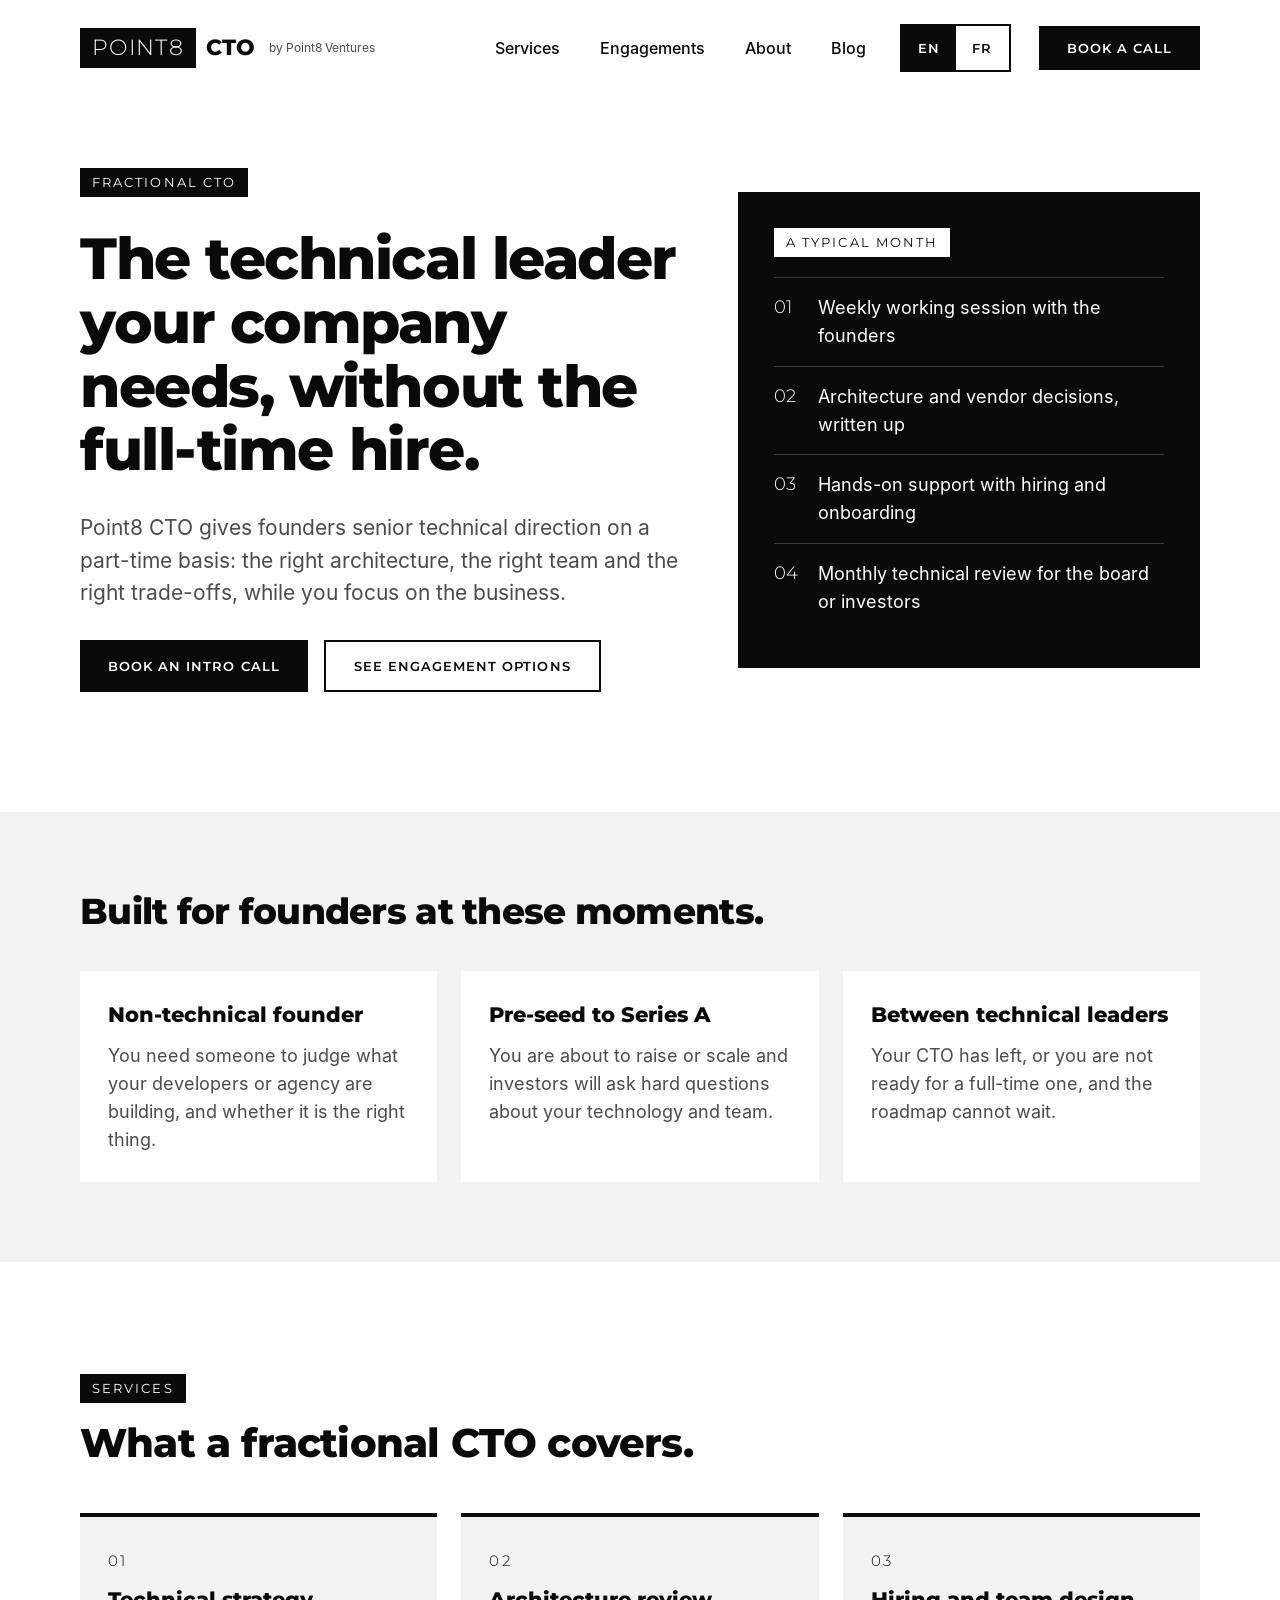
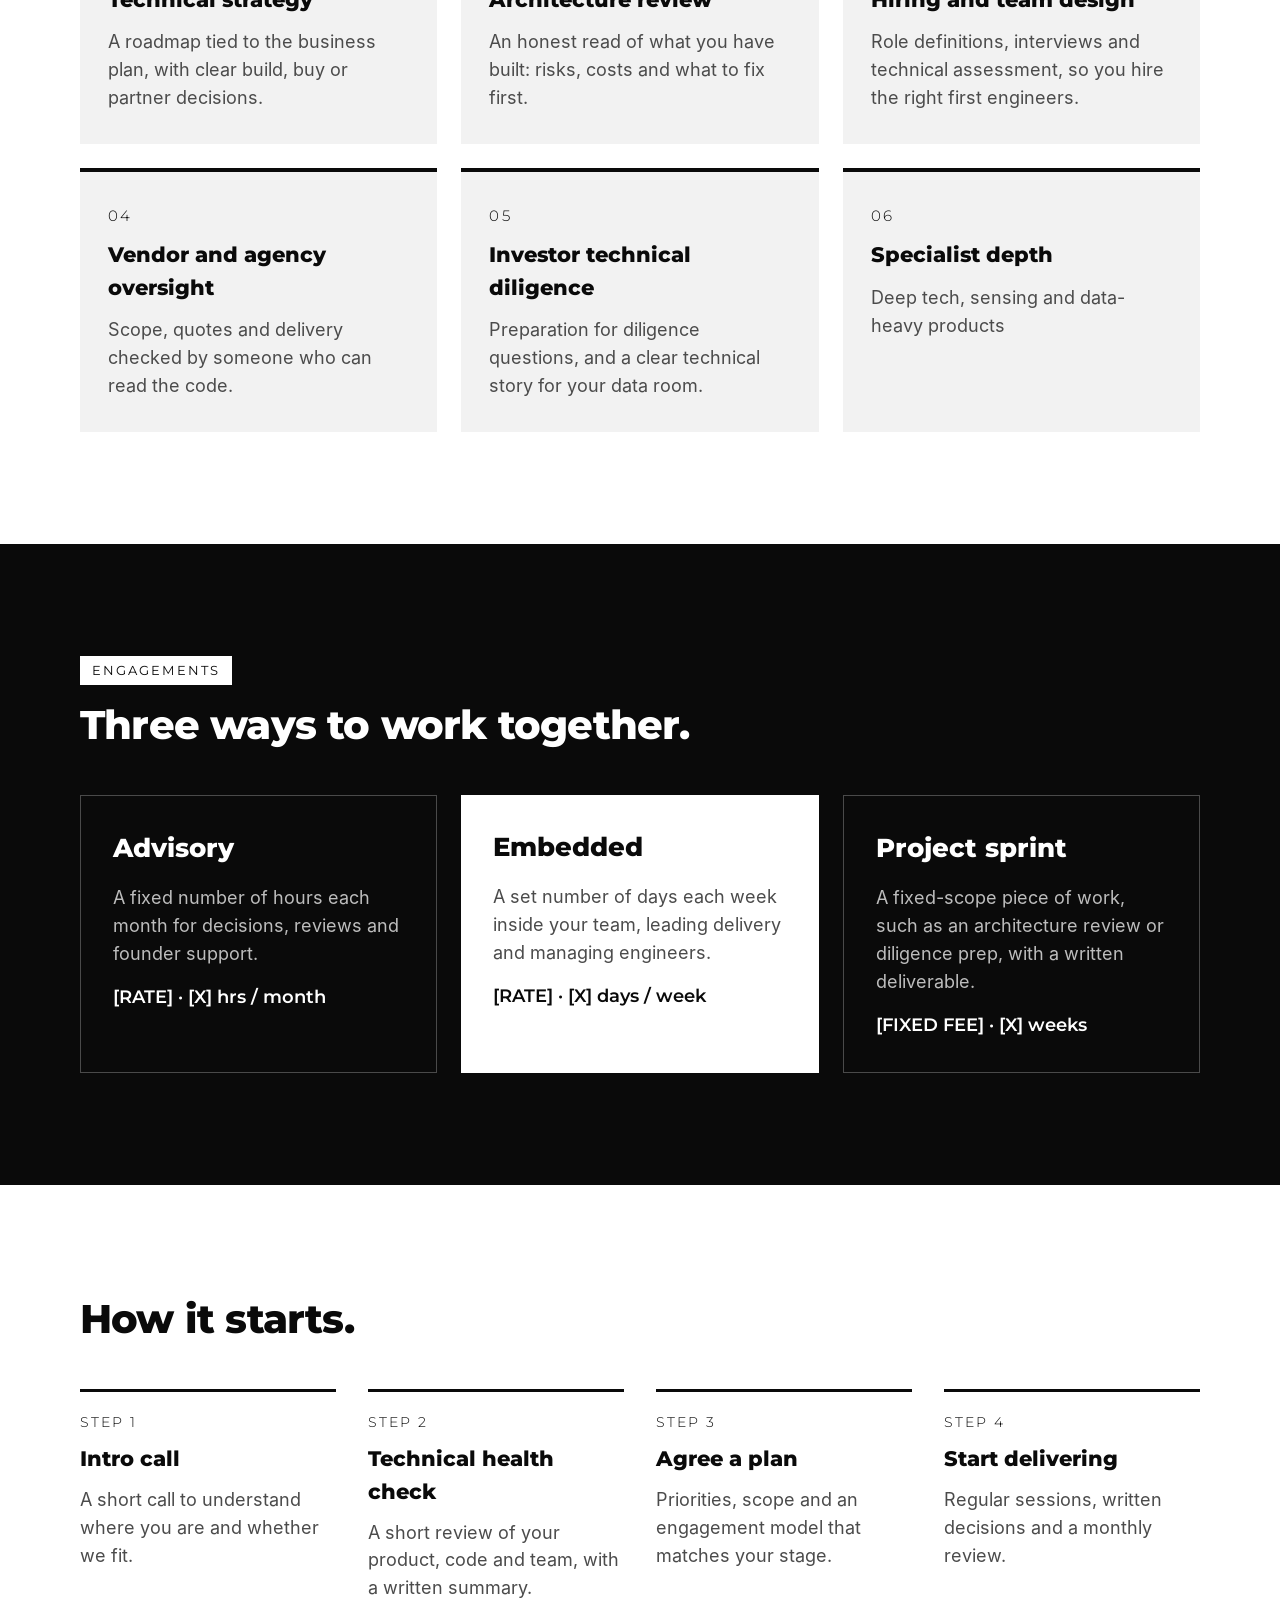
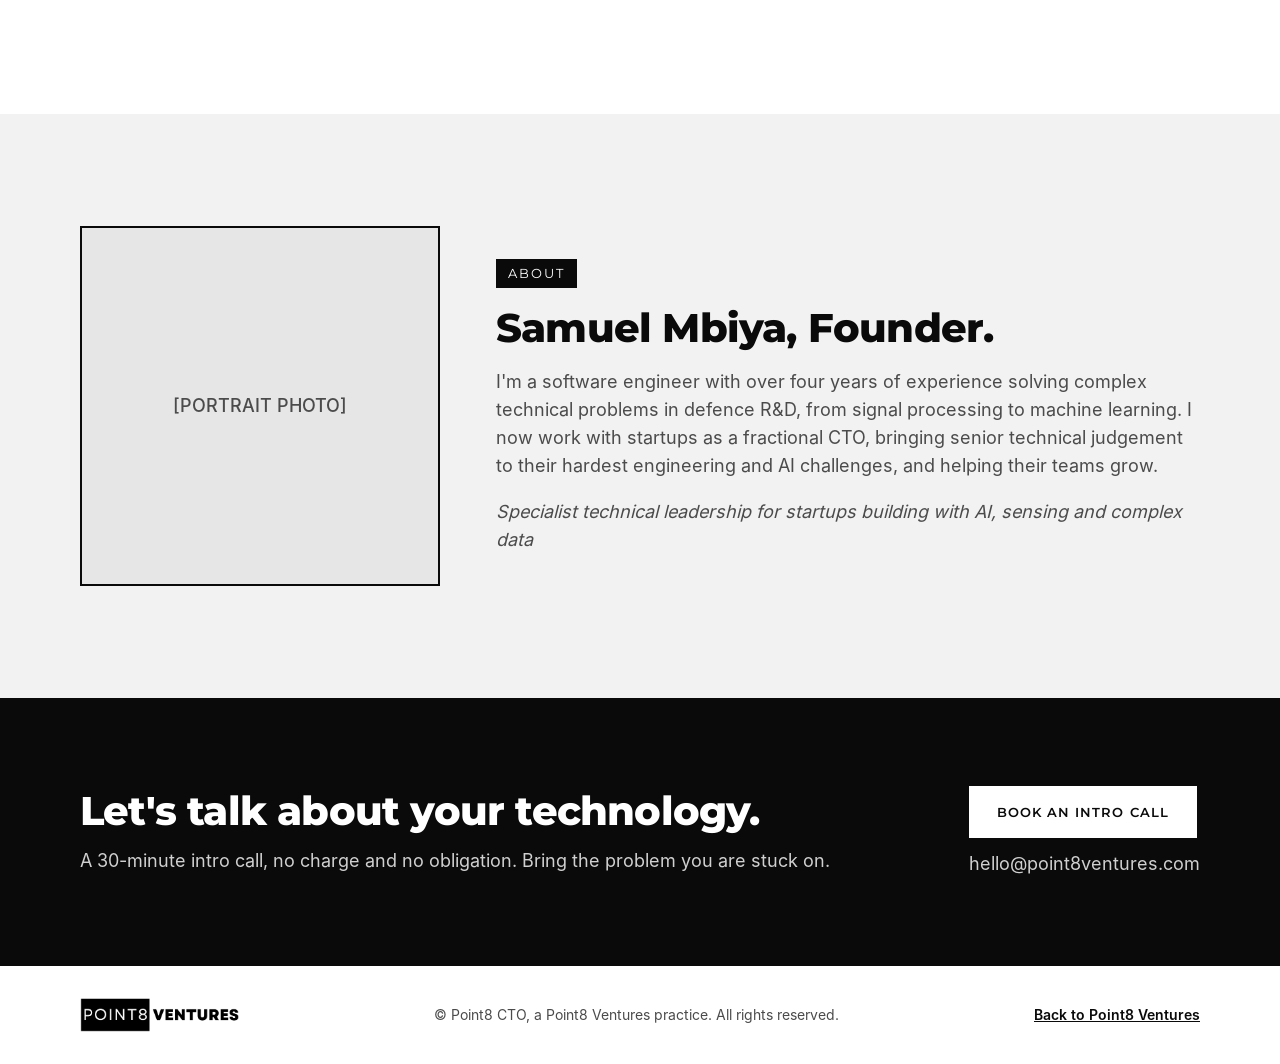
<file: cto.html>
<!doctype html>
<html lang="en">
<head>
<meta charset="utf-8">
<meta name="viewport" content="width=device-width, initial-scale=1">
<title>Point8 CTO | Fractional CTO for early-stage founders</title>
<meta name="description" content="Senior technical direction on a part-time basis: strategy, architecture review, hiring, vendor oversight and investor technical diligence.">
<meta name="theme-color" content="#0A0A0A">
<meta property="og:type" content="website">
<meta property="og:title" content="Point8 CTO | Fractional CTO for early-stage founders">
<meta property="og:description" content="Senior technical direction on a part-time basis: strategy, architecture review, hiring, vendor oversight and investor technical diligence.">
<meta property="og:image" content="assets/og-image.png">
<link rel="icon" type="image/png" href="assets/favicon.png">
<link rel="apple-touch-icon" href="assets/apple-touch-icon.png">
<link rel="stylesheet" href="assets/site.css">
</head>
<body>
<div style="width: 100%; background: #FFFFFF; color: #0A0A0A; font-family: 'Inter', system-ui, sans-serif; font-size: 18px; line-height: 1.55">
<a class="skip" href="#main">Skip to content</a>
<header>
<!-- NAV -->
<div style="max-width: 1200px; margin: 0 auto; box-sizing: border-box; padding: 24px 40px; display: flex; flex-wrap: wrap; align-items: center; justify-content: space-between; gap: 16px">
<a href="index.html" aria-label="Point8 CTO, by Point8 Ventures" style="display: flex; align-items: center; gap: 14px; text-decoration: none; color: #0A0A0A">
<span style="display: inline-flex; align-items: center; gap: 10px"><span style="background: #0A0A0A; color: #FFFFFF; font-family: 'Montserrat', sans-serif; font-weight: 300; font-size: 22px; letter-spacing: 0.06em; padding: 9px 12px; line-height: 1">POINT8</span><span style="font-family: 'Montserrat', sans-serif; font-weight: 800; font-size: 22px; line-height: 1">CTO</span></span>
<span style="font-size: 12px; color: #4B4B4B">by Point8 Ventures</span>
</a>
<nav aria-label="Primary" style="display: flex; flex-wrap: wrap; align-items: center; gap: 28px">
<a href="#services" style="display: inline-flex; align-items: center; min-height: 44px; padding: 0 6px; color: #0A0A0A; text-decoration: none; font-weight: 500; font-size: 16px">Services</a>
<a href="#engagements" style="display: inline-flex; align-items: center; min-height: 44px; padding: 0 6px; color: #0A0A0A; text-decoration: none; font-weight: 500; font-size: 16px">Engagements</a>
<a href="#about" style="display: inline-flex; align-items: center; min-height: 44px; padding: 0 6px; color: #0A0A0A; text-decoration: none; font-weight: 500; font-size: 16px">About</a>
<a href="blog.html" style="display: inline-flex; align-items: center; min-height: 44px; padding: 0 6px; color: #0A0A0A; text-decoration: none; font-weight: 500; font-size: 16px">Blog</a>
<div role="group" aria-label="Language / Langue" style="display: inline-flex; border: 2px solid #0A0A0A"><a href="cto.html" lang="en" aria-current="page" style="display: inline-flex; align-items: center; min-height: 44px; padding: 0 16px; box-sizing: border-box; text-decoration: none; font-family: 'Montserrat', sans-serif; font-weight: 600; font-size: 13px; letter-spacing: 0.08em; background: #0A0A0A; color: #FFFFFF">EN</a><a href="fr/cto.html" lang="fr" style="display: inline-flex; align-items: center; min-height: 44px; padding: 0 16px; box-sizing: border-box; text-decoration: none; font-family: 'Montserrat', sans-serif; font-weight: 600; font-size: 13px; letter-spacing: 0.08em; background: transparent; color: #0A0A0A">FR</a></div>
<a href="#book" style="display: inline-flex; align-items: center; min-height: 44px; padding: 0 28px; box-sizing: border-box; text-decoration: none; font-family: 'Montserrat', sans-serif; font-weight: 600; font-size: 13px; letter-spacing: 0.08em; text-transform: uppercase; background: #0A0A0A; color: #FFFFFF">Book a call</a>
</nav>
</div>

</header>
<main id="main"><!-- HERO -->
<div style="max-width: 1200px; margin: 0 auto; box-sizing: border-box; padding: 72px 40px 120px; display: flex; flex-wrap: wrap; align-items: center; gap: 56px">
<div style="flex: 1 1 520px; min-width: 0; display: flex; flex-direction: column; gap: 30px">
<span style="align-self: flex-start; display: inline-block; background: #0A0A0A; color: #FFFFFF; font-family: 'Montserrat', sans-serif; font-weight: 400; font-size: 13px; letter-spacing: 0.16em; text-transform: uppercase; padding: 8px 12px; line-height: 1">Fractional CTO</span>
<h1 style="margin: 0; font-family: 'Montserrat', sans-serif; font-weight: 800; font-size: 58px; line-height: 1.1; letter-spacing: -0.025em">The technical leader your company needs, without the full-time hire.</h1>
<p style="margin: 0; font-size: 21px; color: #4B4B4B; max-width: 620px">Point8 CTO gives founders senior technical direction on a part-time basis: the right architecture, the right team and the right trade-offs, while you focus on the business.</p>
<div style="display: flex; flex-wrap: wrap; gap: 16px">
<a href="#book" style="display: inline-flex; align-items: center; min-height: 52px; padding: 0 28px; box-sizing: border-box; text-decoration: none; font-family: 'Montserrat', sans-serif; font-weight: 600; font-size: 13px; letter-spacing: 0.08em; text-transform: uppercase; background: #0A0A0A; color: #FFFFFF">Book an intro call</a>
<a href="#engagements" style="display: inline-flex; align-items: center; min-height: 52px; padding: 0 28px; box-sizing: border-box; text-decoration: none; font-family: 'Montserrat', sans-serif; font-weight: 600; font-size: 13px; letter-spacing: 0.08em; text-transform: uppercase; border: 2px solid #0A0A0A; color: #0A0A0A">See engagement options</a>
</div>
</div>
<div style="flex: 1 1 380px; min-width: 0; box-sizing: border-box; display: flex; flex-direction: column; gap: 20px; padding: 36px; background: #0A0A0A; color: #FFFFFF">
<span style="align-self: flex-start; display: inline-block; background: #FFFFFF; color: #0A0A0A; font-family: 'Montserrat', sans-serif; font-weight: 400; font-size: 13px; letter-spacing: 0.16em; text-transform: uppercase; padding: 8px 12px; line-height: 1">A typical month</span>
<div style="display: flex; flex-direction: column">
<div style="display: flex; gap: 16px; padding: 16px 0; border-top: 1px solid #3A3A3A"><span style="font-family: 'Montserrat', sans-serif; font-weight: 300; min-width: 28px">01</span><span>Weekly working session with the founders</span></div>
<div style="display: flex; gap: 16px; padding: 16px 0; border-top: 1px solid #3A3A3A"><span style="font-family: 'Montserrat', sans-serif; font-weight: 300; min-width: 28px">02</span><span>Architecture and vendor decisions, written up</span></div>
<div style="display: flex; gap: 16px; padding: 16px 0; border-top: 1px solid #3A3A3A"><span style="font-family: 'Montserrat', sans-serif; font-weight: 300; min-width: 28px">03</span><span>Hands-on support with hiring and onboarding</span></div>
<div style="display: flex; gap: 16px; padding: 16px 0; border-top: 1px solid #3A3A3A"><span style="font-family: 'Montserrat', sans-serif; font-weight: 300; min-width: 28px">04</span><span>Monthly technical review for the board or investors</span></div>
</div>
</div>
</div>

<!-- WHO IT'S FOR -->
<div style="background: #F2F2F2">
<div style="max-width: 1200px; margin: 0 auto; box-sizing: border-box; padding: 80px 40px; display: flex; flex-direction: column; gap: 40px">
<h2 style="margin: 0; font-family: 'Montserrat', sans-serif; font-weight: 800; font-size: 36px; line-height: 1.1; letter-spacing: -0.02em; color: #0A0A0A">Built for founders at these moments.</h2>
<div style="display: flex; flex-wrap: wrap; gap: 24px">
<div style="flex: 1 1 300px; min-width: 0; display: flex; flex-direction: column; gap: 10px; padding: 28px; background: #FFFFFF">
<span style="font-family: 'Montserrat', sans-serif; font-weight: 800; font-size: 21px">Non-technical founder</span>
<span style="color: #4B4B4B">You need someone to judge what your developers or agency are building, and whether it is the right thing.</span>
</div><div style="flex: 1 1 300px; min-width: 0; display: flex; flex-direction: column; gap: 10px; padding: 28px; background: #FFFFFF">
<span style="font-family: 'Montserrat', sans-serif; font-weight: 800; font-size: 21px">Pre-seed to Series A</span>
<span style="color: #4B4B4B">You are about to raise or scale and investors will ask hard questions about your technology and team.</span>
</div><div style="flex: 1 1 300px; min-width: 0; display: flex; flex-direction: column; gap: 10px; padding: 28px; background: #FFFFFF">
<span style="font-family: 'Montserrat', sans-serif; font-weight: 800; font-size: 21px">Between technical leaders</span>
<span style="color: #4B4B4B">Your CTO has left, or you are not ready for a full-time one, and the roadmap cannot wait.</span>
</div>
</div>
</div>
</div>

<!-- SERVICES -->
<div id="services" style="max-width: 1200px; margin: 0 auto; box-sizing: border-box; padding: 112px 40px; display: flex; flex-direction: column; gap: 48px">
<div style="display: flex; flex-direction: column; gap: 18px; max-width: 640px">
<span style="align-self: flex-start; display: inline-block; background: #0A0A0A; color: #FFFFFF; font-family: 'Montserrat', sans-serif; font-weight: 400; font-size: 13px; letter-spacing: 0.16em; text-transform: uppercase; padding: 8px 12px; line-height: 1">Services</span>
<h2 style="margin: 0; font-family: 'Montserrat', sans-serif; font-weight: 800; font-size: 40px; line-height: 1.1; letter-spacing: -0.02em; color: #0A0A0A">What a fractional CTO covers.</h2>
</div>
<div style="display: flex; flex-wrap: wrap; gap: 24px">
<div style="flex: 1 1 320px; min-width: 0; box-sizing: border-box; display: flex; flex-direction: column; gap: 12px; padding: 32px 28px; background: #F2F2F2; border-top: 4px solid #0A0A0A">
<span aria-hidden="true" style="font-family: 'Montserrat', sans-serif; font-weight: 300; font-size: 15px; letter-spacing: 0.16em">01</span>
<span style="font-family: 'Montserrat', sans-serif; font-weight: 800; font-size: 21px">Technical strategy</span>
<span style="color: #4B4B4B">A roadmap tied to the business plan, with clear build, buy or partner decisions.</span>
</div><div style="flex: 1 1 320px; min-width: 0; box-sizing: border-box; display: flex; flex-direction: column; gap: 12px; padding: 32px 28px; background: #F2F2F2; border-top: 4px solid #0A0A0A">
<span aria-hidden="true" style="font-family: 'Montserrat', sans-serif; font-weight: 300; font-size: 15px; letter-spacing: 0.16em">02</span>
<span style="font-family: 'Montserrat', sans-serif; font-weight: 800; font-size: 21px">Architecture review</span>
<span style="color: #4B4B4B">An honest read of what you have built: risks, costs and what to fix first.</span>
</div><div style="flex: 1 1 320px; min-width: 0; box-sizing: border-box; display: flex; flex-direction: column; gap: 12px; padding: 32px 28px; background: #F2F2F2; border-top: 4px solid #0A0A0A">
<span aria-hidden="true" style="font-family: 'Montserrat', sans-serif; font-weight: 300; font-size: 15px; letter-spacing: 0.16em">03</span>
<span style="font-family: 'Montserrat', sans-serif; font-weight: 800; font-size: 21px">Hiring and team design</span>
<span style="color: #4B4B4B">Role definitions, interviews and technical assessment, so you hire the right first engineers.</span>
</div><div style="flex: 1 1 320px; min-width: 0; box-sizing: border-box; display: flex; flex-direction: column; gap: 12px; padding: 32px 28px; background: #F2F2F2; border-top: 4px solid #0A0A0A">
<span aria-hidden="true" style="font-family: 'Montserrat', sans-serif; font-weight: 300; font-size: 15px; letter-spacing: 0.16em">04</span>
<span style="font-family: 'Montserrat', sans-serif; font-weight: 800; font-size: 21px">Vendor and agency oversight</span>
<span style="color: #4B4B4B">Scope, quotes and delivery checked by someone who can read the code.</span>
</div><div style="flex: 1 1 320px; min-width: 0; box-sizing: border-box; display: flex; flex-direction: column; gap: 12px; padding: 32px 28px; background: #F2F2F2; border-top: 4px solid #0A0A0A">
<span aria-hidden="true" style="font-family: 'Montserrat', sans-serif; font-weight: 300; font-size: 15px; letter-spacing: 0.16em">05</span>
<span style="font-family: 'Montserrat', sans-serif; font-weight: 800; font-size: 21px">Investor technical diligence</span>
<span style="color: #4B4B4B">Preparation for diligence questions, and a clear technical story for your data room.</span>
</div><div style="flex: 1 1 320px; min-width: 0; box-sizing: border-box; display: flex; flex-direction: column; gap: 12px; padding: 32px 28px; background: #F2F2F2; border-top: 4px solid #0A0A0A">
<span aria-hidden="true" style="font-family: 'Montserrat', sans-serif; font-weight: 300; font-size: 15px; letter-spacing: 0.16em">06</span>
<span style="font-family: 'Montserrat', sans-serif; font-weight: 800; font-size: 21px">Specialist depth</span>
<span style="color: #4B4B4B">Deep tech, sensing and data-heavy products</span>
</div>
</div>
</div>

<!-- ENGAGEMENTS -->
<div id="engagements" style="background: #0A0A0A; color: #FFFFFF">
<div style="max-width: 1200px; margin: 0 auto; box-sizing: border-box; padding: 112px 40px; display: flex; flex-direction: column; gap: 48px">
<div style="display: flex; flex-direction: column; gap: 18px; max-width: 640px">
<span style="align-self: flex-start; display: inline-block; background: #FFFFFF; color: #0A0A0A; font-family: 'Montserrat', sans-serif; font-weight: 400; font-size: 13px; letter-spacing: 0.16em; text-transform: uppercase; padding: 8px 12px; line-height: 1">Engagements</span>
<h2 style="margin: 0; font-family: 'Montserrat', sans-serif; font-weight: 800; font-size: 40px; line-height: 1.1; letter-spacing: -0.02em; color: #FFFFFF">Three ways to work together.</h2>
</div>
<div style="display: flex; flex-wrap: wrap; gap: 24px">
<div style="flex: 1 1 320px; min-width: 0; box-sizing: border-box; display: flex; flex-direction: column; gap: 16px; padding: 32px; border: 1px solid #4A4A4A">
<span style="font-family: 'Montserrat', sans-serif; font-weight: 800; font-size: 26px">Advisory</span>
<span style="color: #BDBDBD">A fixed number of hours each month for decisions, reviews and founder support.</span>
<span style="font-family: 'Montserrat', sans-serif; font-weight: 600; font-size: 18px">[RATE] · [X] hrs / month</span>
</div>
<div style="flex: 1 1 320px; min-width: 0; box-sizing: border-box; display: flex; flex-direction: column; gap: 16px; padding: 32px; background: #FFFFFF; color: #0A0A0A">
<span style="font-family: 'Montserrat', sans-serif; font-weight: 800; font-size: 26px">Embedded</span>
<span style="color: #4B4B4B">A set number of days each week inside your team, leading delivery and managing engineers.</span>
<span style="font-family: 'Montserrat', sans-serif; font-weight: 600; font-size: 18px">[RATE] · [X] days / week</span>
</div>
<div style="flex: 1 1 320px; min-width: 0; box-sizing: border-box; display: flex; flex-direction: column; gap: 16px; padding: 32px; border: 1px solid #4A4A4A">
<span style="font-family: 'Montserrat', sans-serif; font-weight: 800; font-size: 26px">Project sprint</span>
<span style="color: #BDBDBD">A fixed-scope piece of work, such as an architecture review or diligence prep, with a written deliverable.</span>
<span style="font-family: 'Montserrat', sans-serif; font-weight: 600; font-size: 18px">[FIXED FEE] · [X] weeks</span>
</div>
</div>
</div>
</div>

<!-- PROCESS -->
<div style="max-width: 1200px; margin: 0 auto; box-sizing: border-box; padding: 112px 40px; display: flex; flex-direction: column; gap: 48px">
<h2 style="margin: 0; font-family: 'Montserrat', sans-serif; font-weight: 800; font-size: 40px; line-height: 1.1; letter-spacing: -0.02em; color: #0A0A0A">How it starts.</h2>
<div style="display: flex; flex-wrap: wrap; gap: 32px">
<div style="flex: 1 1 220px; min-width: 0; display: flex; flex-direction: column; gap: 10px; border-top: 3px solid #0A0A0A; padding-top: 20px">
<span style="font-family: 'Montserrat', sans-serif; font-weight: 300; font-size: 14px; letter-spacing: 0.14em; text-transform: uppercase">Step 1</span>
<span style="font-family: 'Montserrat', sans-serif; font-weight: 800; font-size: 21px">Intro call</span>
<span style="color: #4B4B4B">A short call to understand where you are and whether we fit.</span>
</div><div style="flex: 1 1 220px; min-width: 0; display: flex; flex-direction: column; gap: 10px; border-top: 3px solid #0A0A0A; padding-top: 20px">
<span style="font-family: 'Montserrat', sans-serif; font-weight: 300; font-size: 14px; letter-spacing: 0.14em; text-transform: uppercase">Step 2</span>
<span style="font-family: 'Montserrat', sans-serif; font-weight: 800; font-size: 21px">Technical health check</span>
<span style="color: #4B4B4B">A short review of your product, code and team, with a written summary.</span>
</div><div style="flex: 1 1 220px; min-width: 0; display: flex; flex-direction: column; gap: 10px; border-top: 3px solid #0A0A0A; padding-top: 20px">
<span style="font-family: 'Montserrat', sans-serif; font-weight: 300; font-size: 14px; letter-spacing: 0.14em; text-transform: uppercase">Step 3</span>
<span style="font-family: 'Montserrat', sans-serif; font-weight: 800; font-size: 21px">Agree a plan</span>
<span style="color: #4B4B4B">Priorities, scope and an engagement model that matches your stage.</span>
</div><div style="flex: 1 1 220px; min-width: 0; display: flex; flex-direction: column; gap: 10px; border-top: 3px solid #0A0A0A; padding-top: 20px">
<span style="font-family: 'Montserrat', sans-serif; font-weight: 300; font-size: 14px; letter-spacing: 0.14em; text-transform: uppercase">Step 4</span>
<span style="font-family: 'Montserrat', sans-serif; font-weight: 800; font-size: 21px">Start delivering</span>
<span style="color: #4B4B4B">Regular sessions, written decisions and a monthly review.</span>
</div>
</div>
</div>

<!-- ABOUT -->
<div id="about" style="background: #F2F2F2">
<div style="max-width: 1200px; margin: 0 auto; box-sizing: border-box; padding: 112px 40px; display: flex; flex-wrap: wrap; align-items: center; gap: 56px">
<div style="flex: 0 1 360px; min-width: 240px; aspect-ratio: 1 / 1; display: flex; align-items: center; justify-content: center; border: 2px solid #0A0A0A; background: #E6E6E6; color: #4B4B4B; font-weight: 500; text-align: center; padding: 24px; box-sizing: border-box">[PORTRAIT PHOTO]</div>
<div style="flex: 1 1 480px; min-width: 0; display: flex; flex-direction: column; gap: 18px">
<span style="align-self: flex-start; display: inline-block; background: #0A0A0A; color: #FFFFFF; font-family: 'Montserrat', sans-serif; font-weight: 400; font-size: 13px; letter-spacing: 0.16em; text-transform: uppercase; padding: 8px 12px; line-height: 1">About</span>
<h2 style="margin: 0; font-family: 'Montserrat', sans-serif; font-weight: 800; font-size: 40px; line-height: 1.1; letter-spacing: -0.02em; color: #0A0A0A">Samuel Mbiya, Founder.</h2>
<p style="margin: 0; color: #4B4B4B">I'm a software engineer with over four years of experience solving complex technical problems in defence R&D, from signal processing to machine learning. I now work with startups as a fractional CTO, bringing senior technical judgement to their hardest engineering and AI challenges, and helping their teams grow.</p>
<p style="margin: 0; color: #4B4B4B"><em>Specialist technical leadership for startups building with AI, sensing and complex data</em></p>
</div>
</div>
</div>

<!-- BOOK A CALL -->
<div id="book" style="background: #0A0A0A; color: #FFFFFF">
<div style="max-width: 1200px; margin: 0 auto; box-sizing: border-box; padding: 88px 40px; display: flex; flex-wrap: wrap; align-items: center; justify-content: space-between; gap: 32px">
<div style="flex: 1 1 480px; min-width: 0; display: flex; flex-direction: column; gap: 14px">
<h2 style="margin: 0; font-family: 'Montserrat', sans-serif; font-weight: 800; font-size: 40px; line-height: 1.1; letter-spacing: -0.02em; color: #FFFFFF">Let's talk about your technology.</h2>
<p style="margin: 0; color: #D0D0D0">A 30-minute intro call, no charge and no obligation. Bring the problem you are stuck on.</p>
</div>
<div style="display: flex; flex-direction: column; gap: 12px; align-items: flex-start">
<a href="#book" style="display: inline-flex; align-items: center; min-height: 52px; padding: 0 28px; box-sizing: border-box; text-decoration: none; font-family: 'Montserrat', sans-serif; font-weight: 600; font-size: 13px; letter-spacing: 0.08em; text-transform: uppercase; background: #FFFFFF; color: #0A0A0A">Book an intro call</a>
<span style="color: #D0D0D0">hello@point8ventures.com</span>
</div>
</div>
</div>

</main>
<footer><!-- FOOTER -->
<div style="max-width: 1200px; margin: 0 auto; box-sizing: border-box; padding: 32px 40px; display: flex; flex-wrap: wrap; align-items: center; justify-content: space-between; gap: 16px; color: #4B4B4B; font-size: 14px">
<a href="index.html" style="display: block; line-height: 0"><img src="assets/logo-horizontal.png" alt="Point8 Ventures" style="height: 34px; width: auto; display: block"></a>
<span>© Point8 CTO, a Point8 Ventures practice. All rights reserved.</span>
<a href="index.html" style="color: #0A0A0A; font-weight: 600">Back to Point8 Ventures</a>
</div>
</footer>
</div>
</body>
</html>
</file>
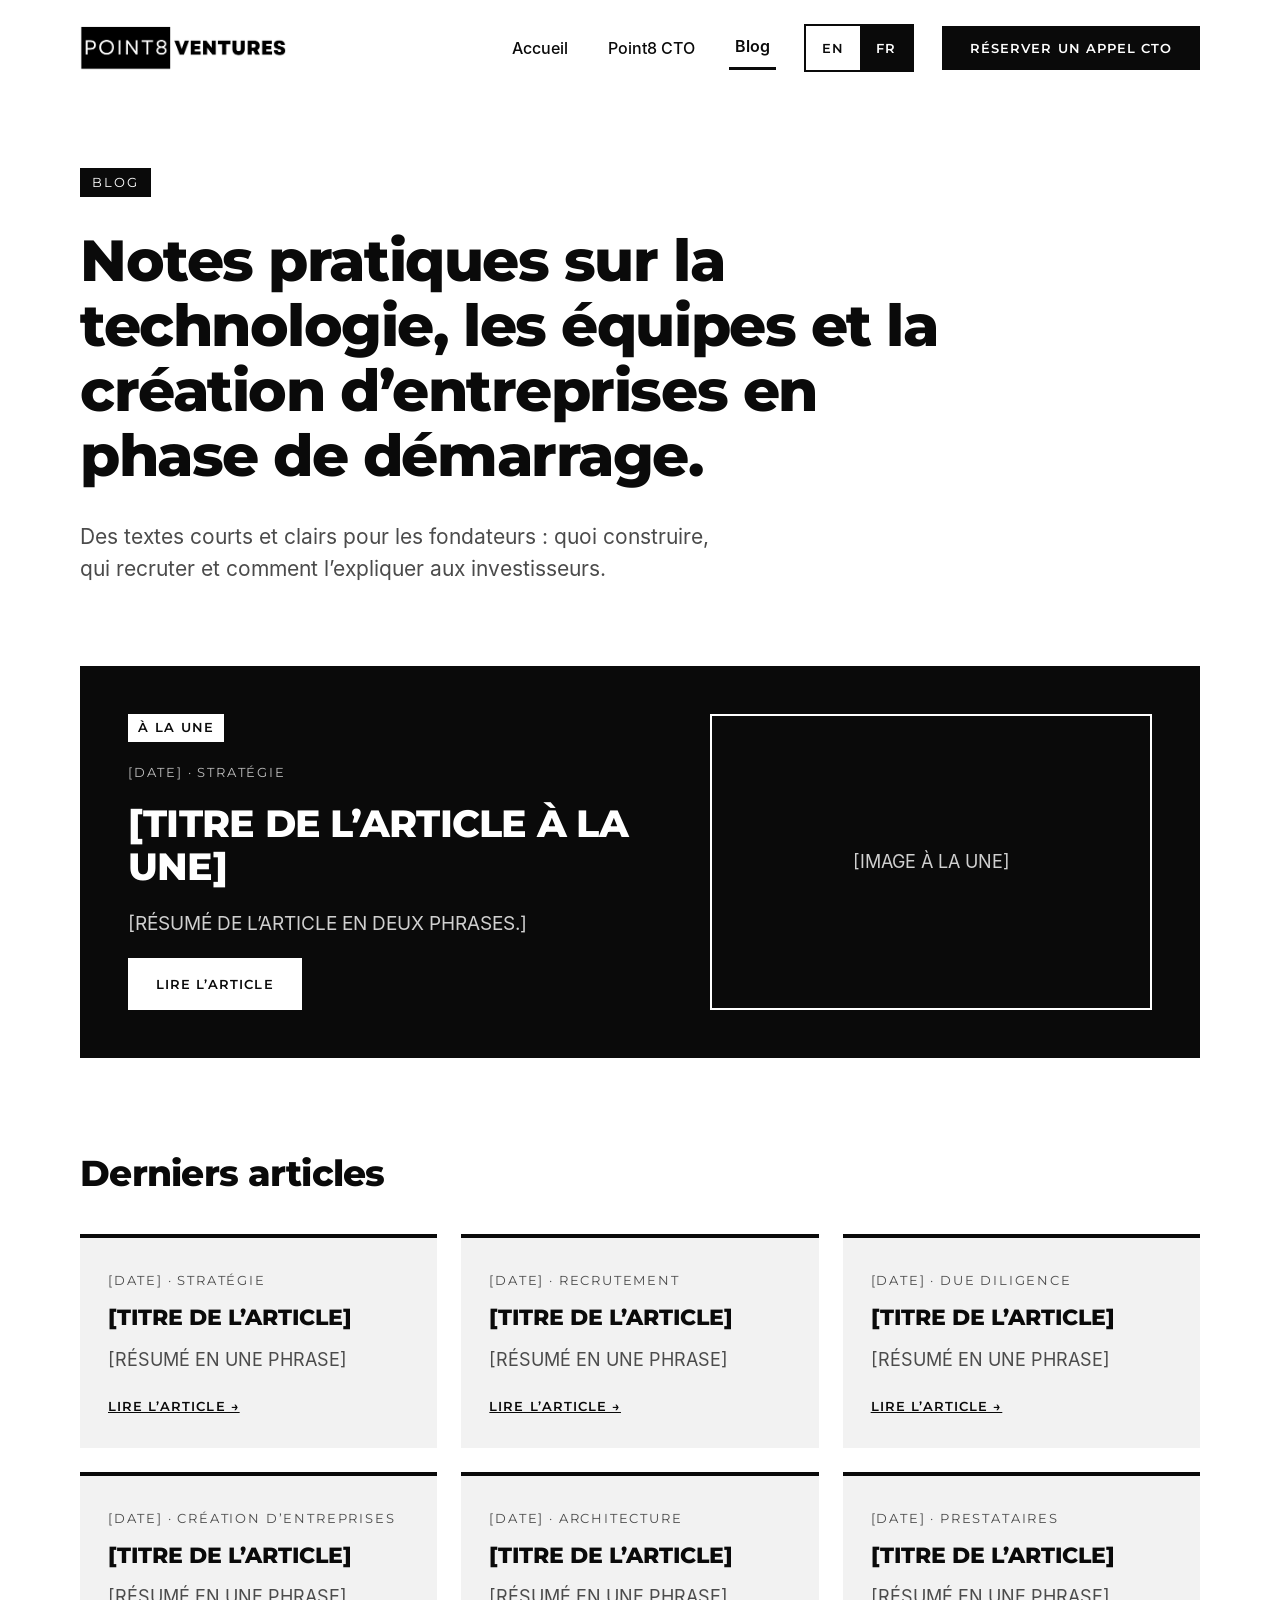
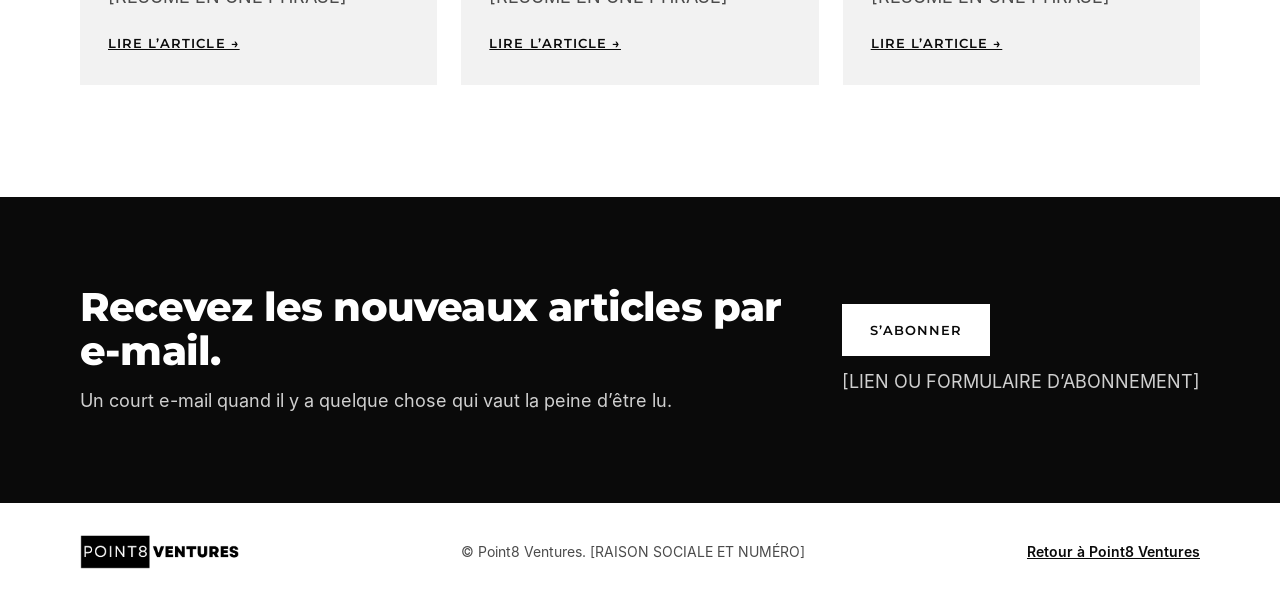
<file: fr/blog.html>
<!doctype html>
<html lang="fr">
<head>
<meta charset="utf-8">
<meta name="viewport" content="width=device-width, initial-scale=1">
<title>Blog | Point8 Ventures</title>
<meta name="description" content="Notes pratiques sur la technologie, les équipes et la création d’entreprises en phase de démarrage, pour les fondateurs.">
<meta name="theme-color" content="#0A0A0A">
<meta property="og:type" content="website">
<meta property="og:title" content="Blog | Point8 Ventures">
<meta property="og:description" content="Notes pratiques sur la technologie, les équipes et la création d’entreprises en phase de démarrage, pour les fondateurs.">
<meta property="og:image" content="../assets/og-image.png">
<link rel="icon" type="image/png" href="../assets/favicon.png">
<link rel="apple-touch-icon" href="../assets/apple-touch-icon.png">
<link rel="stylesheet" href="../assets/site.css">
</head>
<body>
<div style="width: 100%; background: #FFFFFF; color: #0A0A0A; font-family: 'Inter', system-ui, sans-serif; font-size: 18px; line-height: 1.55">
<a class="skip" href="#main">Aller au contenu</a>
<header>
<!-- NAV -->
<div style="max-width: 1200px; margin: 0 auto; box-sizing: border-box; padding: 24px 40px; display: flex; flex-wrap: wrap; align-items: center; justify-content: space-between; gap: 16px">
<a href="index.html" style="display: block; line-height: 0"><img src="../assets/logo-horizontal.png" alt="Point8 Ventures" style="height: 44px; width: auto; display: block"></a>
<nav aria-label="Principale" style="display: flex; flex-wrap: wrap; align-items: center; gap: 28px">
<a href="index.html" style="display: inline-flex; align-items: center; min-height: 44px; padding: 0 6px; color: #0A0A0A; text-decoration: none; font-weight: 500; font-size: 16px">Accueil</a>
<a href="cto.html" style="display: inline-flex; align-items: center; min-height: 44px; padding: 0 6px; color: #0A0A0A; text-decoration: none; font-weight: 500; font-size: 16px">Point8 CTO</a>
<a href="blog.html" aria-current="page" style="display: inline-flex; align-items: center; min-height: 44px; padding: 0 6px; color: #0A0A0A; text-decoration: none; font-weight: 600; font-size: 16px; border-bottom: 3px solid #0A0A0A; box-sizing: border-box">Blog</a>
<div role="group" aria-label="Language / Langue" style="display: inline-flex; border: 2px solid #0A0A0A"><a href="../blog.html" lang="en" style="display: inline-flex; align-items: center; min-height: 44px; padding: 0 16px; box-sizing: border-box; text-decoration: none; font-family: 'Montserrat', sans-serif; font-weight: 600; font-size: 13px; letter-spacing: 0.08em; background: transparent; color: #0A0A0A">EN</a><a href="blog.html" lang="fr" aria-current="page" style="display: inline-flex; align-items: center; min-height: 44px; padding: 0 16px; box-sizing: border-box; text-decoration: none; font-family: 'Montserrat', sans-serif; font-weight: 600; font-size: 13px; letter-spacing: 0.08em; background: #0A0A0A; color: #FFFFFF">FR</a></div>
<a href="cto.html" style="display: inline-flex; align-items: center; min-height: 44px; padding: 0 28px; box-sizing: border-box; text-decoration: none; font-family: 'Montserrat', sans-serif; font-weight: 600; font-size: 13px; letter-spacing: 0.08em; text-transform: uppercase; background: #0A0A0A; color: #FFFFFF">Réserver un appel CTO</a>
</nav>
</div>

</header>
<main id="main"><!-- HERO -->
<div style="max-width: 1200px; margin: 0 auto; box-sizing: border-box; padding: 72px 40px 80px; display: flex; flex-direction: column; gap: 32px; max-width: 1200px">
<span style="align-self: flex-start; display: inline-block; background: #0A0A0A; color: #FFFFFF; font-family: 'Montserrat', sans-serif; font-weight: 400; font-size: 13px; letter-spacing: 0.16em; text-transform: uppercase; padding: 8px 12px; line-height: 1">Blog</span>
<h1 style="margin: 0; font-family: 'Montserrat', sans-serif; font-weight: 800; font-size: 58px; line-height: 1.12; letter-spacing: -0.025em; max-width: 920px">Notes pratiques sur la technologie, les équipes et la création d’entreprises en phase de démarrage.</h1>
<p style="margin: 0; font-size: 21px; color: #4B4B4B; max-width: 640px">Des textes courts et clairs pour les fondateurs : quoi construire, qui recruter et comment l’expliquer aux investisseurs.</p>
</div>

<!-- FEATURED -->
<div style="max-width: 1200px; margin: 0 auto; box-sizing: border-box; padding: 0 40px 96px">
<article style="box-sizing: border-box; display: flex; flex-wrap: wrap; gap: 40px; padding: 48px; background: #0A0A0A; color: #FFFFFF">
<div style="flex: 1 1 420px; min-width: 0; display: flex; flex-direction: column; gap: 20px">
<span style="align-self: flex-start; display: inline-block; background: #FFFFFF; color: #0A0A0A; font-family: 'Montserrat', sans-serif; font-weight: 600; font-size: 13px; letter-spacing: 0.1em; text-transform: uppercase; padding: 6px 10px; line-height: 1.2">À la une</span>
<p style="margin: 0; font-family: 'Montserrat', sans-serif; font-weight: 400; font-size: 13px; letter-spacing: 0.14em; text-transform: uppercase; color: #BDBDBD">[DATE] · Stratégie</p>
<h2 style="margin: 0; font-family: 'Montserrat', sans-serif; font-weight: 800; font-size: 38px; line-height: 1.15; letter-spacing: -0.02em"><a href="#posts" style="color: #FFFFFF; text-decoration: none">[TITRE DE L’ARTICLE À LA UNE]</a></h2>
<p style="margin: 0; color: #D0D0D0; font-size: 19px">[RÉSUMÉ DE L’ARTICLE EN DEUX PHRASES.]</p>
<div><a href="#posts" style="display: inline-flex; align-items: center; min-height: 52px; padding: 0 28px; box-sizing: border-box; text-decoration: none; font-family: 'Montserrat', sans-serif; font-weight: 600; font-size: 13px; letter-spacing: 0.08em; text-transform: uppercase; background: #FFFFFF; color: #0A0A0A">Lire l’article</a></div>
</div>
<div role="img" aria-label="Emplacement de l’image de l’article à la une" style="flex: 1 1 320px; min-width: 240px; min-height: 280px; box-sizing: border-box; display: flex; align-items: center; justify-content: center; border: 2px solid #FFFFFF; color: #D0D0D0; text-align: center; padding: 24px">[IMAGE À LA UNE]</div>
</article>
</div>

<!-- POSTS -->
<div id="posts" style="background: #FFFFFF">
<div style="max-width: 1200px; margin: 0 auto; box-sizing: border-box; padding: 0 40px 112px; display: flex; flex-direction: column; gap: 40px">
<h2 style="margin: 0; font-family: 'Montserrat', sans-serif; font-weight: 800; font-size: 36px; line-height: 1.1; letter-spacing: -0.02em; color: #0A0A0A">Derniers articles</h2>
<div style="display: flex; flex-wrap: wrap; gap: 24px">
<article style="flex: 1 1 320px; min-width: 0; box-sizing: border-box; display: flex; flex-direction: column; gap: 14px; padding: 32px 28px; background: #F2F2F2; border-top: 4px solid #0A0A0A">
<p style="margin: 0; font-family: 'Montserrat', sans-serif; font-weight: 400; font-size: 13px; letter-spacing: 0.14em; text-transform: uppercase; color: #4B4B4B">[DATE] · Stratégie</p>
<h3 style="margin: 0; font-family: 'Montserrat', sans-serif; font-weight: 800; font-size: 22px; line-height: 1.25"><a href="#posts" style="color: #0A0A0A; text-decoration: none">[TITRE DE L’ARTICLE]</a></h3>
<p style="margin: 0; color: #4B4B4B">[RÉSUMÉ EN UNE PHRASE]</p>
<a href="#posts" style="margin-top: auto; padding-top: 8px; align-self: flex-start; color: #0A0A0A; font-family: 'Montserrat', sans-serif; font-weight: 600; font-size: 13px; letter-spacing: 0.08em; text-transform: uppercase">Lire l’article →</a>
</article><article style="flex: 1 1 320px; min-width: 0; box-sizing: border-box; display: flex; flex-direction: column; gap: 14px; padding: 32px 28px; background: #F2F2F2; border-top: 4px solid #0A0A0A">
<p style="margin: 0; font-family: 'Montserrat', sans-serif; font-weight: 400; font-size: 13px; letter-spacing: 0.14em; text-transform: uppercase; color: #4B4B4B">[DATE] · Recrutement</p>
<h3 style="margin: 0; font-family: 'Montserrat', sans-serif; font-weight: 800; font-size: 22px; line-height: 1.25"><a href="#posts" style="color: #0A0A0A; text-decoration: none">[TITRE DE L’ARTICLE]</a></h3>
<p style="margin: 0; color: #4B4B4B">[RÉSUMÉ EN UNE PHRASE]</p>
<a href="#posts" style="margin-top: auto; padding-top: 8px; align-self: flex-start; color: #0A0A0A; font-family: 'Montserrat', sans-serif; font-weight: 600; font-size: 13px; letter-spacing: 0.08em; text-transform: uppercase">Lire l’article →</a>
</article><article style="flex: 1 1 320px; min-width: 0; box-sizing: border-box; display: flex; flex-direction: column; gap: 14px; padding: 32px 28px; background: #F2F2F2; border-top: 4px solid #0A0A0A">
<p style="margin: 0; font-family: 'Montserrat', sans-serif; font-weight: 400; font-size: 13px; letter-spacing: 0.14em; text-transform: uppercase; color: #4B4B4B">[DATE] · Due diligence</p>
<h3 style="margin: 0; font-family: 'Montserrat', sans-serif; font-weight: 800; font-size: 22px; line-height: 1.25"><a href="#posts" style="color: #0A0A0A; text-decoration: none">[TITRE DE L’ARTICLE]</a></h3>
<p style="margin: 0; color: #4B4B4B">[RÉSUMÉ EN UNE PHRASE]</p>
<a href="#posts" style="margin-top: auto; padding-top: 8px; align-self: flex-start; color: #0A0A0A; font-family: 'Montserrat', sans-serif; font-weight: 600; font-size: 13px; letter-spacing: 0.08em; text-transform: uppercase">Lire l’article →</a>
</article><article style="flex: 1 1 320px; min-width: 0; box-sizing: border-box; display: flex; flex-direction: column; gap: 14px; padding: 32px 28px; background: #F2F2F2; border-top: 4px solid #0A0A0A">
<p style="margin: 0; font-family: 'Montserrat', sans-serif; font-weight: 400; font-size: 13px; letter-spacing: 0.14em; text-transform: uppercase; color: #4B4B4B">[DATE] · Création d’entreprises</p>
<h3 style="margin: 0; font-family: 'Montserrat', sans-serif; font-weight: 800; font-size: 22px; line-height: 1.25"><a href="#posts" style="color: #0A0A0A; text-decoration: none">[TITRE DE L’ARTICLE]</a></h3>
<p style="margin: 0; color: #4B4B4B">[RÉSUMÉ EN UNE PHRASE]</p>
<a href="#posts" style="margin-top: auto; padding-top: 8px; align-self: flex-start; color: #0A0A0A; font-family: 'Montserrat', sans-serif; font-weight: 600; font-size: 13px; letter-spacing: 0.08em; text-transform: uppercase">Lire l’article →</a>
</article><article style="flex: 1 1 320px; min-width: 0; box-sizing: border-box; display: flex; flex-direction: column; gap: 14px; padding: 32px 28px; background: #F2F2F2; border-top: 4px solid #0A0A0A">
<p style="margin: 0; font-family: 'Montserrat', sans-serif; font-weight: 400; font-size: 13px; letter-spacing: 0.14em; text-transform: uppercase; color: #4B4B4B">[DATE] · Architecture</p>
<h3 style="margin: 0; font-family: 'Montserrat', sans-serif; font-weight: 800; font-size: 22px; line-height: 1.25"><a href="#posts" style="color: #0A0A0A; text-decoration: none">[TITRE DE L’ARTICLE]</a></h3>
<p style="margin: 0; color: #4B4B4B">[RÉSUMÉ EN UNE PHRASE]</p>
<a href="#posts" style="margin-top: auto; padding-top: 8px; align-self: flex-start; color: #0A0A0A; font-family: 'Montserrat', sans-serif; font-weight: 600; font-size: 13px; letter-spacing: 0.08em; text-transform: uppercase">Lire l’article →</a>
</article><article style="flex: 1 1 320px; min-width: 0; box-sizing: border-box; display: flex; flex-direction: column; gap: 14px; padding: 32px 28px; background: #F2F2F2; border-top: 4px solid #0A0A0A">
<p style="margin: 0; font-family: 'Montserrat', sans-serif; font-weight: 400; font-size: 13px; letter-spacing: 0.14em; text-transform: uppercase; color: #4B4B4B">[DATE] · Prestataires</p>
<h3 style="margin: 0; font-family: 'Montserrat', sans-serif; font-weight: 800; font-size: 22px; line-height: 1.25"><a href="#posts" style="color: #0A0A0A; text-decoration: none">[TITRE DE L’ARTICLE]</a></h3>
<p style="margin: 0; color: #4B4B4B">[RÉSUMÉ EN UNE PHRASE]</p>
<a href="#posts" style="margin-top: auto; padding-top: 8px; align-self: flex-start; color: #0A0A0A; font-family: 'Montserrat', sans-serif; font-weight: 600; font-size: 13px; letter-spacing: 0.08em; text-transform: uppercase">Lire l’article →</a>
</article>
</div>
</div>
</div>

<!-- SUBSCRIBE -->
<div id="subscribe" style="background: #0A0A0A; color: #FFFFFF">
<div style="max-width: 1200px; margin: 0 auto; box-sizing: border-box; padding: 88px 40px; display: flex; flex-wrap: wrap; align-items: center; justify-content: space-between; gap: 32px">
<div style="flex: 1 1 480px; min-width: 0; display: flex; flex-direction: column; gap: 14px">
<h2 style="margin: 0; font-family: 'Montserrat', sans-serif; font-weight: 800; font-size: 40px; line-height: 1.1; letter-spacing: -0.02em; color: #FFFFFF">Recevez les nouveaux articles par e-mail.</h2>
<p style="margin: 0; color: #D0D0D0">Un court e-mail quand il y a quelque chose qui vaut la peine d’être lu.</p>
</div>
<div style="display: flex; flex-direction: column; gap: 12px; align-items: flex-start">
<a href="#subscribe" style="display: inline-flex; align-items: center; min-height: 52px; padding: 0 28px; box-sizing: border-box; text-decoration: none; font-family: 'Montserrat', sans-serif; font-weight: 600; font-size: 13px; letter-spacing: 0.08em; text-transform: uppercase; background: #FFFFFF; color: #0A0A0A">S’abonner</a>
<span style="color: #D0D0D0">[LIEN OU FORMULAIRE D’ABONNEMENT]</span>
</div>
</div>
</div>

</main>
<footer><!-- FOOTER -->
<div style="max-width: 1200px; margin: 0 auto; box-sizing: border-box; padding: 32px 40px; display: flex; flex-wrap: wrap; align-items: center; justify-content: space-between; gap: 16px; color: #4B4B4B; font-size: 14px">
<a href="index.html" style="display: block; line-height: 0"><img src="../assets/logo-horizontal.png" alt="Point8 Ventures" style="height: 34px; width: auto; display: block"></a>
<span>© Point8 Ventures. [RAISON SOCIALE ET NUMÉRO]</span>
<a href="index.html" style="color: #0A0A0A; font-weight: 600">Retour à Point8 Ventures</a>
</div>
</footer>
</div>
</body>
</html>
</file>
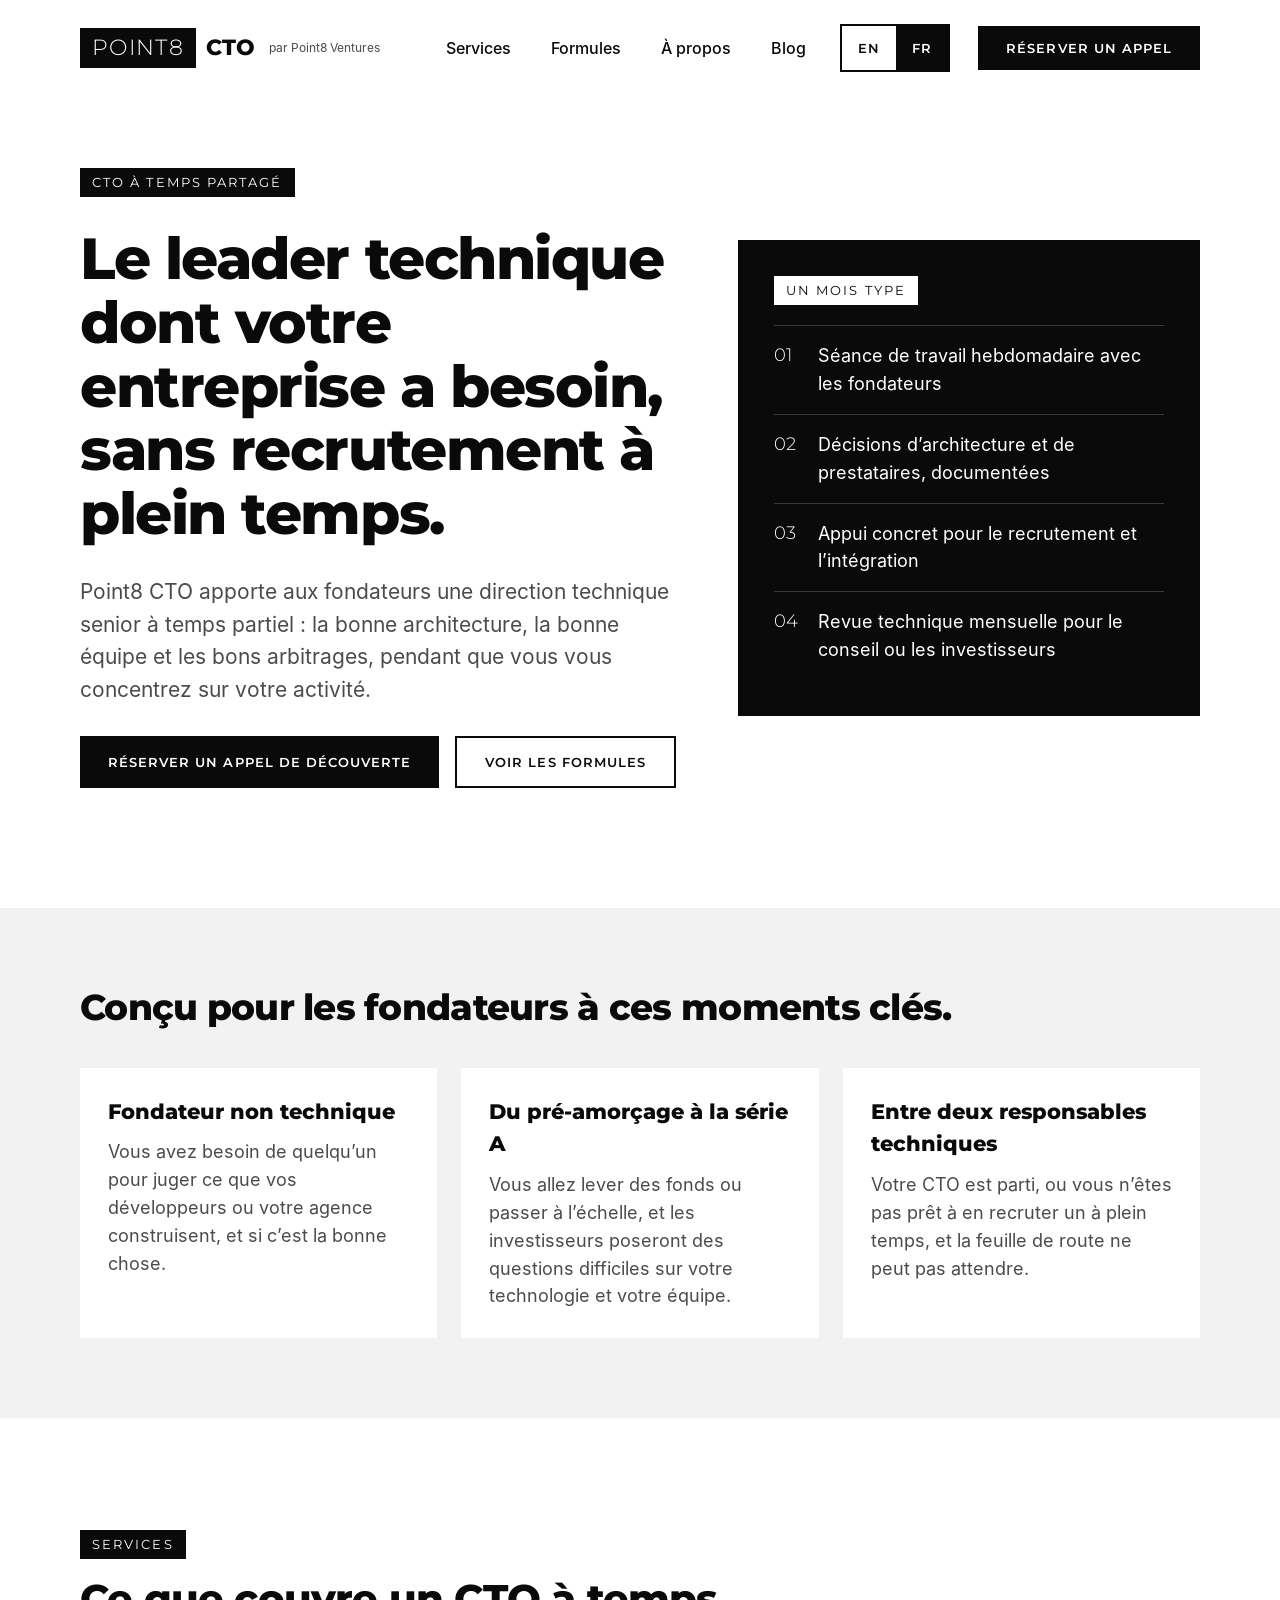
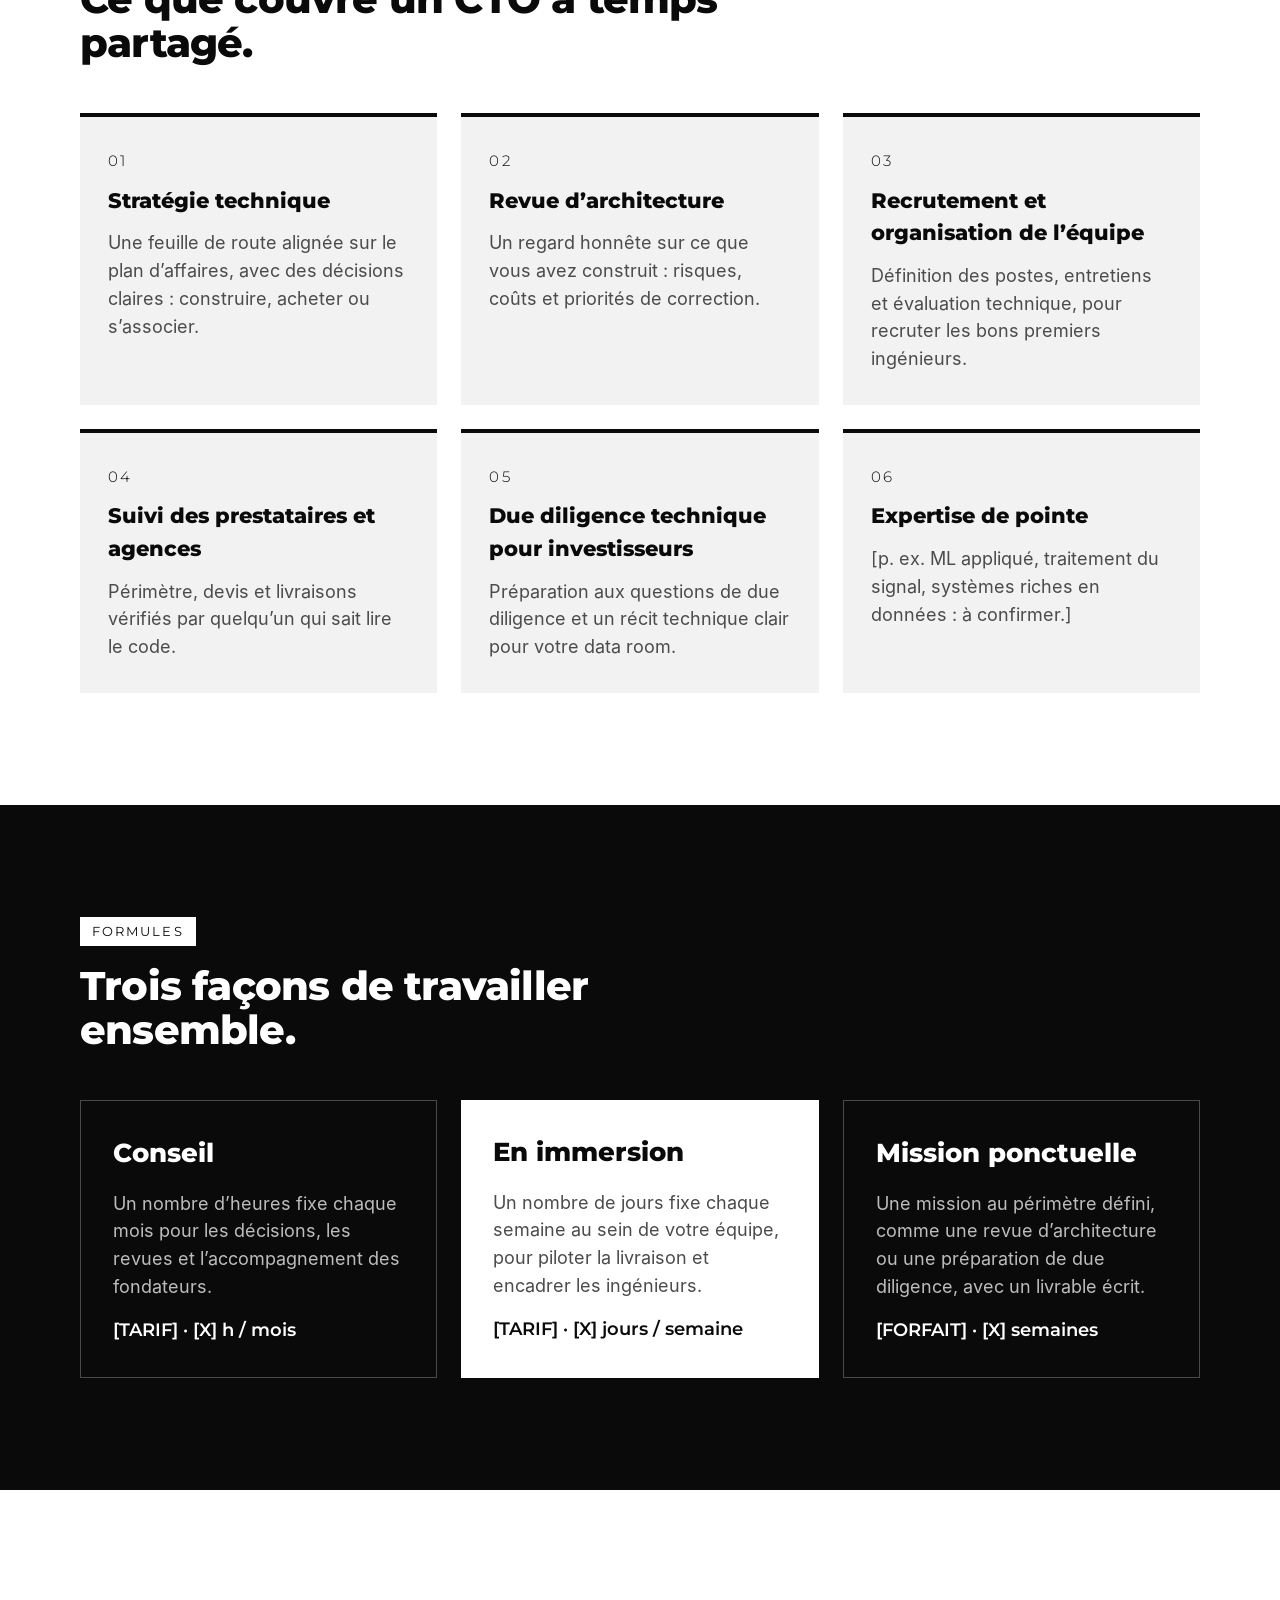
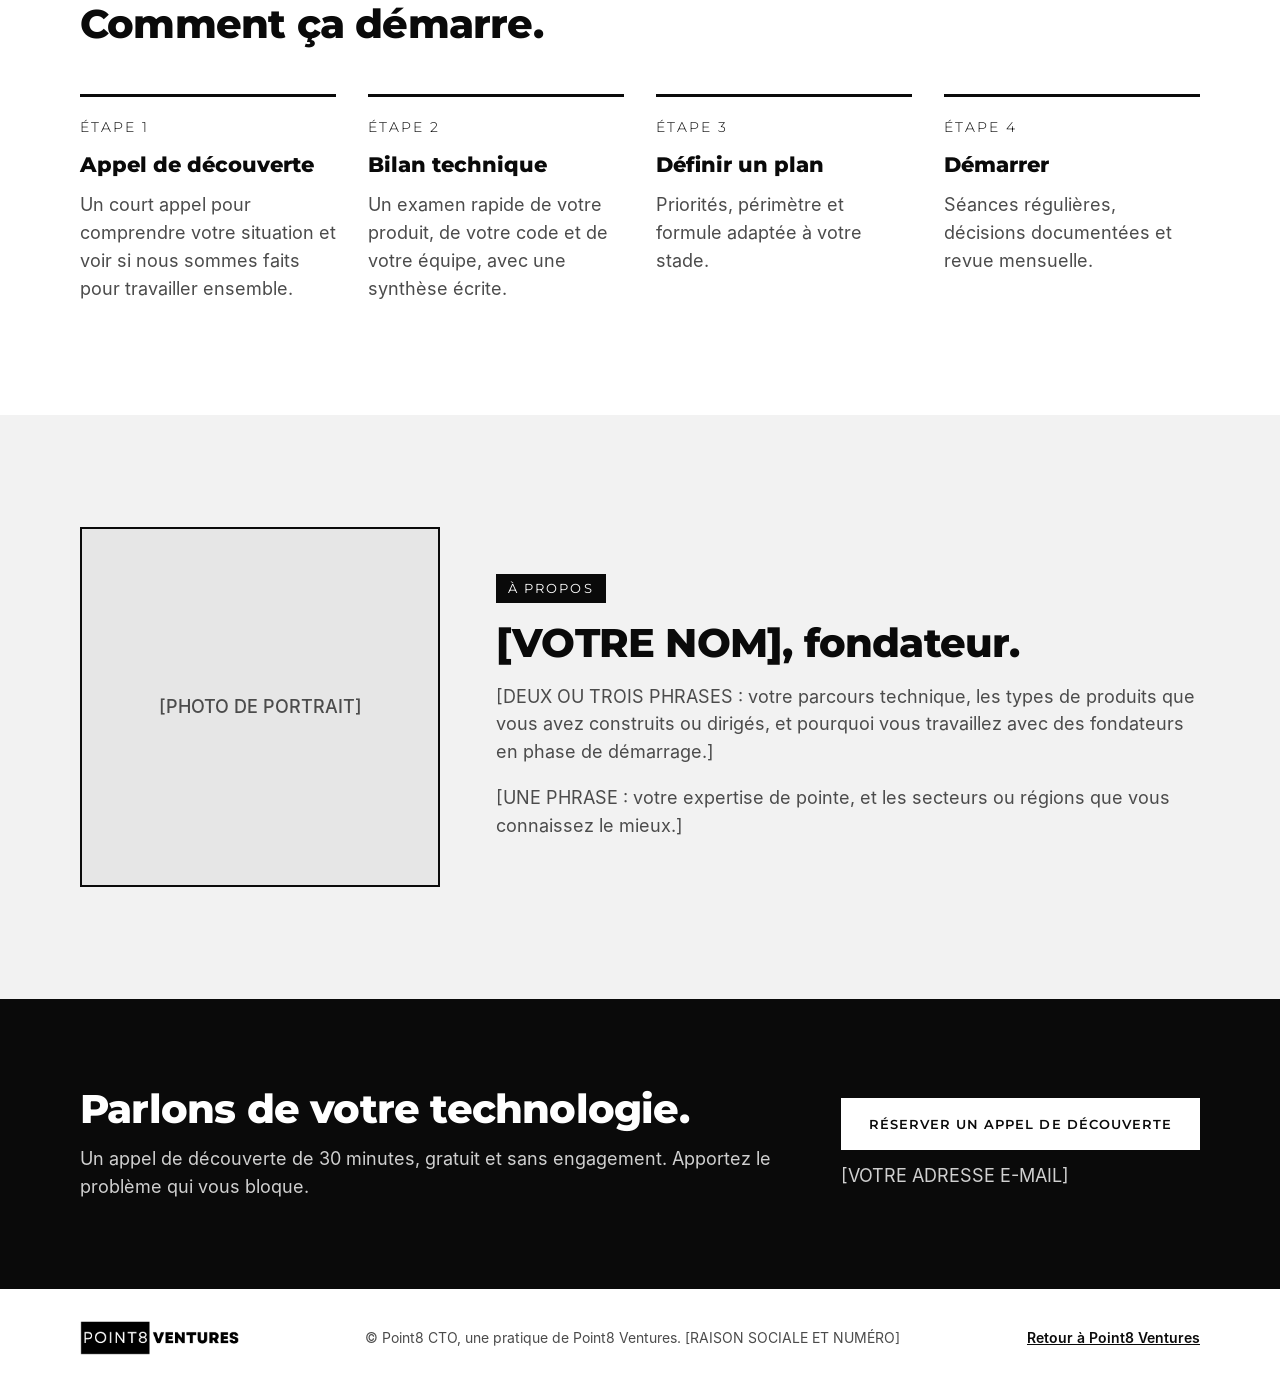
<file: fr/cto.html>
<!doctype html>
<html lang="fr">
<head>
<meta charset="utf-8">
<meta name="viewport" content="width=device-width, initial-scale=1">
<title>Point8 CTO | CTO à temps partagé pour fondateurs</title>
<meta name="description" content="Une direction technique senior à temps partiel : stratégie, revue d’architecture, recrutement, suivi des prestataires et due diligence technique pour investisseurs.">
<meta name="theme-color" content="#0A0A0A">
<meta property="og:type" content="website">
<meta property="og:title" content="Point8 CTO | CTO à temps partagé pour fondateurs">
<meta property="og:description" content="Une direction technique senior à temps partiel : stratégie, revue d’architecture, recrutement, suivi des prestataires et due diligence technique pour investisseurs.">
<meta property="og:image" content="../assets/og-image.png">
<link rel="icon" type="image/png" href="../assets/favicon.png">
<link rel="apple-touch-icon" href="../assets/apple-touch-icon.png">
<link rel="stylesheet" href="../assets/site.css">
</head>
<body>
<div style="width: 100%; background: #FFFFFF; color: #0A0A0A; font-family: 'Inter', system-ui, sans-serif; font-size: 18px; line-height: 1.55">
<a class="skip" href="#main">Aller au contenu</a>
<header>
<!-- NAV -->
<div style="max-width: 1200px; margin: 0 auto; box-sizing: border-box; padding: 24px 40px; display: flex; flex-wrap: wrap; align-items: center; justify-content: space-between; gap: 16px">
<a href="index.html" aria-label="Point8 CTO, by Point8 Ventures" style="display: flex; align-items: center; gap: 14px; text-decoration: none; color: #0A0A0A">
<span style="display: inline-flex; align-items: center; gap: 10px"><span style="background: #0A0A0A; color: #FFFFFF; font-family: 'Montserrat', sans-serif; font-weight: 300; font-size: 22px; letter-spacing: 0.06em; padding: 9px 12px; line-height: 1">POINT8</span><span style="font-family: 'Montserrat', sans-serif; font-weight: 800; font-size: 22px; line-height: 1">CTO</span></span>
<span style="font-size: 12px; color: #4B4B4B">par Point8 Ventures</span>
</a>
<nav aria-label="Principale" style="display: flex; flex-wrap: wrap; align-items: center; gap: 28px">
<a href="#services" style="display: inline-flex; align-items: center; min-height: 44px; padding: 0 6px; color: #0A0A0A; text-decoration: none; font-weight: 500; font-size: 16px">Services</a>
<a href="#engagements" style="display: inline-flex; align-items: center; min-height: 44px; padding: 0 6px; color: #0A0A0A; text-decoration: none; font-weight: 500; font-size: 16px">Formules</a>
<a href="#about" style="display: inline-flex; align-items: center; min-height: 44px; padding: 0 6px; color: #0A0A0A; text-decoration: none; font-weight: 500; font-size: 16px">À propos</a>
<a href="blog.html" style="display: inline-flex; align-items: center; min-height: 44px; padding: 0 6px; color: #0A0A0A; text-decoration: none; font-weight: 500; font-size: 16px">Blog</a>
<div role="group" aria-label="Language / Langue" style="display: inline-flex; border: 2px solid #0A0A0A"><a href="../cto.html" lang="en" style="display: inline-flex; align-items: center; min-height: 44px; padding: 0 16px; box-sizing: border-box; text-decoration: none; font-family: 'Montserrat', sans-serif; font-weight: 600; font-size: 13px; letter-spacing: 0.08em; background: transparent; color: #0A0A0A">EN</a><a href="cto.html" lang="fr" aria-current="page" style="display: inline-flex; align-items: center; min-height: 44px; padding: 0 16px; box-sizing: border-box; text-decoration: none; font-family: 'Montserrat', sans-serif; font-weight: 600; font-size: 13px; letter-spacing: 0.08em; background: #0A0A0A; color: #FFFFFF">FR</a></div>
<a href="#book" style="display: inline-flex; align-items: center; min-height: 44px; padding: 0 28px; box-sizing: border-box; text-decoration: none; font-family: 'Montserrat', sans-serif; font-weight: 600; font-size: 13px; letter-spacing: 0.08em; text-transform: uppercase; background: #0A0A0A; color: #FFFFFF">Réserver un appel</a>
</nav>
</div>

</header>
<main id="main"><!-- HERO -->
<div style="max-width: 1200px; margin: 0 auto; box-sizing: border-box; padding: 72px 40px 120px; display: flex; flex-wrap: wrap; align-items: center; gap: 56px">
<div style="flex: 1 1 520px; min-width: 0; display: flex; flex-direction: column; gap: 30px">
<span style="align-self: flex-start; display: inline-block; background: #0A0A0A; color: #FFFFFF; font-family: 'Montserrat', sans-serif; font-weight: 400; font-size: 13px; letter-spacing: 0.16em; text-transform: uppercase; padding: 8px 12px; line-height: 1">CTO à temps partagé</span>
<h1 style="margin: 0; font-family: 'Montserrat', sans-serif; font-weight: 800; font-size: 58px; line-height: 1.1; letter-spacing: -0.025em">Le leader technique dont votre entreprise a besoin, sans recrutement à plein temps.</h1>
<p style="margin: 0; font-size: 21px; color: #4B4B4B; max-width: 620px">Point8 CTO apporte aux fondateurs une direction technique senior à temps partiel : la bonne architecture, la bonne équipe et les bons arbitrages, pendant que vous vous concentrez sur votre activité.</p>
<div style="display: flex; flex-wrap: wrap; gap: 16px">
<a href="#book" style="display: inline-flex; align-items: center; min-height: 52px; padding: 0 28px; box-sizing: border-box; text-decoration: none; font-family: 'Montserrat', sans-serif; font-weight: 600; font-size: 13px; letter-spacing: 0.08em; text-transform: uppercase; background: #0A0A0A; color: #FFFFFF">Réserver un appel de découverte</a>
<a href="#engagements" style="display: inline-flex; align-items: center; min-height: 52px; padding: 0 28px; box-sizing: border-box; text-decoration: none; font-family: 'Montserrat', sans-serif; font-weight: 600; font-size: 13px; letter-spacing: 0.08em; text-transform: uppercase; border: 2px solid #0A0A0A; color: #0A0A0A">Voir les formules</a>
</div>
</div>
<div style="flex: 1 1 380px; min-width: 0; box-sizing: border-box; display: flex; flex-direction: column; gap: 20px; padding: 36px; background: #0A0A0A; color: #FFFFFF">
<span style="align-self: flex-start; display: inline-block; background: #FFFFFF; color: #0A0A0A; font-family: 'Montserrat', sans-serif; font-weight: 400; font-size: 13px; letter-spacing: 0.16em; text-transform: uppercase; padding: 8px 12px; line-height: 1">Un mois type</span>
<div style="display: flex; flex-direction: column">
<div style="display: flex; gap: 16px; padding: 16px 0; border-top: 1px solid #3A3A3A"><span style="font-family: 'Montserrat', sans-serif; font-weight: 300; min-width: 28px">01</span><span>Séance de travail hebdomadaire avec les fondateurs</span></div>
<div style="display: flex; gap: 16px; padding: 16px 0; border-top: 1px solid #3A3A3A"><span style="font-family: 'Montserrat', sans-serif; font-weight: 300; min-width: 28px">02</span><span>Décisions d’architecture et de prestataires, documentées</span></div>
<div style="display: flex; gap: 16px; padding: 16px 0; border-top: 1px solid #3A3A3A"><span style="font-family: 'Montserrat', sans-serif; font-weight: 300; min-width: 28px">03</span><span>Appui concret pour le recrutement et l’intégration</span></div>
<div style="display: flex; gap: 16px; padding: 16px 0; border-top: 1px solid #3A3A3A"><span style="font-family: 'Montserrat', sans-serif; font-weight: 300; min-width: 28px">04</span><span>Revue technique mensuelle pour le conseil ou les investisseurs</span></div>
</div>
</div>
</div>

<!-- WHO IT'S FOR -->
<div style="background: #F2F2F2">
<div style="max-width: 1200px; margin: 0 auto; box-sizing: border-box; padding: 80px 40px; display: flex; flex-direction: column; gap: 40px">
<h2 style="margin: 0; font-family: 'Montserrat', sans-serif; font-weight: 800; font-size: 36px; line-height: 1.1; letter-spacing: -0.02em; color: #0A0A0A">Conçu pour les fondateurs à ces moments clés.</h2>
<div style="display: flex; flex-wrap: wrap; gap: 24px">
<div style="flex: 1 1 300px; min-width: 0; display: flex; flex-direction: column; gap: 10px; padding: 28px; background: #FFFFFF">
<span style="font-family: 'Montserrat', sans-serif; font-weight: 800; font-size: 21px">Fondateur non technique</span>
<span style="color: #4B4B4B">Vous avez besoin de quelqu’un pour juger ce que vos développeurs ou votre agence construisent, et si c’est la bonne chose.</span>
</div><div style="flex: 1 1 300px; min-width: 0; display: flex; flex-direction: column; gap: 10px; padding: 28px; background: #FFFFFF">
<span style="font-family: 'Montserrat', sans-serif; font-weight: 800; font-size: 21px">Du pré-amorçage à la série A</span>
<span style="color: #4B4B4B">Vous allez lever des fonds ou passer à l’échelle, et les investisseurs poseront des questions difficiles sur votre technologie et votre équipe.</span>
</div><div style="flex: 1 1 300px; min-width: 0; display: flex; flex-direction: column; gap: 10px; padding: 28px; background: #FFFFFF">
<span style="font-family: 'Montserrat', sans-serif; font-weight: 800; font-size: 21px">Entre deux responsables techniques</span>
<span style="color: #4B4B4B">Votre CTO est parti, ou vous n’êtes pas prêt à en recruter un à plein temps, et la feuille de route ne peut pas attendre.</span>
</div>
</div>
</div>
</div>

<!-- SERVICES -->
<div id="services" style="max-width: 1200px; margin: 0 auto; box-sizing: border-box; padding: 112px 40px; display: flex; flex-direction: column; gap: 48px">
<div style="display: flex; flex-direction: column; gap: 18px; max-width: 640px">
<span style="align-self: flex-start; display: inline-block; background: #0A0A0A; color: #FFFFFF; font-family: 'Montserrat', sans-serif; font-weight: 400; font-size: 13px; letter-spacing: 0.16em; text-transform: uppercase; padding: 8px 12px; line-height: 1">Services</span>
<h2 style="margin: 0; font-family: 'Montserrat', sans-serif; font-weight: 800; font-size: 40px; line-height: 1.1; letter-spacing: -0.02em; color: #0A0A0A">Ce que couvre un CTO à temps partagé.</h2>
</div>
<div style="display: flex; flex-wrap: wrap; gap: 24px">
<div style="flex: 1 1 320px; min-width: 0; box-sizing: border-box; display: flex; flex-direction: column; gap: 12px; padding: 32px 28px; background: #F2F2F2; border-top: 4px solid #0A0A0A">
<span aria-hidden="true" style="font-family: 'Montserrat', sans-serif; font-weight: 300; font-size: 15px; letter-spacing: 0.16em">01</span>
<span style="font-family: 'Montserrat', sans-serif; font-weight: 800; font-size: 21px">Stratégie technique</span>
<span style="color: #4B4B4B">Une feuille de route alignée sur le plan d’affaires, avec des décisions claires : construire, acheter ou s’associer.</span>
</div><div style="flex: 1 1 320px; min-width: 0; box-sizing: border-box; display: flex; flex-direction: column; gap: 12px; padding: 32px 28px; background: #F2F2F2; border-top: 4px solid #0A0A0A">
<span aria-hidden="true" style="font-family: 'Montserrat', sans-serif; font-weight: 300; font-size: 15px; letter-spacing: 0.16em">02</span>
<span style="font-family: 'Montserrat', sans-serif; font-weight: 800; font-size: 21px">Revue d’architecture</span>
<span style="color: #4B4B4B">Un regard honnête sur ce que vous avez construit : risques, coûts et priorités de correction.</span>
</div><div style="flex: 1 1 320px; min-width: 0; box-sizing: border-box; display: flex; flex-direction: column; gap: 12px; padding: 32px 28px; background: #F2F2F2; border-top: 4px solid #0A0A0A">
<span aria-hidden="true" style="font-family: 'Montserrat', sans-serif; font-weight: 300; font-size: 15px; letter-spacing: 0.16em">03</span>
<span style="font-family: 'Montserrat', sans-serif; font-weight: 800; font-size: 21px">Recrutement et organisation de l’équipe</span>
<span style="color: #4B4B4B">Définition des postes, entretiens et évaluation technique, pour recruter les bons premiers ingénieurs.</span>
</div><div style="flex: 1 1 320px; min-width: 0; box-sizing: border-box; display: flex; flex-direction: column; gap: 12px; padding: 32px 28px; background: #F2F2F2; border-top: 4px solid #0A0A0A">
<span aria-hidden="true" style="font-family: 'Montserrat', sans-serif; font-weight: 300; font-size: 15px; letter-spacing: 0.16em">04</span>
<span style="font-family: 'Montserrat', sans-serif; font-weight: 800; font-size: 21px">Suivi des prestataires et agences</span>
<span style="color: #4B4B4B">Périmètre, devis et livraisons vérifiés par quelqu’un qui sait lire le code.</span>
</div><div style="flex: 1 1 320px; min-width: 0; box-sizing: border-box; display: flex; flex-direction: column; gap: 12px; padding: 32px 28px; background: #F2F2F2; border-top: 4px solid #0A0A0A">
<span aria-hidden="true" style="font-family: 'Montserrat', sans-serif; font-weight: 300; font-size: 15px; letter-spacing: 0.16em">05</span>
<span style="font-family: 'Montserrat', sans-serif; font-weight: 800; font-size: 21px">Due diligence technique pour investisseurs</span>
<span style="color: #4B4B4B">Préparation aux questions de due diligence et un récit technique clair pour votre data room.</span>
</div><div style="flex: 1 1 320px; min-width: 0; box-sizing: border-box; display: flex; flex-direction: column; gap: 12px; padding: 32px 28px; background: #F2F2F2; border-top: 4px solid #0A0A0A">
<span aria-hidden="true" style="font-family: 'Montserrat', sans-serif; font-weight: 300; font-size: 15px; letter-spacing: 0.16em">06</span>
<span style="font-family: 'Montserrat', sans-serif; font-weight: 800; font-size: 21px">Expertise de pointe</span>
<span style="color: #4B4B4B">[p. ex. ML appliqué, traitement du signal, systèmes riches en données : à confirmer.]</span>
</div>
</div>
</div>

<!-- ENGAGEMENTS -->
<div id="engagements" style="background: #0A0A0A; color: #FFFFFF">
<div style="max-width: 1200px; margin: 0 auto; box-sizing: border-box; padding: 112px 40px; display: flex; flex-direction: column; gap: 48px">
<div style="display: flex; flex-direction: column; gap: 18px; max-width: 640px">
<span style="align-self: flex-start; display: inline-block; background: #FFFFFF; color: #0A0A0A; font-family: 'Montserrat', sans-serif; font-weight: 400; font-size: 13px; letter-spacing: 0.16em; text-transform: uppercase; padding: 8px 12px; line-height: 1">Formules</span>
<h2 style="margin: 0; font-family: 'Montserrat', sans-serif; font-weight: 800; font-size: 40px; line-height: 1.1; letter-spacing: -0.02em; color: #FFFFFF">Trois façons de travailler ensemble.</h2>
</div>
<div style="display: flex; flex-wrap: wrap; gap: 24px">
<div style="flex: 1 1 320px; min-width: 0; box-sizing: border-box; display: flex; flex-direction: column; gap: 16px; padding: 32px; border: 1px solid #4A4A4A">
<span style="font-family: 'Montserrat', sans-serif; font-weight: 800; font-size: 26px">Conseil</span>
<span style="color: #BDBDBD">Un nombre d’heures fixe chaque mois pour les décisions, les revues et l’accompagnement des fondateurs.</span>
<span style="font-family: 'Montserrat', sans-serif; font-weight: 600; font-size: 18px">[TARIF] · [X] h / mois</span>
</div>
<div style="flex: 1 1 320px; min-width: 0; box-sizing: border-box; display: flex; flex-direction: column; gap: 16px; padding: 32px; background: #FFFFFF; color: #0A0A0A">
<span style="font-family: 'Montserrat', sans-serif; font-weight: 800; font-size: 26px">En immersion</span>
<span style="color: #4B4B4B">Un nombre de jours fixe chaque semaine au sein de votre équipe, pour piloter la livraison et encadrer les ingénieurs.</span>
<span style="font-family: 'Montserrat', sans-serif; font-weight: 600; font-size: 18px">[TARIF] · [X] jours / semaine</span>
</div>
<div style="flex: 1 1 320px; min-width: 0; box-sizing: border-box; display: flex; flex-direction: column; gap: 16px; padding: 32px; border: 1px solid #4A4A4A">
<span style="font-family: 'Montserrat', sans-serif; font-weight: 800; font-size: 26px">Mission ponctuelle</span>
<span style="color: #BDBDBD">Une mission au périmètre défini, comme une revue d’architecture ou une préparation de due diligence, avec un livrable écrit.</span>
<span style="font-family: 'Montserrat', sans-serif; font-weight: 600; font-size: 18px">[FORFAIT] · [X] semaines</span>
</div>
</div>
</div>
</div>

<!-- PROCESS -->
<div style="max-width: 1200px; margin: 0 auto; box-sizing: border-box; padding: 112px 40px; display: flex; flex-direction: column; gap: 48px">
<h2 style="margin: 0; font-family: 'Montserrat', sans-serif; font-weight: 800; font-size: 40px; line-height: 1.1; letter-spacing: -0.02em; color: #0A0A0A">Comment ça démarre.</h2>
<div style="display: flex; flex-wrap: wrap; gap: 32px">
<div style="flex: 1 1 220px; min-width: 0; display: flex; flex-direction: column; gap: 10px; border-top: 3px solid #0A0A0A; padding-top: 20px">
<span style="font-family: 'Montserrat', sans-serif; font-weight: 300; font-size: 14px; letter-spacing: 0.14em; text-transform: uppercase">Étape 1</span>
<span style="font-family: 'Montserrat', sans-serif; font-weight: 800; font-size: 21px">Appel de découverte</span>
<span style="color: #4B4B4B">Un court appel pour comprendre votre situation et voir si nous sommes faits pour travailler ensemble.</span>
</div><div style="flex: 1 1 220px; min-width: 0; display: flex; flex-direction: column; gap: 10px; border-top: 3px solid #0A0A0A; padding-top: 20px">
<span style="font-family: 'Montserrat', sans-serif; font-weight: 300; font-size: 14px; letter-spacing: 0.14em; text-transform: uppercase">Étape 2</span>
<span style="font-family: 'Montserrat', sans-serif; font-weight: 800; font-size: 21px">Bilan technique</span>
<span style="color: #4B4B4B">Un examen rapide de votre produit, de votre code et de votre équipe, avec une synthèse écrite.</span>
</div><div style="flex: 1 1 220px; min-width: 0; display: flex; flex-direction: column; gap: 10px; border-top: 3px solid #0A0A0A; padding-top: 20px">
<span style="font-family: 'Montserrat', sans-serif; font-weight: 300; font-size: 14px; letter-spacing: 0.14em; text-transform: uppercase">Étape 3</span>
<span style="font-family: 'Montserrat', sans-serif; font-weight: 800; font-size: 21px">Définir un plan</span>
<span style="color: #4B4B4B">Priorités, périmètre et formule adaptée à votre stade.</span>
</div><div style="flex: 1 1 220px; min-width: 0; display: flex; flex-direction: column; gap: 10px; border-top: 3px solid #0A0A0A; padding-top: 20px">
<span style="font-family: 'Montserrat', sans-serif; font-weight: 300; font-size: 14px; letter-spacing: 0.14em; text-transform: uppercase">Étape 4</span>
<span style="font-family: 'Montserrat', sans-serif; font-weight: 800; font-size: 21px">Démarrer</span>
<span style="color: #4B4B4B">Séances régulières, décisions documentées et revue mensuelle.</span>
</div>
</div>
</div>

<!-- ABOUT -->
<div id="about" style="background: #F2F2F2">
<div style="max-width: 1200px; margin: 0 auto; box-sizing: border-box; padding: 112px 40px; display: flex; flex-wrap: wrap; align-items: center; gap: 56px">
<div style="flex: 0 1 360px; min-width: 240px; aspect-ratio: 1 / 1; display: flex; align-items: center; justify-content: center; border: 2px solid #0A0A0A; background: #E6E6E6; color: #4B4B4B; font-weight: 500; text-align: center; padding: 24px; box-sizing: border-box">[PHOTO DE PORTRAIT]</div>
<div style="flex: 1 1 480px; min-width: 0; display: flex; flex-direction: column; gap: 18px">
<span style="align-self: flex-start; display: inline-block; background: #0A0A0A; color: #FFFFFF; font-family: 'Montserrat', sans-serif; font-weight: 400; font-size: 13px; letter-spacing: 0.16em; text-transform: uppercase; padding: 8px 12px; line-height: 1">À propos</span>
<h2 style="margin: 0; font-family: 'Montserrat', sans-serif; font-weight: 800; font-size: 40px; line-height: 1.1; letter-spacing: -0.02em; color: #0A0A0A">[VOTRE NOM], fondateur.</h2>
<p style="margin: 0; color: #4B4B4B">[DEUX OU TROIS PHRASES : votre parcours technique, les types de produits que vous avez construits ou dirigés, et pourquoi vous travaillez avec des fondateurs en phase de démarrage.]</p>
<p style="margin: 0; color: #4B4B4B">[UNE PHRASE : votre expertise de pointe, et les secteurs ou régions que vous connaissez le mieux.]</p>
</div>
</div>
</div>

<!-- BOOK A CALL -->
<div id="book" style="background: #0A0A0A; color: #FFFFFF">
<div style="max-width: 1200px; margin: 0 auto; box-sizing: border-box; padding: 88px 40px; display: flex; flex-wrap: wrap; align-items: center; justify-content: space-between; gap: 32px">
<div style="flex: 1 1 480px; min-width: 0; display: flex; flex-direction: column; gap: 14px">
<h2 style="margin: 0; font-family: 'Montserrat', sans-serif; font-weight: 800; font-size: 40px; line-height: 1.1; letter-spacing: -0.02em; color: #FFFFFF">Parlons de votre technologie.</h2>
<p style="margin: 0; color: #D0D0D0">Un appel de découverte de 30 minutes, gratuit et sans engagement. Apportez le problème qui vous bloque.</p>
</div>
<div style="display: flex; flex-direction: column; gap: 12px; align-items: flex-start">
<a href="#book" style="display: inline-flex; align-items: center; min-height: 52px; padding: 0 28px; box-sizing: border-box; text-decoration: none; font-family: 'Montserrat', sans-serif; font-weight: 600; font-size: 13px; letter-spacing: 0.08em; text-transform: uppercase; background: #FFFFFF; color: #0A0A0A">Réserver un appel de découverte</a>
<span style="color: #D0D0D0">[VOTRE ADRESSE E-MAIL]</span>
</div>
</div>
</div>

</main>
<footer><!-- FOOTER -->
<div style="max-width: 1200px; margin: 0 auto; box-sizing: border-box; padding: 32px 40px; display: flex; flex-wrap: wrap; align-items: center; justify-content: space-between; gap: 16px; color: #4B4B4B; font-size: 14px">
<a href="index.html" style="display: block; line-height: 0"><img src="../assets/logo-horizontal.png" alt="Point8 Ventures" style="height: 34px; width: auto; display: block"></a>
<span>© Point8 CTO, une pratique de Point8 Ventures. [RAISON SOCIALE ET NUMÉRO]</span>
<a href="index.html" style="color: #0A0A0A; font-weight: 600">Retour à Point8 Ventures</a>
</div>
</footer>
</div>
</body>
</html>
</file>
<file: assets/site.css>
@font-face{font-family:'Montserrat';font-style:normal;font-weight:300 800;font-display:swap;src:url(fonts/montserrat-var.woff2) format('woff2')}
@font-face{font-family:'Inter';font-style:normal;font-weight:400;font-display:swap;src:url(fonts/inter-400.woff2) format('woff2')}
@font-face{font-family:'Inter';font-style:normal;font-weight:500;font-display:swap;src:url(fonts/inter-500.woff2) format('woff2')}
@font-face{font-family:'Inter';font-style:normal;font-weight:600;font-display:swap;src:url(fonts/inter-600.woff2) format('woff2')}
body{margin:0}
a:hover{opacity:.8}
a:focus-visible{outline:3px solid #0A0A0A;outline-offset:3px;box-shadow:0 0 0 3px #FFFFFF}
.skip{position:absolute;left:-9999px;top:8px;z-index:10;background:#0A0A0A;color:#FFFFFF;padding:12px 20px;font-family:'Montserrat',sans-serif;font-weight:600;text-decoration:none}
.skip:focus{left:16px}
img{max-width:100%}
html,body{overflow-x:clip}
h1,h2,h3{overflow-wrap:break-word}
@media (max-width:600px){h1,h2,h3{hyphens:auto;-webkit-hyphens:auto}}
</file>
